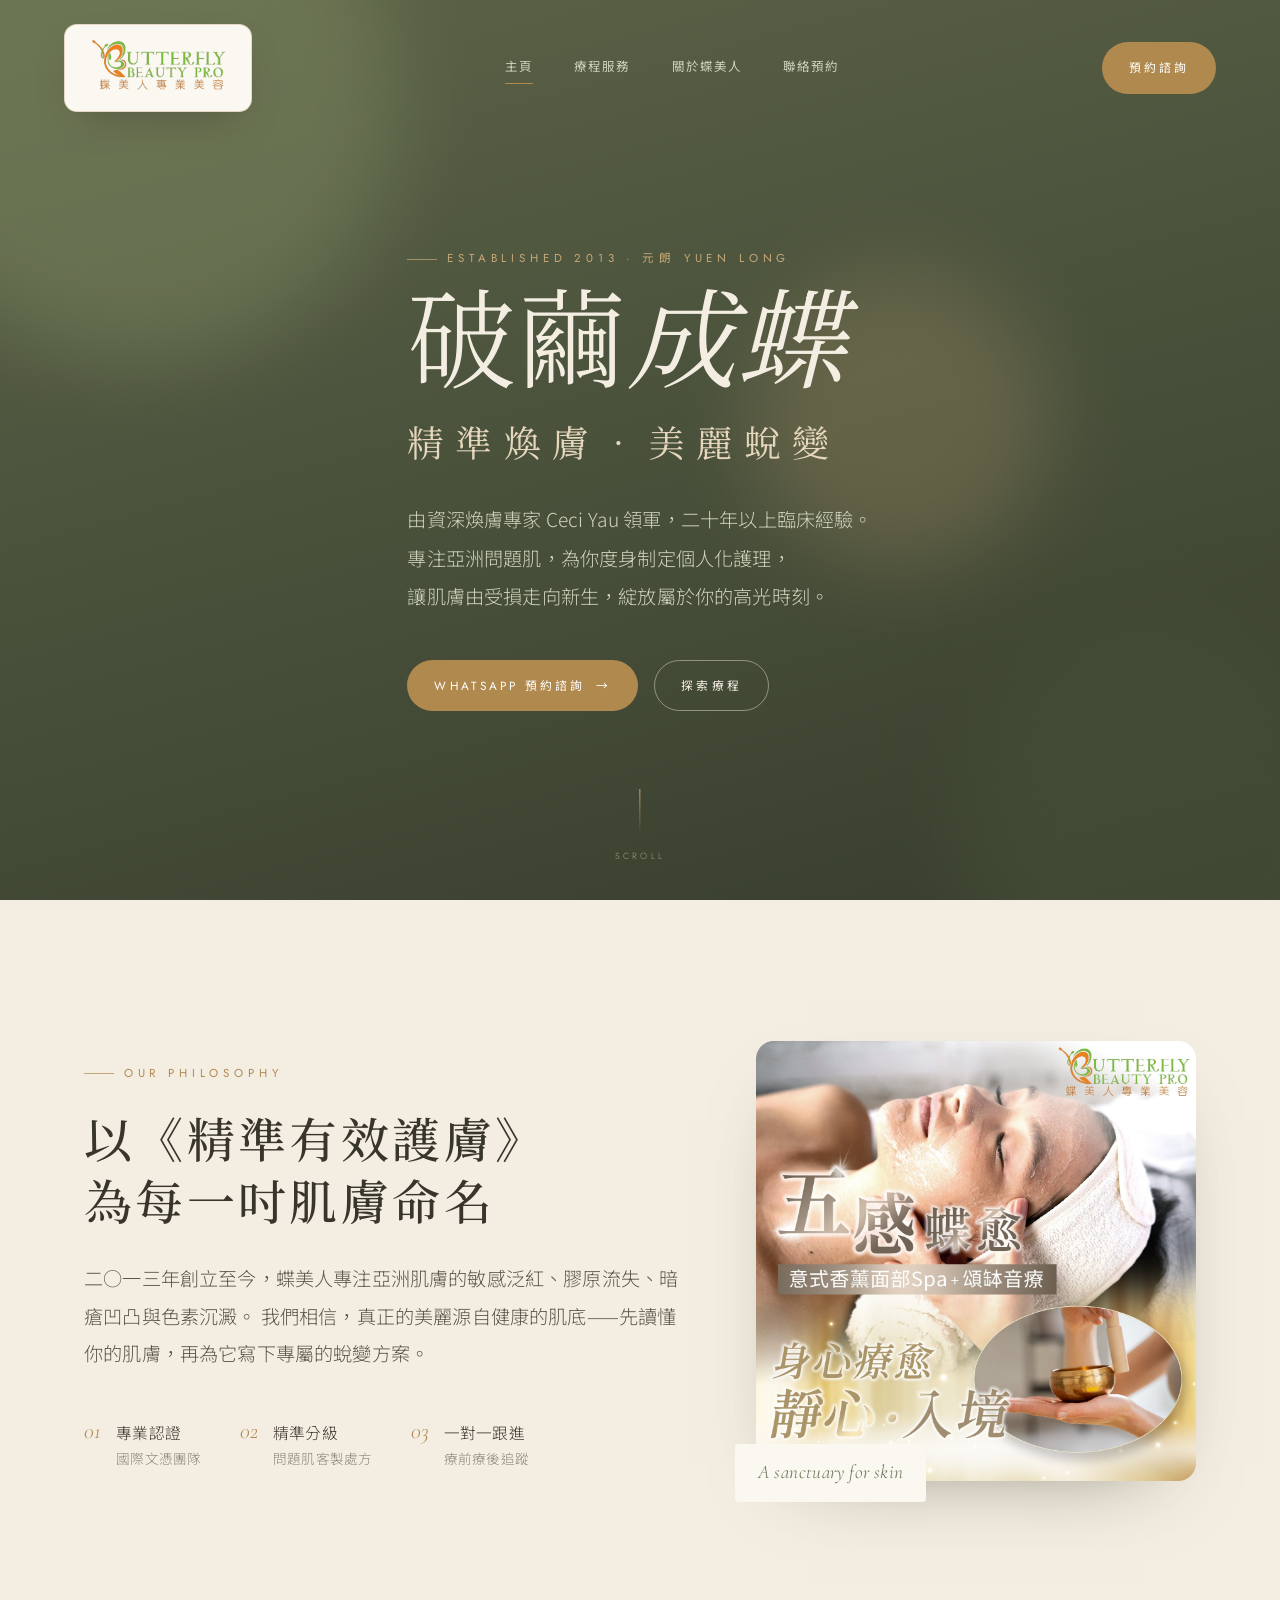
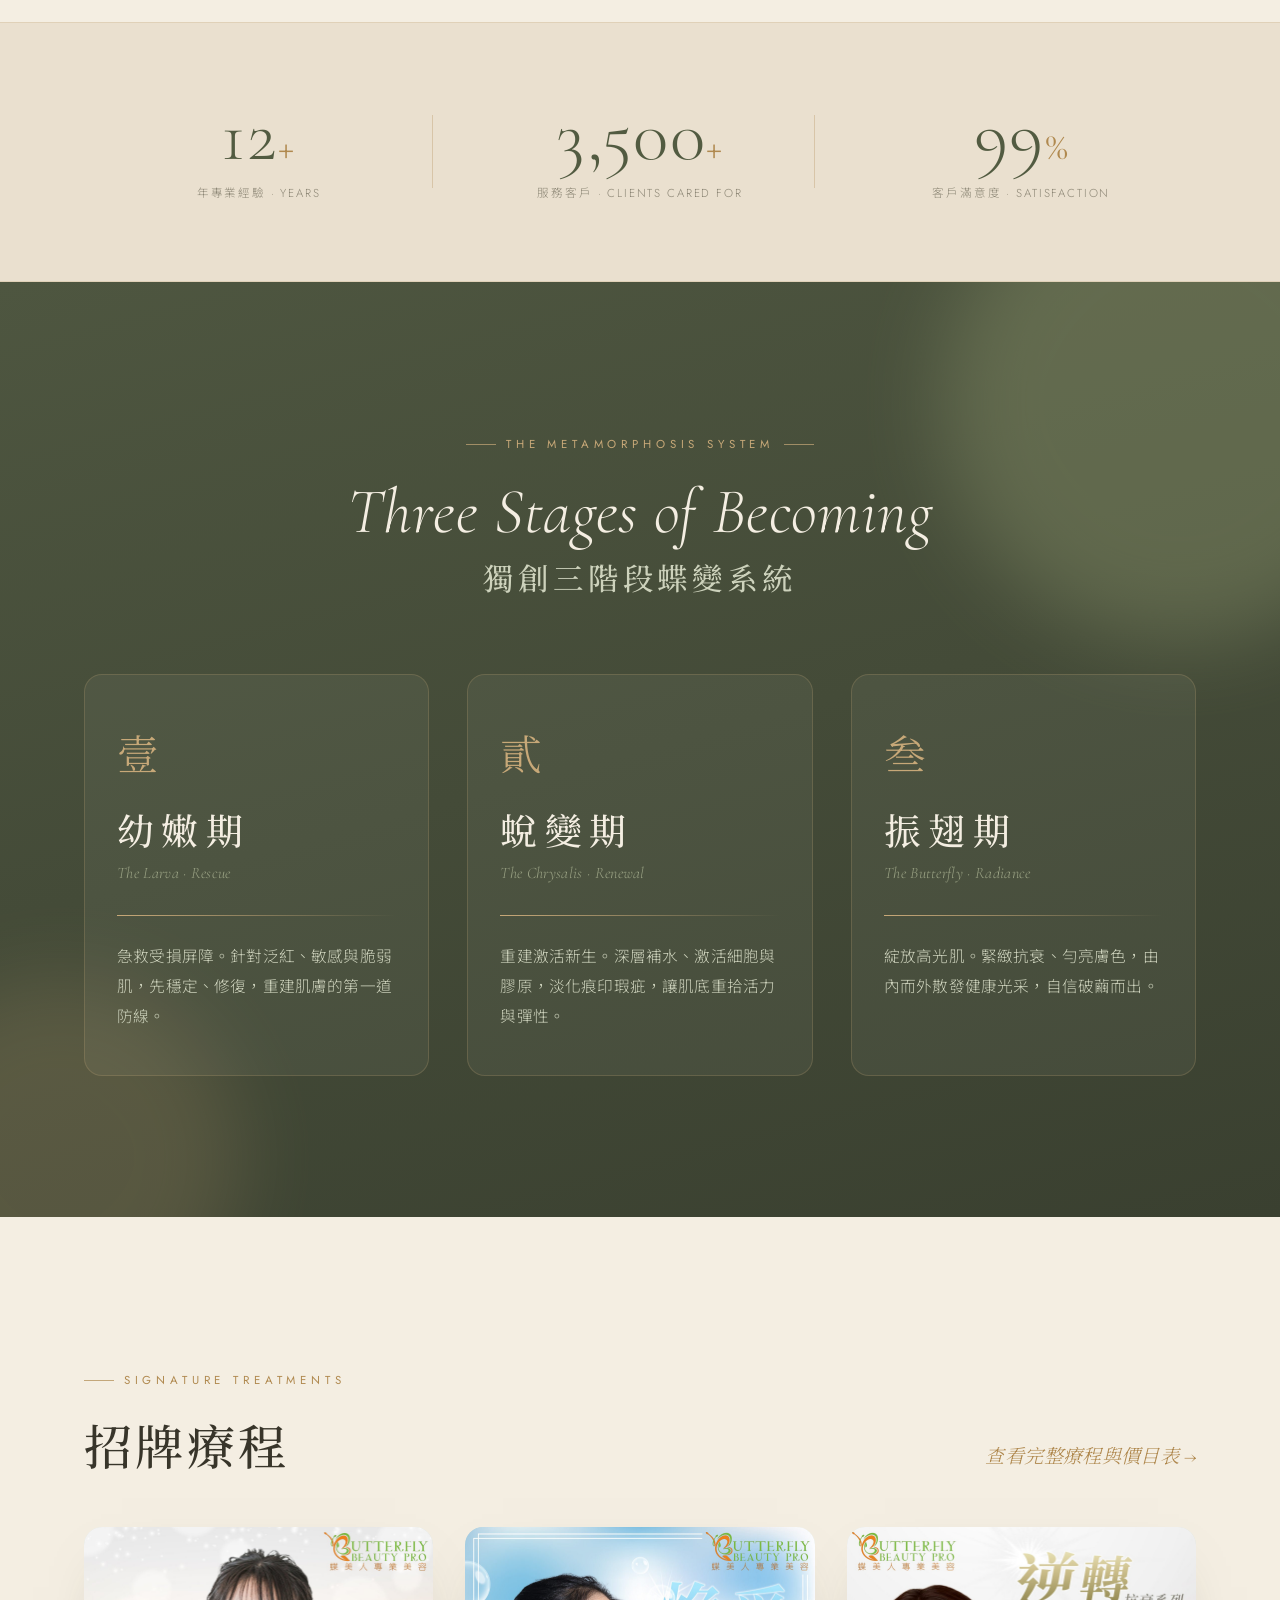
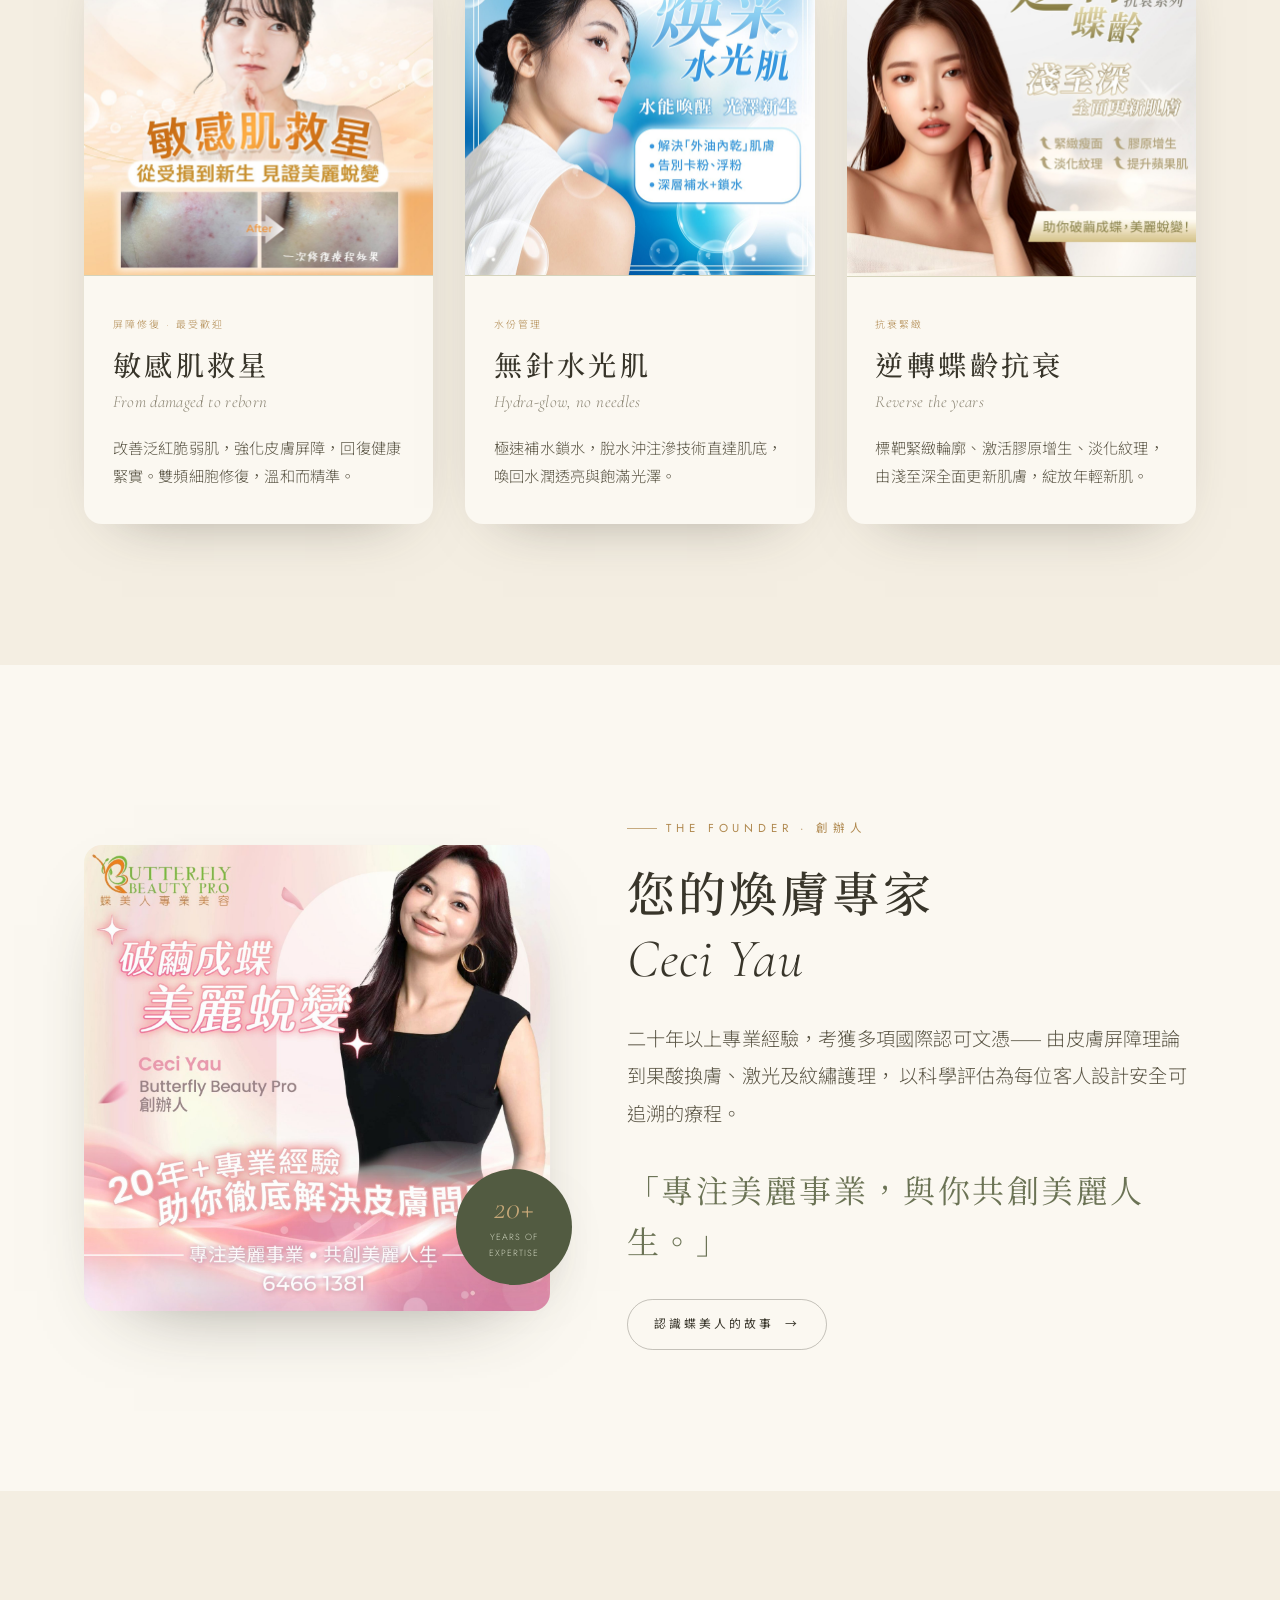
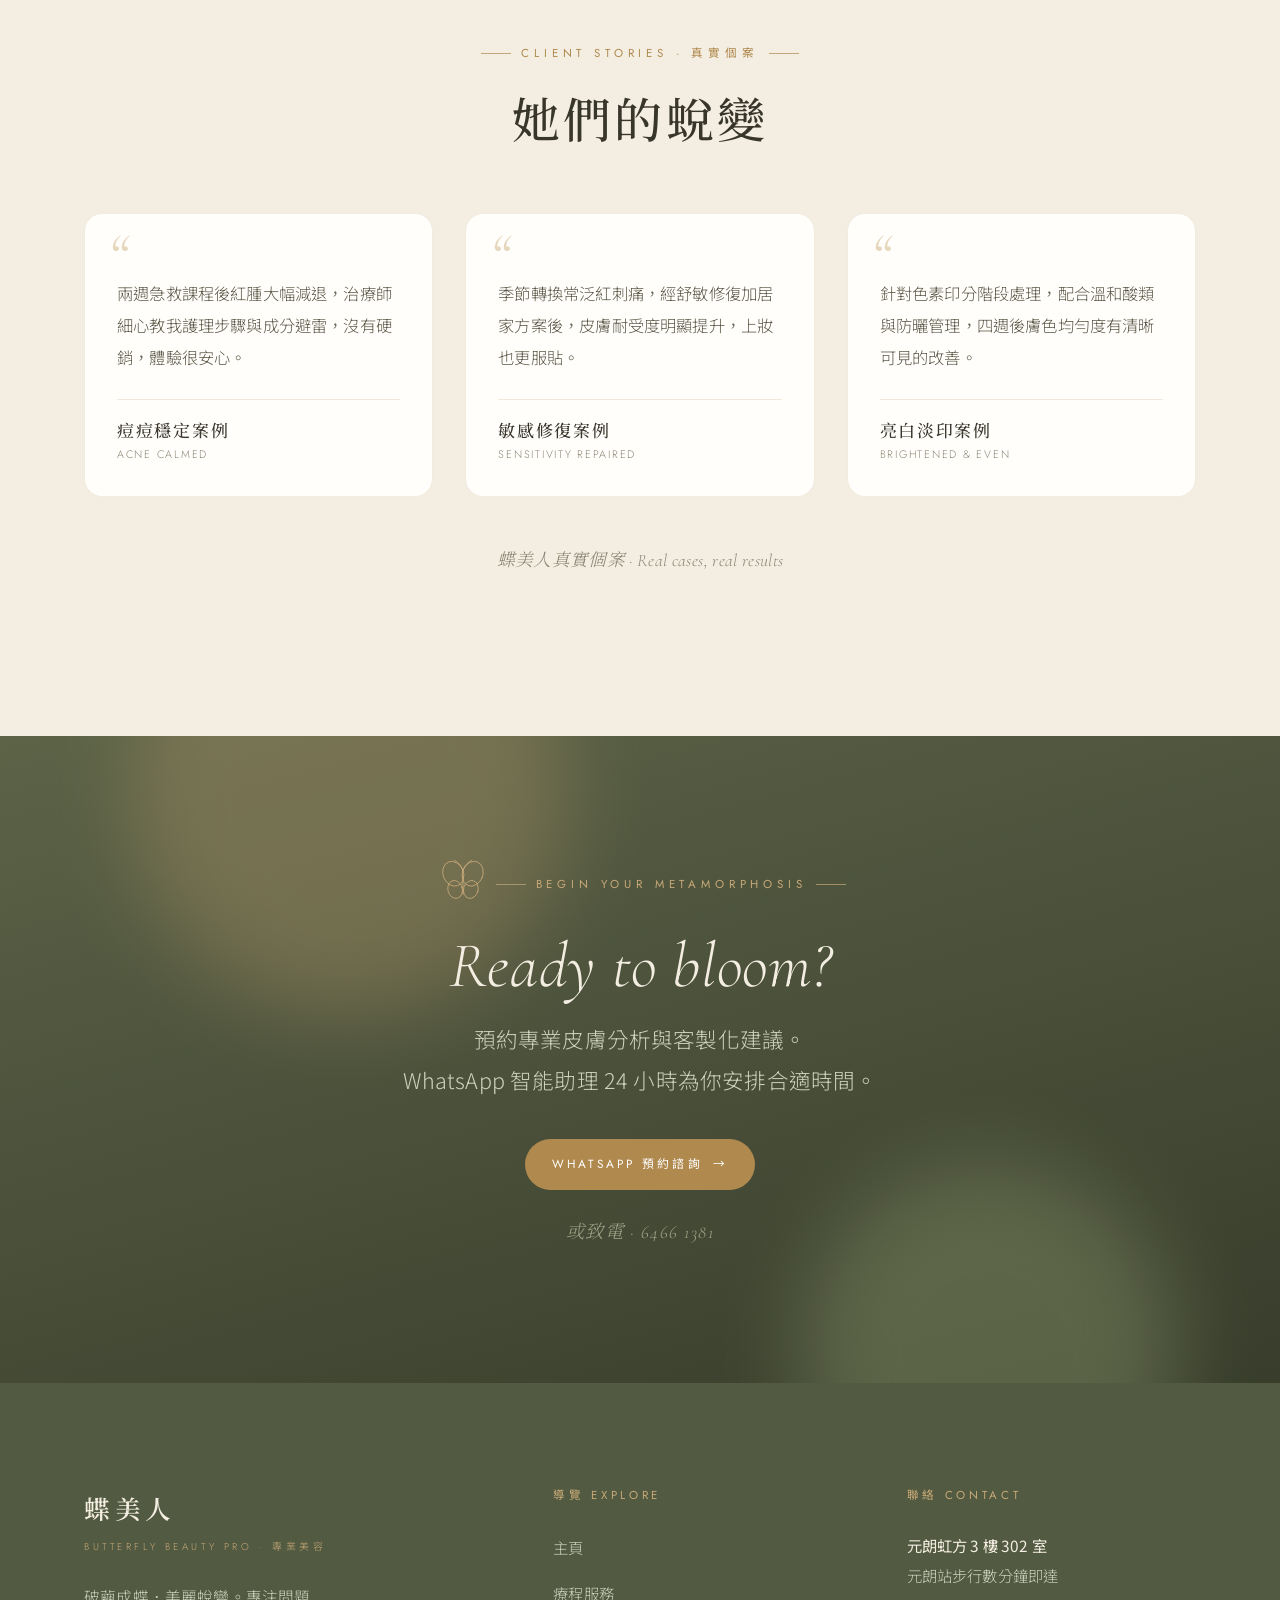
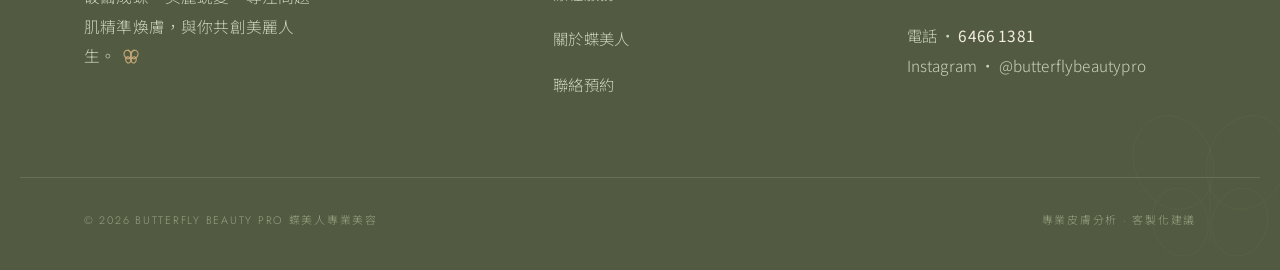
<file: index.html>
<!DOCTYPE html>
<html lang="zh-HK">
<head>
<meta charset="UTF-8" />
<meta name="viewport" content="width=device-width, initial-scale=1.0" />
<title>蝶美人專業美容 Butterfly Beauty Pro — 破繭成蝶．美麗蛻變</title>
<meta name="description" content="蝶美人專業美容（創立 2013），由 Ceci Yau 領軍，專注問題肌精準煥膚。獨創三階段蝶變系統，助你破繭成蝶，綻放高光肌。元朗門店．查詢預約 6466 1381。" />
<meta name="author" content="Butterfly Beauty Pro 蝶美人專業美容" />
<link rel="canonical" href="https://acgitprojects.github.io/butterflybeautypro/" />
<meta name="robots" content="index, follow, max-image-preview:large" />

<!-- Favicon / icons -->
<link rel="icon" href="favicon.ico" sizes="any" />
<link rel="icon" type="image/png" sizes="32x32" href="assets/favicon-32x32.png" />
<link rel="icon" type="image/png" sizes="16x16" href="assets/favicon-16x16.png" />
<link rel="icon" type="image/png" sizes="96x96" href="assets/favicon-96x96.png" />
<link rel="apple-touch-icon" sizes="180x180" href="assets/apple-touch-icon.png" />
<link rel="manifest" href="site.webmanifest" />
<meta name="theme-color" content="#525B41" />

<!-- Open Graph / social -->
<meta property="og:type" content="website" />
<meta property="og:site_name" content="Butterfly Beauty Pro 蝶美人專業美容" />
<meta property="og:locale" content="zh_HK" />
<meta property="og:title" content="蝶美人專業美容 Butterfly Beauty Pro — 破繭成蝶．美麗蛻變" />
<meta property="og:description" content="元朗專業美容（創立 2013），由 Ceci Yau 領軍，專注問題肌精準煥膚。獨創三階段蝶變系統，助你破繭成蝶。" />
<meta property="og:url" content="https://acgitprojects.github.io/butterflybeautypro/" />
<meta property="og:image" content="https://acgitprojects.github.io/butterflybeautypro/assets/og-image.jpg" />
<meta property="og:image:width" content="1200" />
<meta property="og:image:height" content="630" />
<meta property="og:image:alt" content="Butterfly Beauty Pro 蝶美人專業美容" />
<meta name="twitter:card" content="summary_large_image" />
<meta name="twitter:title" content="蝶美人專業美容 Butterfly Beauty Pro — 破繭成蝶．美麗蛻變" />
<meta name="twitter:description" content="元朗專業美容，專注問題肌精準煥膚。獨創三階段蝶變系統，助你破繭成蝶。" />
<meta name="twitter:image" content="https://acgitprojects.github.io/butterflybeautypro/assets/og-image.jpg" />

<!-- Structured data -->
<script type="application/ld+json">
{
  "@context": "https://schema.org",
  "@type": "BeautySalon",
  "@id": "https://acgitprojects.github.io/butterflybeautypro/#business",
  "name": "蝶美人專業美容 Butterfly Beauty Pro",
  "alternateName": "Butterfly Beauty Pro",
  "description": "元朗專業美容，創立於 2013 年，由 Ceci Yau 領軍，專注亞洲問題肌精準煥膚。獨創三階段蝶變系統。",
  "url": "https://acgitprojects.github.io/butterflybeautypro/",
  "image": "https://acgitprojects.github.io/butterflybeautypro/assets/og-image.jpg",
  "logo": "https://acgitprojects.github.io/butterflybeautypro/assets/logo.png",
  "telephone": "+852-6466-1381",
  "priceRange": "$$",
  "currenciesAccepted": "HKD",
  "foundingDate": "2013",
  "founder": { "@type": "Person", "name": "Ceci Yau" },
  "address": {
    "@type": "PostalAddress",
    "streetAddress": "虹方 3 樓 302 室",
    "addressLocality": "元朗 Yuen Long",
    "addressRegion": "新界 New Territories",
    "addressCountry": "HK"
  },
  "areaServed": "Yuen Long, Hong Kong",
  "sameAs": ["https://www.instagram.com/butterflybeautypro/"]
}
</script>
<link rel="preconnect" href="https://fonts.googleapis.com" />
<link rel="preconnect" href="https://fonts.gstatic.com" crossorigin />
<link href="https://fonts.googleapis.com/css2?family=Cormorant+Garamond:ital,wght@0,300;0,400;0,500;0,600;1,400;1,500&family=Jost:wght@400;500&family=Noto+Sans+TC:wght@300;400;500&family=Noto+Serif+TC:wght@300;400;500;600;700&display=swap" rel="stylesheet" />
<link rel="stylesheet" href="assets/styles.css" />
</head>
<body>

<!-- ===================== NAV ===================== -->
<nav class="nav on-hero">
  <div class="nav-logo">
    <a class="lk" href="index.html" aria-label="Butterfly Beauty Pro 主頁">
      <img src="assets/logo.png" alt="Butterfly Beauty Pro 蝶美人專業美容" class="logo-img" />
    </a>
  </div>
  <div class="nav-links">
    <a href="index.html" class="active">主頁</a>
    <a href="services.html">療程服務</a>
    <a href="about.html">關於蝶美人</a>
    <a href="contact.html">聯絡預約</a>
  </div>
  <a class="btn btn-gold nav-cta" data-wa>預約諮詢</a>
  <button class="nav-toggle" aria-label="選單">
    <span></span><span></span><span></span>
  </button>
</nav>

<div class="mobile-menu">
  <a href="index.html">主頁<span class="en">Home</span></a>
  <a href="services.html">療程服務<span class="en">Services</span></a>
  <a href="about.html">關於蝶美人<span class="en">About</span></a>
  <a href="contact.html">聯絡預約<span class="en">Contact</span></a>
  <a class="btn btn-gold" data-wa>預約諮詢</a>
</div>

<!-- ===================== HERO ===================== -->
<header class="hero" data-hero data-screen-label="Home Hero">
  <div class="dapple">
    <span style="width:520px;height:520px;background:#7c8760;top:-160px;left:-120px;"></span>
    <span style="width:420px;height:420px;background:#46503a;bottom:-140px;right:-100px;opacity:0.6;"></span>
    <span style="width:300px;height:300px;background:#c7a878;top:30%;right:18%;opacity:0.22;"></span>
  </div>
  <div class="hero-inner wrap">
    <p class="eyebrow on-dark reveal">Established 2013 · 元朗 Yuen Long</p>
    <h1 class="display hero-title reveal d1">破繭<span class="it">成蝶</span></h1>
    <p class="hero-sub-tc h-tc reveal d2">精準煥膚．美麗蛻變</p>
    <p class="hero-lede reveal d3">
      由資深煥膚專家 Ceci Yau 領軍，二十年以上臨床經驗。<br />
      專注亞洲問題肌，為你度身制定個人化護理，<br />
      讓肌膚由受損走向新生，綻放屬於你的高光時刻。
    </p>
    <div class="hero-cta reveal d4">
      <a class="btn btn-gold" data-wa>WhatsApp 預約諮詢<span class="arrow">→</span></a>
      <a class="btn btn-ghost on-dark" href="services.html">探索療程</a>
    </div>
  </div>
  <div class="hero-scroll">
    <span></span>
    <small>SCROLL</small>
  </div>
</header>

<!-- ===================== PHILOSOPHY ===================== -->
<section class="section">
  <div class="wrap philosophy">
    <div class="phil-text">
      <p class="eyebrow reveal">Our Philosophy</p>
      <h2 class="sec-title reveal d1">以《精準有效護膚》<br />為每一吋肌膚命名</h2>
      <p class="lede reveal d2" style="margin-top:1.8rem;">
        二○一三年創立至今，蝶美人專注亞洲肌膚的敏感泛紅、膠原流失、暗瘡凹凸與色素沉澱。
        我們相信，真正的美麗源自健康的肌底——先讀懂你的肌膚，再為它寫下專屬的蛻變方案。
      </p>
      <div class="phil-marks reveal d3">
        <div class="phil-mark">
          <span class="h-en">01</span>
          <p>專業認證<br /><em class="muted">國際文憑團隊</em></p>
        </div>
        <div class="phil-mark">
          <span class="h-en">02</span>
          <p>精準分級<br /><em class="muted">問題肌客製處方</em></p>
        </div>
        <div class="phil-mark">
          <span class="h-en">03</span>
          <p>一對一跟進<br /><em class="muted">療前療後追蹤</em></p>
        </div>
      </div>
    </div>
    <div class="phil-img reveal d2">
      <img src="assets/img/svc-spa.jpg" alt="意式香薰面部 Spa 護理空間" class="poster" loading="lazy" />
      <span class="phil-img-cap h-en">A sanctuary for skin</span>
    </div>
  </div>
</section>

<!-- ===================== STATS ===================== -->
<section class="stats-band">
  <div class="wrap stats-grid">
    <div class="stat reveal">
      <span class="stat-num h-en">12<i>+</i></span>
      <span class="stat-label">年專業經驗 · Years</span>
    </div>
    <div class="stat reveal d1">
      <span class="stat-num h-en">3,500<i>+</i></span>
      <span class="stat-label">服務客戶 · Clients cared for</span>
    </div>
    <div class="stat reveal d2">
      <span class="stat-num h-en">99<i>%</i></span>
      <span class="stat-label">客戶滿意度 · Satisfaction</span>
    </div>
  </div>
</section>

<!-- ===================== 3-STAGE SYSTEM ===================== -->
<section class="section system" data-screen-label="Three-stage system">
  <div class="dapple">
    <span style="width:480px;height:480px;background:#8a936b;top:-120px;right:-140px;opacity:0.4;"></span>
    <span style="width:360px;height:360px;background:#c7a878;bottom:-120px;left:-120px;opacity:0.18;"></span>
  </div>
  <div class="wrap" style="position:relative;z-index:2;">
    <div class="center" style="margin-bottom:clamp(3rem,6vw,5rem);">
      <p class="eyebrow is-centered on-dark reveal">The Metamorphosis System</p>
      <h2 class="sec-title-en reveal d1" style="color:var(--on-dark);">Three Stages of Becoming</h2>
      <p class="h-tc reveal d2" style="color:var(--on-dark-soft);font-size:clamp(1.3rem,2.6vw,1.9rem);margin-top:0.8rem;letter-spacing:0.16em;">獨創三階段蝶變系統</p>
    </div>
    <div class="stages">
      <article class="stage reveal d1">
        <span class="stage-no h-en">壹</span>
        <h3 class="stage-tc h-tc">幼嫩期</h3>
        <p class="stage-en h-en">The Larva · Rescue</p>
        <div class="stage-line"></div>
        <p class="stage-desc">急救受損屏障。針對泛紅、敏感與脆弱肌，先穩定、修復，重建肌膚的第一道防線。</p>
      </article>
      <article class="stage reveal d2">
        <span class="stage-no h-en">貳</span>
        <h3 class="stage-tc h-tc">蛻變期</h3>
        <p class="stage-en h-en">The Chrysalis · Renewal</p>
        <div class="stage-line"></div>
        <p class="stage-desc">重建激活新生。深層補水、激活細胞與膠原，淡化痕印瑕疵，讓肌底重拾活力與彈性。</p>
      </article>
      <article class="stage reveal d3">
        <span class="stage-no h-en">叁</span>
        <h3 class="stage-tc h-tc">振翅期</h3>
        <p class="stage-en h-en">The Butterfly · Radiance</p>
        <div class="stage-line"></div>
        <p class="stage-desc">綻放高光肌。緊緻抗衰、勻亮膚色，由內而外散發健康光采，自信破繭而出。</p>
      </article>
    </div>
  </div>
</section>

<!-- ===================== SERVICES PREVIEW ===================== -->
<section class="section">
  <div class="wrap">
    <div class="svc-head">
      <div>
        <p class="eyebrow reveal">Signature Treatments</p>
        <h2 class="sec-title reveal d1">招牌療程</h2>
      </div>
      <a class="svc-head-link h-en reveal d2" href="services.html">查看完整療程與價目表 <span class="arrow">→</span></a>
    </div>
    <div class="svc-grid">
      <a class="svc-card reveal d1" href="services.html">
        <img src="assets/img/svc-sensitive.jpg" alt="敏感肌救星" class="card-photo" loading="lazy" />
        <div class="svc-body">
          <span class="svc-tag">屏障修復 · 最受歡迎</span>
          <h3 class="h-tc">敏感肌救星</h3>
          <p class="h-en svc-card-en">From damaged to reborn</p>
          <p class="svc-card-desc">改善泛紅脆弱肌，強化皮膚屏障，回復健康緊實。雙頻細胞修復，溫和而精準。</p>
        </div>
      </a>
      <a class="svc-card reveal d2" href="services.html">
        <img src="assets/img/svc-hydra.jpg" alt="無針水光肌" class="card-photo" loading="lazy" />
        <div class="svc-body">
          <span class="svc-tag">水份管理</span>
          <h3 class="h-tc">無針水光肌</h3>
          <p class="h-en svc-card-en">Hydra-glow, no needles</p>
          <p class="svc-card-desc">極速補水鎖水，脫水沖注滲技術直達肌底，喚回水潤透亮與飽滿光澤。</p>
        </div>
      </a>
      <a class="svc-card reveal d3" href="services.html">
        <img src="assets/img/svc-antiage.jpg" alt="逆轉蝶齡抗衰系列" class="card-photo" loading="lazy" />
        <div class="svc-body">
          <span class="svc-tag">抗衰緊緻</span>
          <h3 class="h-tc">逆轉蝶齡抗衰</h3>
          <p class="h-en svc-card-en">Reverse the years</p>
          <p class="svc-card-desc">標靶緊緻輪廓、激活膠原增生、淡化紋理，由淺至深全面更新肌膚，綻放年輕新肌。</p>
        </div>
      </a>
    </div>
  </div>
</section>

<!-- ===================== FOUNDER TEASER ===================== -->
<section class="section founder-teaser" data-screen-label="Founder teaser">
  <div class="wrap founder-grid">
    <div class="founder-img reveal">
      <img src="assets/img/founder.jpg" alt="Ceci Yau 創辦人" class="poster" loading="lazy" />
      <div class="founder-badge">
        <span class="h-en">20+</span>
        <small>Years of<br />expertise</small>
      </div>
    </div>
    <div class="founder-text">
      <p class="eyebrow reveal">The Founder · 創辦人</p>
      <h2 class="sec-title reveal d1">您的煥膚專家<br /><span class="h-en" style="font-style:italic;font-size:clamp(2.2rem,4.5vw,3.4rem);font-weight:300;">Ceci Yau</span></h2>
      <p class="lede reveal d2" style="margin-top:1.6rem;">
        二十年以上專業經驗，考獲多項國際認可文憑——
        由皮膚屏障理論到果酸換膚、激光及紋繡護理，
        以科學評估為每位客人設計安全可追溯的療程。
      </p>
      <p class="founder-quote h-tc reveal d3">「專注美麗事業，與你共創美麗人生。」</p>
      <a class="btn btn-ghost reveal d3" href="about.html">認識蝶美人的故事 <span class="arrow">→</span></a>
    </div>
  </div>
</section>

<!-- ===================== TESTIMONIALS ===================== -->
<section class="section testimonials">
  <div class="wrap">
    <div class="center" style="margin-bottom:clamp(2.6rem,5vw,4rem);">
      <p class="eyebrow is-centered reveal">Client Stories · 真實個案</p>
      <h2 class="sec-title reveal d1">她們的蛻變</h2>
    </div>
    <div class="tst-grid">
      <figure class="tst reveal d1">
        <span class="tst-mark h-en">“</span>
        <blockquote>兩週急救課程後紅腫大幅減退，治療師細心教我護理步驟與成分避雷，沒有硬銷，體驗很安心。</blockquote>
        <figcaption><strong class="h-tc">痘痘穩定案例</strong><span class="muted">Acne calmed</span></figcaption>
      </figure>
      <figure class="tst reveal d2">
        <span class="tst-mark h-en">“</span>
        <blockquote>季節轉換常泛紅刺痛，經舒敏修復加居家方案後，皮膚耐受度明顯提升，上妝也更服貼。</blockquote>
        <figcaption><strong class="h-tc">敏感修復案例</strong><span class="muted">Sensitivity repaired</span></figcaption>
      </figure>
      <figure class="tst reveal d3">
        <span class="tst-mark h-en">“</span>
        <blockquote>針對色素印分階段處理，配合溫和酸類與防曬管理，四週後膚色均勻度有清晰可見的改善。</blockquote>
        <figcaption><strong class="h-tc">亮白淡印案例</strong><span class="muted">Brightened &amp; even</span></figcaption>
      </figure>
    </div>
    <p class="tst-foot center h-en reveal">蝶美人真實個案 · Real cases, real results</p>
  </div>
</section>

<!-- ===================== CONTACT CTA ===================== -->
<section class="cta-band" data-screen-label="Contact CTA">
  <div class="dapple">
    <span style="width:440px;height:440px;background:#c7a878;top:-160px;left:10%;opacity:0.28;"></span>
    <span style="width:380px;height:380px;background:#7c8760;bottom:-160px;right:8%;opacity:0.5;"></span>
  </div>
  <div class="wrap center" style="position:relative;z-index:2;">
    <span class="cta-bfly">
      <svg class="bfly" width="58" height="58" viewBox="0 0 48 48" fill="none" stroke="currentColor" stroke-width="0.9" stroke-linecap="round" aria-hidden="true">
        <ellipse cx="16" cy="18" rx="8.5" ry="10.5" transform="rotate(-22 16 18)"/>
        <ellipse cx="32" cy="18" rx="8.5" ry="10.5" transform="rotate(22 32 18)"/>
        <ellipse cx="17.5" cy="31" rx="6" ry="7.5" transform="rotate(-15 17.5 31)"/>
        <ellipse cx="30.5" cy="31" rx="6" ry="7.5" transform="rotate(15 30.5 31)"/>
        <line x1="24" y1="15" x2="24" y2="35"/>
        <path d="M24 15 C 22 10, 19 8, 17 7"/>
        <path d="M24 15 C 26 10, 29 8, 31 7"/>
      </svg>
    </span>
    <p class="eyebrow is-centered on-dark reveal">Begin Your Metamorphosis</p>
    <h2 class="sec-title-en reveal d1" style="color:var(--on-dark);">Ready to bloom?</h2>
    <p class="reveal d2" style="color:var(--on-dark-soft);font-size:clamp(1.1rem,1.8vw,1.35rem);max-width:42ch;margin:1.2rem auto 2.4rem;line-height:1.9;">
      預約專業皮膚分析與客製化建議。<br />WhatsApp 智能助理 24 小時為你安排合適時間。
    </p>
    <a class="btn btn-gold reveal d3" data-wa>WhatsApp 預約諮詢<span class="arrow">→</span></a>
    <p class="cta-phone h-en reveal d3">或致電 · 6466 1381</p>
  </div>
</section>

<!-- ===================== FOOTER ===================== -->
<footer class="footer">
  <div class="wrap footer-grid">
    <div>
      <div class="f-logo"><div class="tc">蝶美人</div><div class="en">Butterfly Beauty Pro · 專業美容</div></div>
      <p class="f-tag">破繭成蝶．美麗蛻變。專注問題肌精準煥膚，與你共創美麗人生。<svg class="bfly" width="20" height="20" viewBox="0 0 48 48" fill="none" stroke="currentColor" stroke-width="1.1" stroke-linecap="round" aria-hidden="true" style="vertical-align:-0.28em;margin-left:0.3em;color:var(--gold-soft);"><ellipse cx="16" cy="18" rx="8.5" ry="10.5" transform="rotate(-22 16 18)"/><ellipse cx="32" cy="18" rx="8.5" ry="10.5" transform="rotate(22 32 18)"/><ellipse cx="17.5" cy="31" rx="6" ry="7.5" transform="rotate(-15 17.5 31)"/><ellipse cx="30.5" cy="31" rx="6" ry="7.5" transform="rotate(15 30.5 31)"/><line x1="24" y1="15" x2="24" y2="35"/><path d="M24 15 C 22 10, 19 8, 17 7"/><path d="M24 15 C 26 10, 29 8, 31 7"/></svg></p>
    </div>
    <div>
      <h4>導覽 Explore</h4>
      <ul>
        <li><a href="index.html">主頁</a></li>
        <li><a href="services.html">療程服務</a></li>
        <li><a href="about.html">關於蝶美人</a></li>
        <li><a href="contact.html">聯絡預約</a></li>
      </ul>
    </div>
    <div>
      <h4>聯絡 Contact</h4>
      <p class="f-info">
        <strong>元朗虹方 3 樓 302 室</strong><br />
        元朗站步行數分鐘即達<br /><br />
        電話 · <strong>6466 1381</strong><br />
        <a href="https://www.instagram.com/butterflybeautypro/" target="_blank" rel="noopener">Instagram · @butterflybeautypro</a>
      </p>
    </div>
  </div>
  <div class="wrap footer-bottom">
    <span>© 2026 Butterfly Beauty Pro 蝶美人專業美容</span>
    <span>專業皮膚分析 · 客製化建議</span>
  </div>
  <div class="footer-bfly">
    <svg class="bfly" width="220" height="220" viewBox="0 0 48 48" fill="none" stroke="currentColor" stroke-width="0.5" aria-hidden="true">
      <ellipse cx="16" cy="18" rx="8.5" ry="10.5" transform="rotate(-22 16 18)"/>
      <ellipse cx="32" cy="18" rx="8.5" ry="10.5" transform="rotate(22 32 18)"/>
      <ellipse cx="17.5" cy="31" rx="6" ry="7.5" transform="rotate(-15 17.5 31)"/>
      <ellipse cx="30.5" cy="31" rx="6" ry="7.5" transform="rotate(15 30.5 31)"/>
      <line x1="24" y1="15" x2="24" y2="35"/>
    </svg>
  </div>
</footer>

<style>
/* ===== Home-specific ===== */
.hero {
  min-height: 100svh;
  background: linear-gradient(165deg, #5c6347 0%, #474f3a 55%, #383d2c 100%);
  display: flex; flex-direction: column; justify-content: center;
  position: relative; overflow: hidden;
  padding-block: 8rem 5rem;
}
.hero-inner { position: relative; z-index: 2; }
.hero-title { color: var(--on-dark); margin: 0; }
.hero-sub-tc { color: var(--gold-pale); font-size: clamp(1.4rem, 3vw, 2.3rem); letter-spacing: 0.3em; margin: 1.2rem 0 0; font-weight: 400; }
.hero-lede { color: var(--on-dark-soft); font-size: clamp(1rem, 1.5vw, 1.2rem); line-height: 2; margin: 2.2rem 0 2.8rem; font-weight: 300; }
.hero-cta { display: flex; gap: 1rem; flex-wrap: wrap; }
.hero-scroll { position: absolute; bottom: 2.2rem; left: 50%; transform: translateX(-50%); display: flex; flex-direction: column; align-items: center; gap: 0.8rem; z-index: 2; }
.hero-scroll span { width: 1px; height: 46px; background: linear-gradient(var(--gold-soft), transparent); animation: scrollPulse 2.4s ease-in-out infinite; }
.hero-scroll small { font-family: var(--label); font-size: 0.56rem; letter-spacing: 0.34em; color: var(--on-dark-faint); }
@keyframes scrollPulse { 0%,100% { opacity: 0.3; transform: scaleY(0.7); } 50% { opacity: 1; transform: scaleY(1); } }

.philosophy { display: grid; grid-template-columns: 1.15fr 0.85fr; gap: clamp(3rem, 6vw, 6rem); align-items: center; }
.phil-marks { display: flex; gap: clamp(1.5rem,3vw,3rem); margin-top: 3rem; flex-wrap: wrap; }
.phil-mark { display: flex; gap: 0.9rem; align-items: flex-start; }
.phil-mark .h-en { font-size: 1.4rem; color: var(--gold); font-style: italic; line-height: 1; }
.phil-mark p { margin: 0; font-size: 0.98rem; line-height: 1.6; }
.phil-mark em { font-style: normal; font-size: 0.85rem; }
.phil-img { position: relative; }
.phil-img .ph { box-shadow: var(--shadow-card); }
.phil-img-cap { position: absolute; bottom: -1.3rem; left: -1.3rem; background: var(--paper); padding: 0.7rem 1.4rem; font-style: italic; font-size: 1.2rem; color: var(--sage); box-shadow: var(--shadow-soft); border-radius: 4px; }

.stats-band { background: var(--cream-deep); padding-block: clamp(3rem, 6vw, 5rem); border-block: 1px solid rgba(176,137,79,0.18); }
.stats-grid { display: grid; grid-template-columns: repeat(3, 1fr); gap: 2rem; text-align: center; }
.stat { display: flex; flex-direction: column; gap: 0.6rem; position: relative; }
.stat:not(:last-child)::after { content: ""; position: absolute; right: 0; top: 15%; bottom: 15%; width: 1px; background: rgba(176,137,79,0.3); }
.stat-num { font-size: clamp(2.8rem, 6vw, 4.6rem); color: var(--sage-deep); font-weight: 300; line-height: 1; }
.stat-num i { font-style: normal; color: var(--gold); font-size: 0.55em; }
.stat-label { font-family: var(--label); font-size: 0.72rem; letter-spacing: 0.16em; text-transform: uppercase; color: var(--ink-faint); }

.system { background: linear-gradient(165deg, #4e5640, #3a4030); overflow: hidden; }
.stages { display: grid; grid-template-columns: repeat(3, 1fr); gap: clamp(1.4rem, 3vw, 2.6rem); }
.stage { background: rgba(244,238,226,0.05); border: 1px solid rgba(199,168,120,0.22); border-radius: var(--radius-lg); padding: clamp(2rem,3.5vw,3rem) clamp(1.6rem,2.5vw,2.4rem); transition: transform 0.5s cubic-bezier(0.22,1,0.36,1), background 0.5s, border-color 0.5s; }
.stage:hover { transform: translateY(-8px); background: rgba(244,238,226,0.09); border-color: var(--gold-soft); }
.stage-no { display: block; font-size: 2.6rem; color: var(--gold-soft); font-weight: 300; }
.stage-tc { color: var(--on-dark); font-size: clamp(1.7rem, 3vw, 2.3rem); margin-top: 0.6rem; letter-spacing: 0.2em; }
.stage-en { font-style: italic; color: var(--on-dark-faint); font-size: 1rem; margin: 0.4rem 0 0; }
.stage-line { height: 1px; background: linear-gradient(90deg, var(--gold-soft), transparent); margin: 1.6rem 0; }
.stage-desc { color: var(--on-dark-soft); font-size: 0.98rem; line-height: 1.9; margin: 0; }

.svc-head { display: flex; justify-content: space-between; align-items: flex-end; gap: 1.5rem; margin-bottom: clamp(2.4rem,4vw,3.6rem); flex-wrap: wrap; }
.svc-head-link { font-style: italic; font-size: 1.2rem; color: var(--gold); white-space: nowrap; }
.svc-head-link:hover { color: var(--sage); }
.svc-grid { display: grid; grid-template-columns: repeat(3, 1fr); gap: clamp(1.4rem, 2.5vw, 2.2rem); }
.svc-card { background: var(--paper); border-radius: var(--radius-lg); overflow: hidden; box-shadow: var(--shadow-soft); transition: transform 0.5s cubic-bezier(0.22,1,0.36,1), box-shadow 0.5s; display: block; }
.svc-card:hover { transform: translateY(-8px); box-shadow: var(--shadow-card); }
.svc-card .ph { border: 0; border-bottom: 1px solid rgba(176,137,79,0.15); }
.svc-body { padding: 1.8rem 1.8rem 2.2rem; }
.svc-tag { font-family: var(--label); font-size: 0.62rem; letter-spacing: 0.2em; text-transform: uppercase; color: var(--gold); }
.svc-body h3 { font-size: clamp(1.4rem,2.2vw,1.8rem); margin: 0.6rem 0 0; letter-spacing: 0.12em; }
.svc-card-en { font-style: italic; color: var(--ink-faint); margin: 0.2rem 0 0; font-size: 1.05rem; }
.svc-card-desc { font-size: 0.95rem; line-height: 1.85; color: var(--ink-soft); margin: 1rem 0 0; }

.founder-teaser { background: var(--paper); }
.founder-grid { display: grid; grid-template-columns: 0.9fr 1.1fr; gap: clamp(3rem,6vw,6rem); align-items: center; }
.founder-img { position: relative; }
.founder-img .ph { box-shadow: var(--shadow-card); }
.founder-badge { position: absolute; bottom: 1.6rem; right: -1.4rem; background: var(--sage-deep); color: var(--on-dark); border-radius: 50%; width: 116px; height: 116px; display: flex; flex-direction: column; align-items: center; justify-content: center; box-shadow: var(--shadow-soft); }
.founder-badge .h-en { font-size: 2rem; color: var(--gold-soft); font-style: italic; line-height: 1; }
.founder-badge small { font-family: var(--label); font-size: 0.56rem; letter-spacing: 0.12em; text-transform: uppercase; text-align: center; margin-top: 0.3rem; color: var(--on-dark-soft); }
.founder-quote { font-size: clamp(1.4rem,2.6vw,2rem); color: var(--sage); font-weight: 400; line-height: 1.6; margin: 2rem 0; letter-spacing: 0.08em; }

.testimonials { background: var(--cream); }
.tst-grid { display: grid; grid-template-columns: repeat(3, 1fr); gap: clamp(1.4rem,2.5vw,2.2rem); }
.tst { background: var(--paper-pure); border: 1px solid rgba(176,137,79,0.16); border-radius: var(--radius-lg); padding: 2.4rem 2rem 2rem; margin: 0; position: relative; }
.tst-mark { position: absolute; top: 0.6rem; left: 1.4rem; font-size: 4rem; color: var(--gold-pale); font-style: italic; line-height: 1; }
.tst blockquote { margin: 1.6rem 0 1.6rem; font-size: 1.02rem; line-height: 1.95; color: var(--ink-soft); }
.tst figcaption { display: flex; flex-direction: column; gap: 0.2rem; padding-top: 1.2rem; border-top: 1px solid rgba(176,137,79,0.18); }
.tst figcaption strong { font-weight: 500; letter-spacing: 0.1em; }
.tst figcaption .muted { font-family: var(--label); font-size: 0.68rem; letter-spacing: 0.16em; text-transform: uppercase; }
.tst-foot { margin-top: 3rem; font-style: italic; color: var(--ink-faint); font-size: 1.1rem; }

.cta-band { background: linear-gradient(165deg, #5c6347, #383d2c); padding-block: clamp(4.5rem,9vw,8rem); position: relative; overflow: hidden; }
.cta-bfly { color: var(--gold-soft); display: inline-block; margin-bottom: 1.4rem; }
.cta-phone { margin-top: 1.6rem; font-style: italic; font-size: 1.15rem; color: var(--on-dark-faint); letter-spacing: 0.08em; }

@media (max-width: 880px) {
  .philosophy, .founder-grid { grid-template-columns: 1fr; }
  .founder-img { max-width: 420px; margin: 0 auto; }
  .stages, .svc-grid, .tst-grid { grid-template-columns: 1fr; }
  .stats-grid { grid-template-columns: 1fr; gap: 2.4rem; }
  .stat:not(:last-child)::after { display: none; }
  .stat:not(:last-child) { padding-bottom: 2.4rem; border-bottom: 1px solid rgba(176,137,79,0.22); }
  .svc-head { flex-direction: column; align-items: flex-start; }
}
</style>
<script src="assets/site.js?v=3"></script>
</body>
</html>
</file>
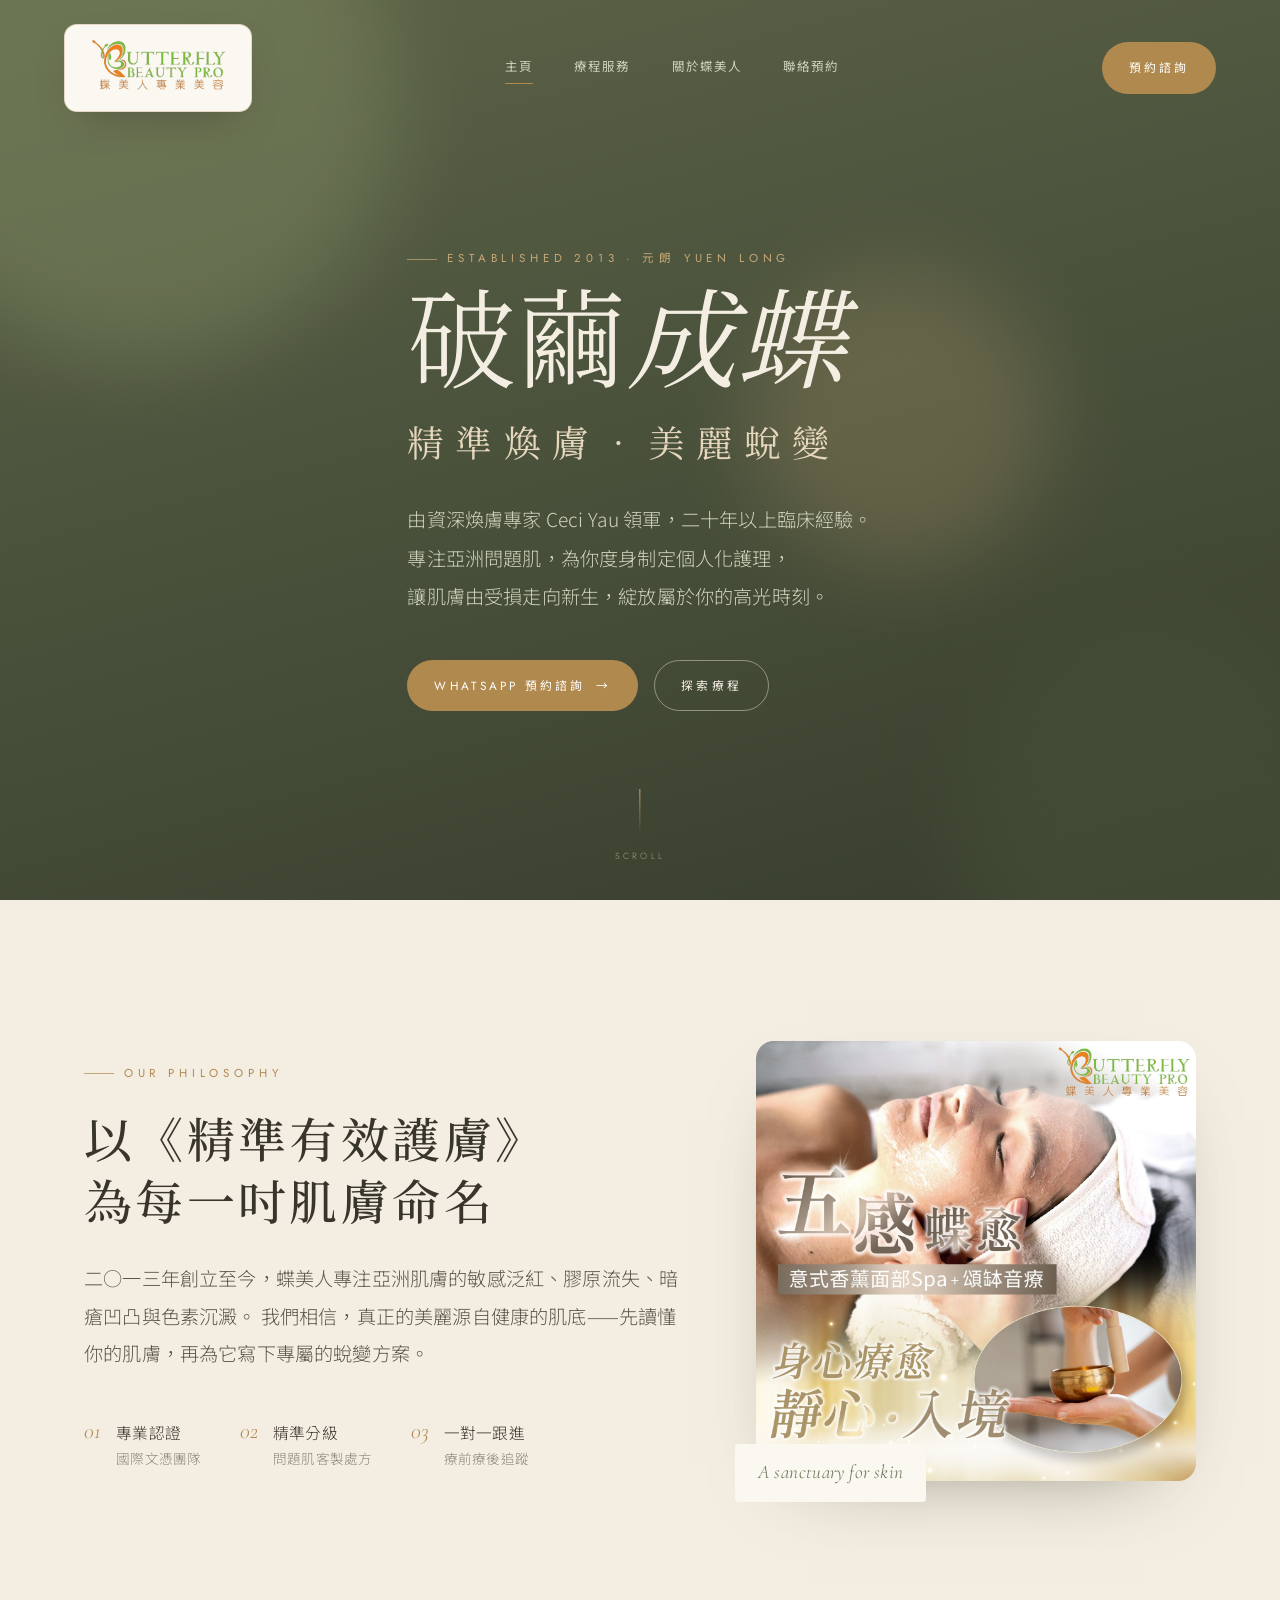
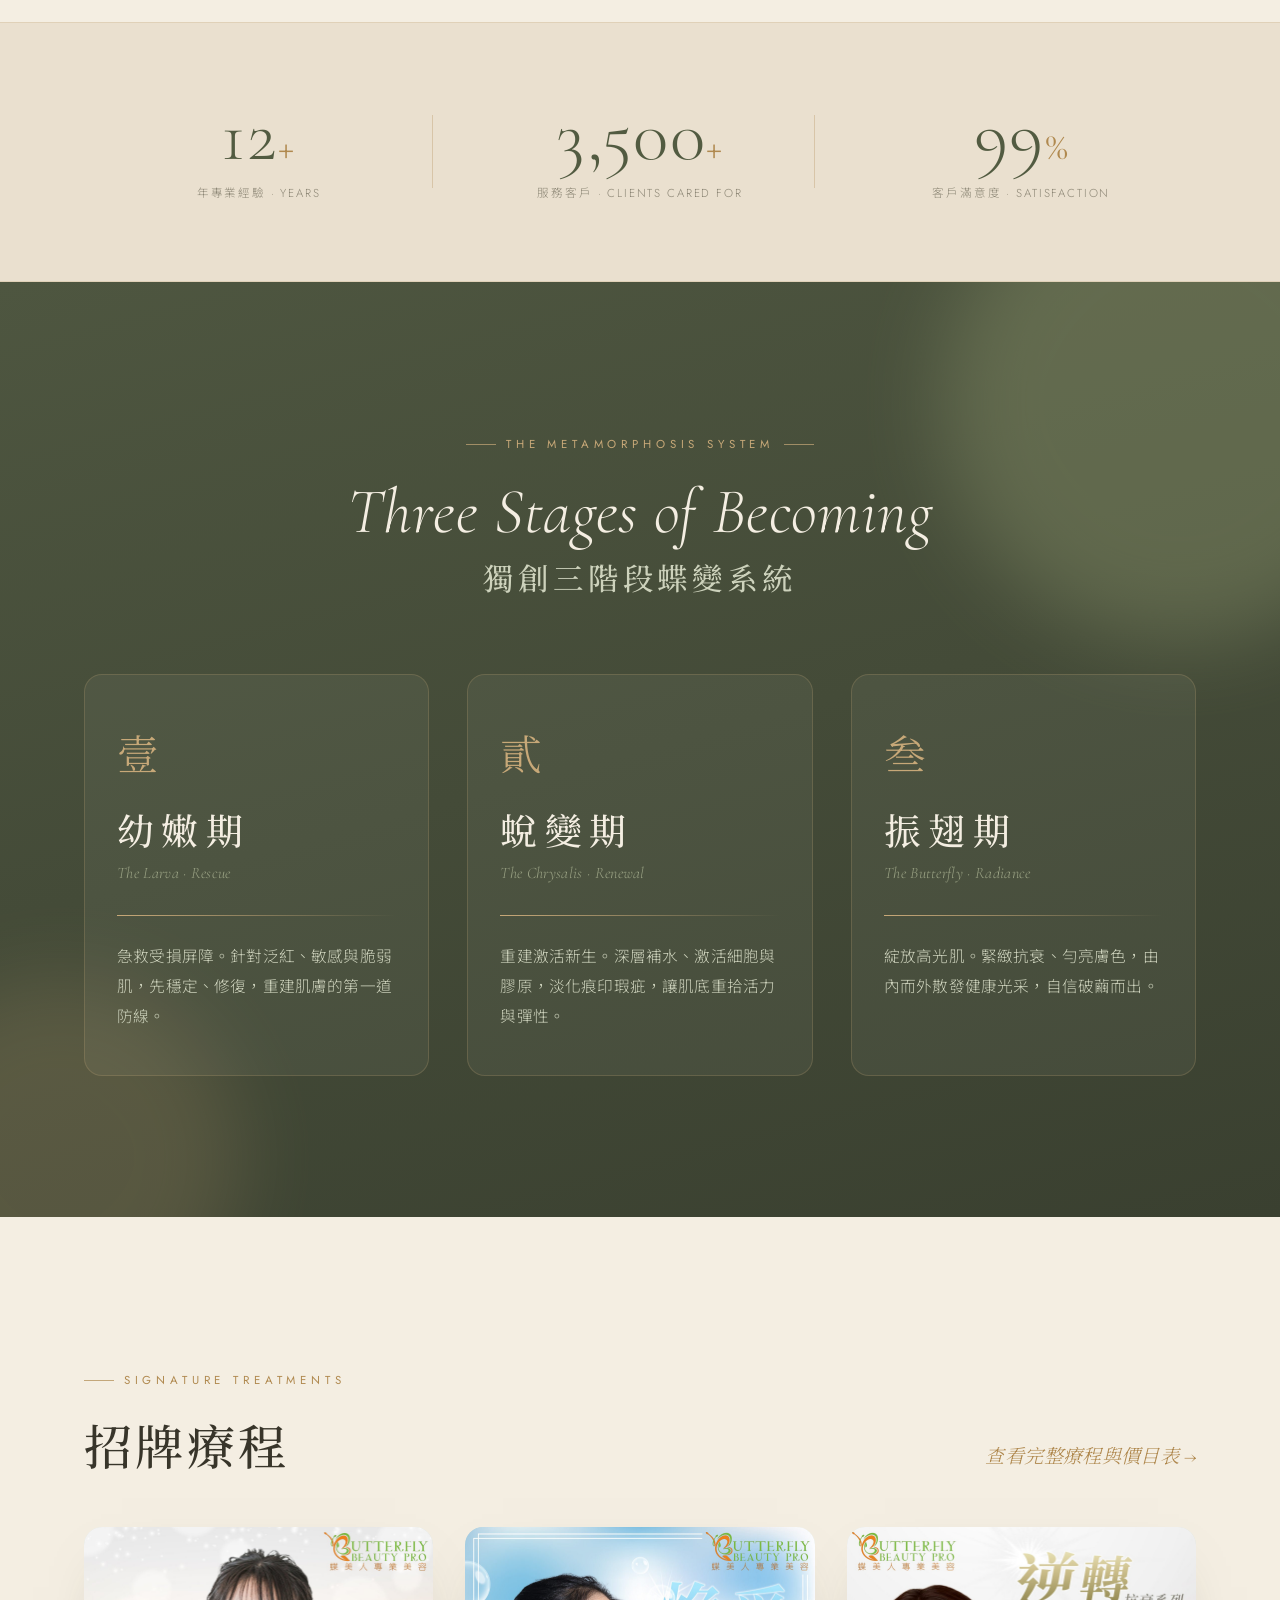
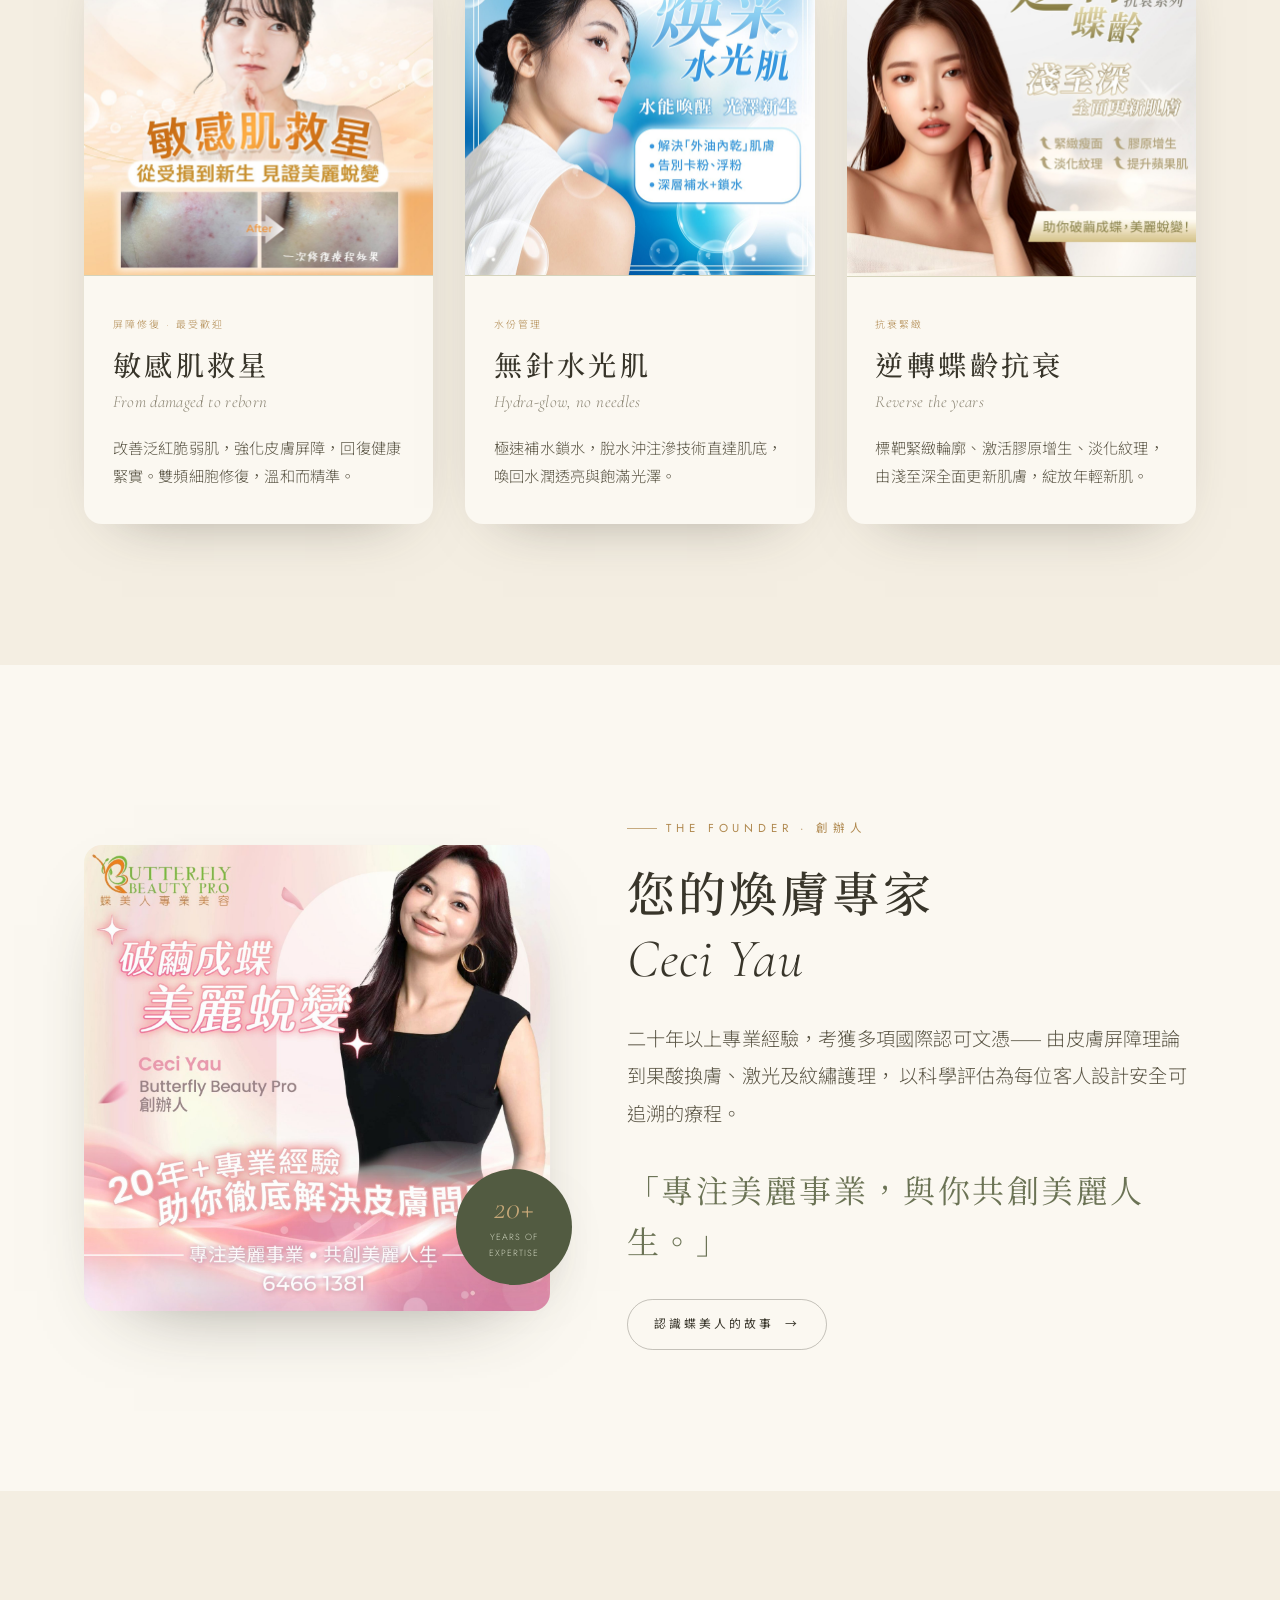
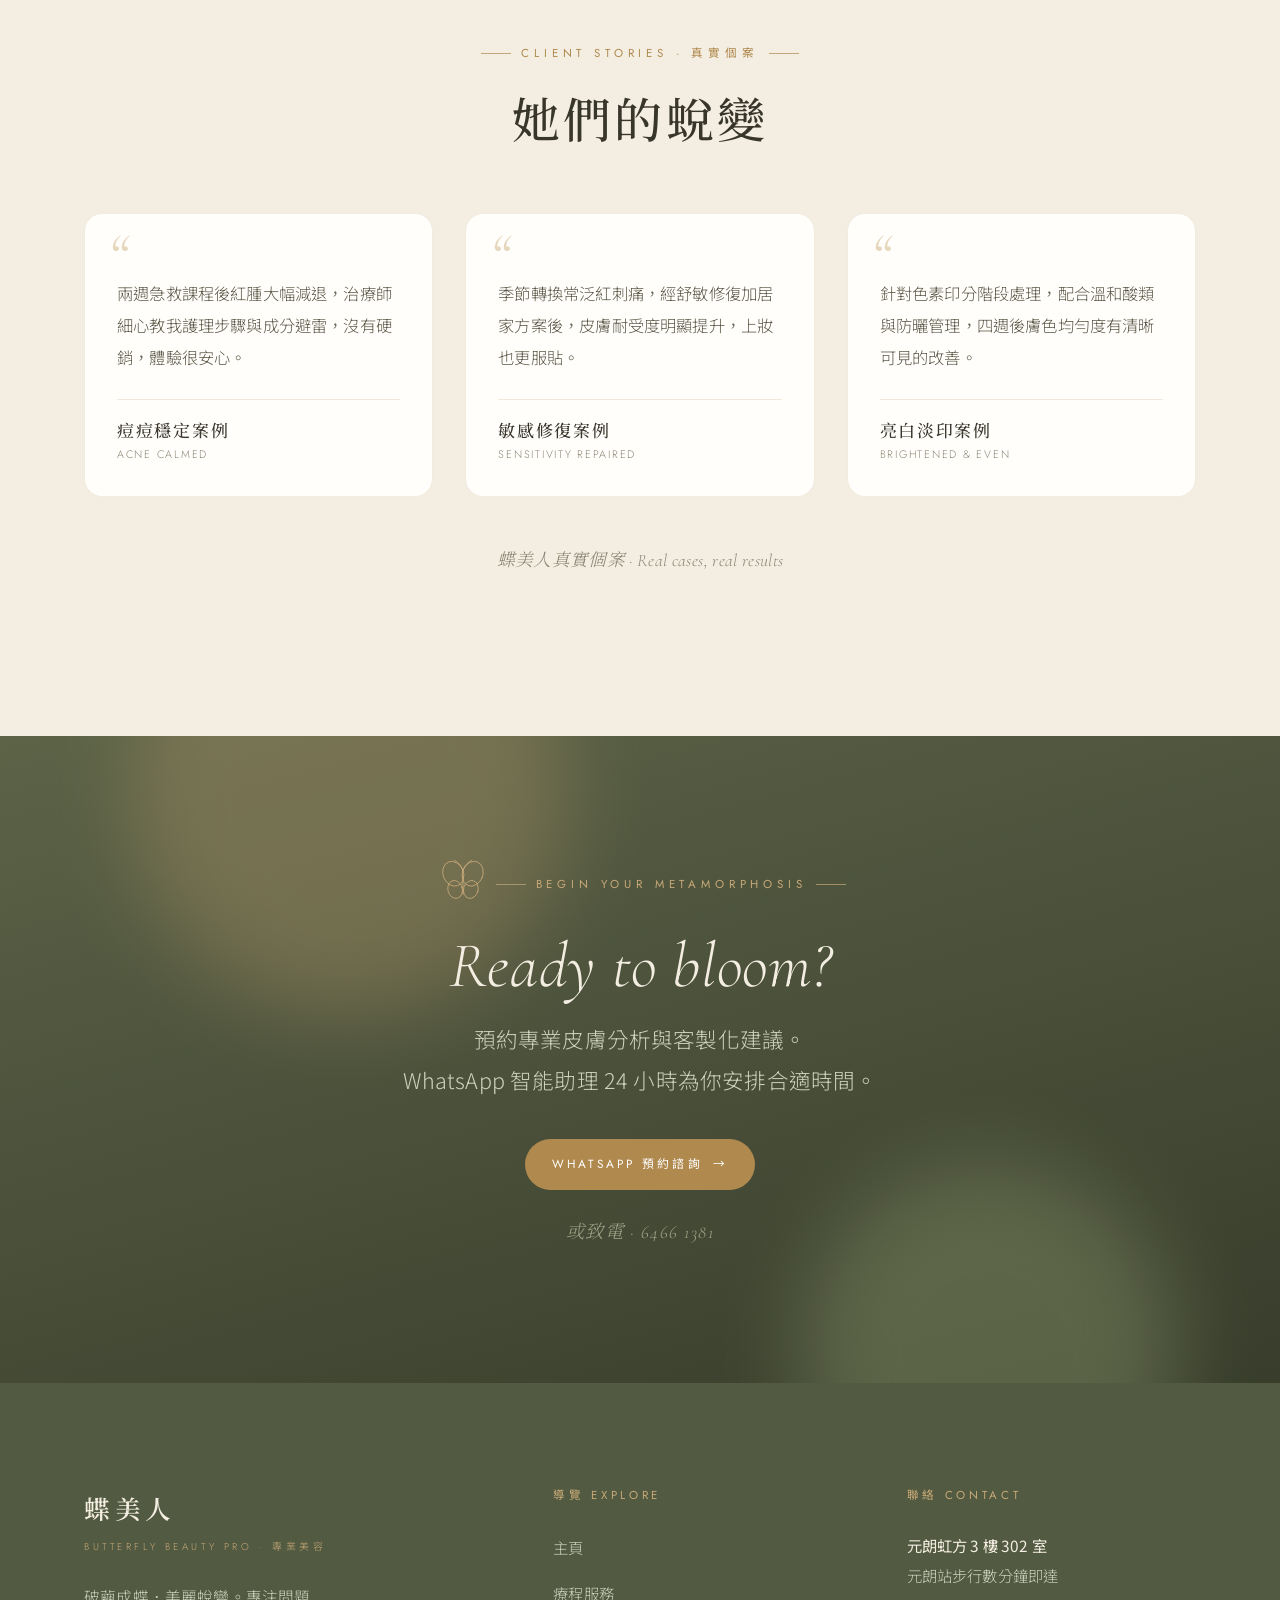
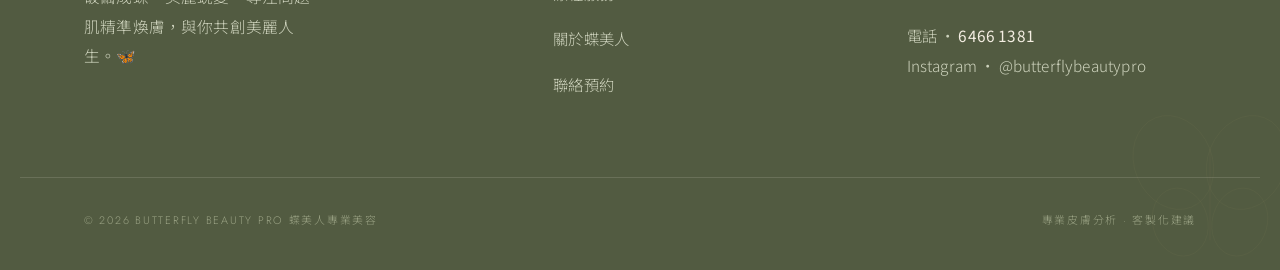
<file: project/index.html>
<!DOCTYPE html>
<html lang="zh-HK">
<head>
<meta charset="UTF-8" />
<meta name="viewport" content="width=device-width, initial-scale=1.0" />
<title>蝶美人專業美容 Butterfly Beauty Pro — 破繭成蝶．美麗蛻變</title>
<meta name="description" content="蝶美人專業美容（創立 2013），由 Ceci Yau 領軍，專注問題肌精準煥膚。獨創三階段蝶變系統，助你破繭成蝶，綻放高光肌。元朗門店．查詢預約 6466 1381。" />
<link rel="preconnect" href="https://fonts.googleapis.com" />
<link rel="preconnect" href="https://fonts.gstatic.com" crossorigin />
<link href="https://fonts.googleapis.com/css2?family=Cormorant+Garamond:ital,wght@0,300;0,400;0,500;0,600;1,400;1,500&family=Jost:wght@400;500&family=Noto+Sans+TC:wght@300;400;500&family=Noto+Serif+TC:wght@300;400;500;600;700&display=swap" rel="stylesheet" />
<link rel="stylesheet" href="assets/styles.css" />
</head>
<body>

<!-- ===================== NAV ===================== -->
<nav class="nav on-hero">
  <div class="nav-logo">
    <a class="lk" href="index.html" aria-label="Butterfly Beauty Pro 主頁">
      <img src="assets/logo.png" alt="Butterfly Beauty Pro 蝶美人專業美容" class="logo-img" />
    </a>
  </div>
  <div class="nav-links">
    <a href="index.html" class="active">主頁</a>
    <a href="services.html">療程服務</a>
    <a href="about.html">關於蝶美人</a>
    <a href="contact.html">聯絡預約</a>
  </div>
  <a class="btn btn-gold nav-cta" data-wa>預約諮詢</a>
  <button class="nav-toggle" aria-label="選單">
    <span></span><span></span><span></span>
  </button>
</nav>

<div class="mobile-menu">
  <a href="index.html">主頁<span class="en">Home</span></a>
  <a href="services.html">療程服務<span class="en">Services</span></a>
  <a href="about.html">關於蝶美人<span class="en">About</span></a>
  <a href="contact.html">聯絡預約<span class="en">Contact</span></a>
  <a class="btn btn-gold" data-wa>預約諮詢</a>
</div>

<!-- ===================== HERO ===================== -->
<header class="hero" data-hero data-screen-label="Home Hero">
  <div class="dapple">
    <span style="width:520px;height:520px;background:#7c8760;top:-160px;left:-120px;"></span>
    <span style="width:420px;height:420px;background:#46503a;bottom:-140px;right:-100px;opacity:0.6;"></span>
    <span style="width:300px;height:300px;background:#c7a878;top:30%;right:18%;opacity:0.22;"></span>
  </div>
  <div class="hero-inner wrap">
    <p class="eyebrow on-dark reveal">Established 2013 · 元朗 Yuen Long</p>
    <h1 class="display hero-title reveal d1">破繭<span class="it">成蝶</span></h1>
    <p class="hero-sub-tc h-tc reveal d2">精準煥膚．美麗蛻變</p>
    <p class="hero-lede reveal d3">
      由資深煥膚專家 Ceci Yau 領軍，二十年以上臨床經驗。<br />
      專注亞洲問題肌，為你度身制定個人化護理，<br />
      讓肌膚由受損走向新生，綻放屬於你的高光時刻。
    </p>
    <div class="hero-cta reveal d4">
      <a class="btn btn-gold" data-wa>WhatsApp 預約諮詢<span class="arrow">→</span></a>
      <a class="btn btn-ghost on-dark" href="services.html">探索療程</a>
    </div>
  </div>
  <div class="hero-scroll">
    <span></span>
    <small>SCROLL</small>
  </div>
</header>

<!-- ===================== PHILOSOPHY ===================== -->
<section class="section">
  <div class="wrap philosophy">
    <div class="phil-text">
      <p class="eyebrow reveal">Our Philosophy</p>
      <h2 class="sec-title reveal d1">以《精準有效護膚》<br />為每一吋肌膚命名</h2>
      <p class="lede reveal d2" style="margin-top:1.8rem;">
        二○一三年創立至今，蝶美人專注亞洲肌膚的敏感泛紅、膠原流失、暗瘡凹凸與色素沉澱。
        我們相信，真正的美麗源自健康的肌底——先讀懂你的肌膚，再為它寫下專屬的蛻變方案。
      </p>
      <div class="phil-marks reveal d3">
        <div class="phil-mark">
          <span class="h-en">01</span>
          <p>專業認證<br /><em class="muted">國際文憑團隊</em></p>
        </div>
        <div class="phil-mark">
          <span class="h-en">02</span>
          <p>精準分級<br /><em class="muted">問題肌客製處方</em></p>
        </div>
        <div class="phil-mark">
          <span class="h-en">03</span>
          <p>一對一跟進<br /><em class="muted">療前療後追蹤</em></p>
        </div>
      </div>
    </div>
    <div class="phil-img reveal d2">
      <img src="assets/img/svc-spa.jpg" alt="意式香薰面部 Spa 護理空間" class="poster" loading="lazy" />
      <span class="phil-img-cap h-en">A sanctuary for skin</span>
    </div>
  </div>
</section>

<!-- ===================== STATS ===================== -->
<section class="stats-band">
  <div class="wrap stats-grid">
    <div class="stat reveal">
      <span class="stat-num h-en">12<i>+</i></span>
      <span class="stat-label">年專業經驗 · Years</span>
    </div>
    <div class="stat reveal d1">
      <span class="stat-num h-en">3,500<i>+</i></span>
      <span class="stat-label">服務客戶 · Clients cared for</span>
    </div>
    <div class="stat reveal d2">
      <span class="stat-num h-en">99<i>%</i></span>
      <span class="stat-label">客戶滿意度 · Satisfaction</span>
    </div>
  </div>
</section>

<!-- ===================== 3-STAGE SYSTEM ===================== -->
<section class="section system" data-screen-label="Three-stage system">
  <div class="dapple">
    <span style="width:480px;height:480px;background:#8a936b;top:-120px;right:-140px;opacity:0.4;"></span>
    <span style="width:360px;height:360px;background:#c7a878;bottom:-120px;left:-120px;opacity:0.18;"></span>
  </div>
  <div class="wrap" style="position:relative;z-index:2;">
    <div class="center" style="margin-bottom:clamp(3rem,6vw,5rem);">
      <p class="eyebrow is-centered on-dark reveal">The Metamorphosis System</p>
      <h2 class="sec-title-en reveal d1" style="color:var(--on-dark);">Three Stages of Becoming</h2>
      <p class="h-tc reveal d2" style="color:var(--on-dark-soft);font-size:clamp(1.3rem,2.6vw,1.9rem);margin-top:0.8rem;letter-spacing:0.16em;">獨創三階段蝶變系統</p>
    </div>
    <div class="stages">
      <article class="stage reveal d1">
        <span class="stage-no h-en">壹</span>
        <h3 class="stage-tc h-tc">幼嫩期</h3>
        <p class="stage-en h-en">The Larva · Rescue</p>
        <div class="stage-line"></div>
        <p class="stage-desc">急救受損屏障。針對泛紅、敏感與脆弱肌，先穩定、修復，重建肌膚的第一道防線。</p>
      </article>
      <article class="stage reveal d2">
        <span class="stage-no h-en">貳</span>
        <h3 class="stage-tc h-tc">蛻變期</h3>
        <p class="stage-en h-en">The Chrysalis · Renewal</p>
        <div class="stage-line"></div>
        <p class="stage-desc">重建激活新生。深層補水、激活細胞與膠原，淡化痕印瑕疵，讓肌底重拾活力與彈性。</p>
      </article>
      <article class="stage reveal d3">
        <span class="stage-no h-en">叁</span>
        <h3 class="stage-tc h-tc">振翅期</h3>
        <p class="stage-en h-en">The Butterfly · Radiance</p>
        <div class="stage-line"></div>
        <p class="stage-desc">綻放高光肌。緊緻抗衰、勻亮膚色，由內而外散發健康光采，自信破繭而出。</p>
      </article>
    </div>
  </div>
</section>

<!-- ===================== SERVICES PREVIEW ===================== -->
<section class="section">
  <div class="wrap">
    <div class="svc-head">
      <div>
        <p class="eyebrow reveal">Signature Treatments</p>
        <h2 class="sec-title reveal d1">招牌療程</h2>
      </div>
      <a class="svc-head-link h-en reveal d2" href="services.html">查看完整療程與價目表 <span class="arrow">→</span></a>
    </div>
    <div class="svc-grid">
      <a class="svc-card reveal d1" href="services.html">
        <img src="assets/img/svc-sensitive.jpg" alt="敏感肌救星" class="card-photo" loading="lazy" />
        <div class="svc-body">
          <span class="svc-tag">屏障修復 · 最受歡迎</span>
          <h3 class="h-tc">敏感肌救星</h3>
          <p class="h-en svc-card-en">From damaged to reborn</p>
          <p class="svc-card-desc">改善泛紅脆弱肌，強化皮膚屏障，回復健康緊實。雙頻細胞修復，溫和而精準。</p>
        </div>
      </a>
      <a class="svc-card reveal d2" href="services.html">
        <img src="assets/img/svc-hydra.jpg" alt="無針水光肌" class="card-photo" loading="lazy" />
        <div class="svc-body">
          <span class="svc-tag">水份管理</span>
          <h3 class="h-tc">無針水光肌</h3>
          <p class="h-en svc-card-en">Hydra-glow, no needles</p>
          <p class="svc-card-desc">極速補水鎖水，脫水沖注滲技術直達肌底，喚回水潤透亮與飽滿光澤。</p>
        </div>
      </a>
      <a class="svc-card reveal d3" href="services.html">
        <img src="assets/img/svc-antiage.jpg" alt="逆轉蝶齡抗衰系列" class="card-photo" loading="lazy" />
        <div class="svc-body">
          <span class="svc-tag">抗衰緊緻</span>
          <h3 class="h-tc">逆轉蝶齡抗衰</h3>
          <p class="h-en svc-card-en">Reverse the years</p>
          <p class="svc-card-desc">標靶緊緻輪廓、激活膠原增生、淡化紋理，由淺至深全面更新肌膚，綻放年輕新肌。</p>
        </div>
      </a>
    </div>
  </div>
</section>

<!-- ===================== FOUNDER TEASER ===================== -->
<section class="section founder-teaser" data-screen-label="Founder teaser">
  <div class="wrap founder-grid">
    <div class="founder-img reveal">
      <img src="assets/img/founder.jpg" alt="Ceci Yau 創辦人" class="poster" loading="lazy" />
      <div class="founder-badge">
        <span class="h-en">20+</span>
        <small>Years of<br />expertise</small>
      </div>
    </div>
    <div class="founder-text">
      <p class="eyebrow reveal">The Founder · 創辦人</p>
      <h2 class="sec-title reveal d1">您的煥膚專家<br /><span class="h-en" style="font-style:italic;font-size:clamp(2.2rem,4.5vw,3.4rem);font-weight:300;">Ceci Yau</span></h2>
      <p class="lede reveal d2" style="margin-top:1.6rem;">
        二十年以上專業經驗，考獲多項國際認可文憑——
        由皮膚屏障理論到果酸換膚、激光及紋繡護理，
        以科學評估為每位客人設計安全可追溯的療程。
      </p>
      <p class="founder-quote h-tc reveal d3">「專注美麗事業，與你共創美麗人生。」</p>
      <a class="btn btn-ghost reveal d3" href="about.html">認識蝶美人的故事 <span class="arrow">→</span></a>
    </div>
  </div>
</section>

<!-- ===================== TESTIMONIALS ===================== -->
<section class="section testimonials">
  <div class="wrap">
    <div class="center" style="margin-bottom:clamp(2.6rem,5vw,4rem);">
      <p class="eyebrow is-centered reveal">Client Stories · 真實個案</p>
      <h2 class="sec-title reveal d1">她們的蛻變</h2>
    </div>
    <div class="tst-grid">
      <figure class="tst reveal d1">
        <span class="tst-mark h-en">“</span>
        <blockquote>兩週急救課程後紅腫大幅減退，治療師細心教我護理步驟與成分避雷，沒有硬銷，體驗很安心。</blockquote>
        <figcaption><strong class="h-tc">痘痘穩定案例</strong><span class="muted">Acne calmed</span></figcaption>
      </figure>
      <figure class="tst reveal d2">
        <span class="tst-mark h-en">“</span>
        <blockquote>季節轉換常泛紅刺痛，經舒敏修復加居家方案後，皮膚耐受度明顯提升，上妝也更服貼。</blockquote>
        <figcaption><strong class="h-tc">敏感修復案例</strong><span class="muted">Sensitivity repaired</span></figcaption>
      </figure>
      <figure class="tst reveal d3">
        <span class="tst-mark h-en">“</span>
        <blockquote>針對色素印分階段處理，配合溫和酸類與防曬管理，四週後膚色均勻度有清晰可見的改善。</blockquote>
        <figcaption><strong class="h-tc">亮白淡印案例</strong><span class="muted">Brightened &amp; even</span></figcaption>
      </figure>
    </div>
    <p class="tst-foot center h-en reveal">蝶美人真實個案 · Real cases, real results</p>
  </div>
</section>

<!-- ===================== CONTACT CTA ===================== -->
<section class="cta-band" data-screen-label="Contact CTA">
  <div class="dapple">
    <span style="width:440px;height:440px;background:#c7a878;top:-160px;left:10%;opacity:0.28;"></span>
    <span style="width:380px;height:380px;background:#7c8760;bottom:-160px;right:8%;opacity:0.5;"></span>
  </div>
  <div class="wrap center" style="position:relative;z-index:2;">
    <span class="cta-bfly">
      <svg class="bfly" width="58" height="58" viewBox="0 0 48 48" fill="none" stroke="currentColor" stroke-width="0.9" stroke-linecap="round" aria-hidden="true">
        <ellipse cx="16" cy="18" rx="8.5" ry="10.5" transform="rotate(-22 16 18)"/>
        <ellipse cx="32" cy="18" rx="8.5" ry="10.5" transform="rotate(22 32 18)"/>
        <ellipse cx="17.5" cy="31" rx="6" ry="7.5" transform="rotate(-15 17.5 31)"/>
        <ellipse cx="30.5" cy="31" rx="6" ry="7.5" transform="rotate(15 30.5 31)"/>
        <line x1="24" y1="15" x2="24" y2="35"/>
        <path d="M24 15 C 22 10, 19 8, 17 7"/>
        <path d="M24 15 C 26 10, 29 8, 31 7"/>
      </svg>
    </span>
    <p class="eyebrow is-centered on-dark reveal">Begin Your Metamorphosis</p>
    <h2 class="sec-title-en reveal d1" style="color:var(--on-dark);">Ready to bloom?</h2>
    <p class="reveal d2" style="color:var(--on-dark-soft);font-size:clamp(1.1rem,1.8vw,1.35rem);max-width:42ch;margin:1.2rem auto 2.4rem;line-height:1.9;">
      預約專業皮膚分析與客製化建議。<br />WhatsApp 智能助理 24 小時為你安排合適時間。
    </p>
    <a class="btn btn-gold reveal d3" data-wa>WhatsApp 預約諮詢<span class="arrow">→</span></a>
    <p class="cta-phone h-en reveal d3">或致電 · 6466 1381</p>
  </div>
</section>

<!-- ===================== FOOTER ===================== -->
<footer class="footer">
  <div class="wrap footer-grid">
    <div>
      <div class="f-logo"><div class="tc">蝶美人</div><div class="en">Butterfly Beauty Pro · 專業美容</div></div>
      <p class="f-tag">破繭成蝶．美麗蛻變。專注問題肌精準煥膚，與你共創美麗人生。🦋</p>
    </div>
    <div>
      <h4>導覽 Explore</h4>
      <ul>
        <li><a href="index.html">主頁</a></li>
        <li><a href="services.html">療程服務</a></li>
        <li><a href="about.html">關於蝶美人</a></li>
        <li><a href="contact.html">聯絡預約</a></li>
      </ul>
    </div>
    <div>
      <h4>聯絡 Contact</h4>
      <p class="f-info">
        <strong>元朗虹方 3 樓 302 室</strong><br />
        元朗站步行數分鐘即達<br /><br />
        電話 · <strong>6466 1381</strong><br />
        <a href="https://www.instagram.com/butterflybeautypro/" target="_blank" rel="noopener">Instagram · @butterflybeautypro</a>
      </p>
    </div>
  </div>
  <div class="wrap footer-bottom">
    <span>© 2026 Butterfly Beauty Pro 蝶美人專業美容</span>
    <span>專業皮膚分析 · 客製化建議</span>
  </div>
  <div class="footer-bfly">
    <svg class="bfly" width="220" height="220" viewBox="0 0 48 48" fill="none" stroke="currentColor" stroke-width="0.5" aria-hidden="true">
      <ellipse cx="16" cy="18" rx="8.5" ry="10.5" transform="rotate(-22 16 18)"/>
      <ellipse cx="32" cy="18" rx="8.5" ry="10.5" transform="rotate(22 32 18)"/>
      <ellipse cx="17.5" cy="31" rx="6" ry="7.5" transform="rotate(-15 17.5 31)"/>
      <ellipse cx="30.5" cy="31" rx="6" ry="7.5" transform="rotate(15 30.5 31)"/>
      <line x1="24" y1="15" x2="24" y2="35"/>
    </svg>
  </div>
</footer>

<style>
/* ===== Home-specific ===== */
.hero {
  min-height: 100svh;
  background: linear-gradient(165deg, #5c6347 0%, #474f3a 55%, #383d2c 100%);
  display: flex; flex-direction: column; justify-content: center;
  position: relative; overflow: hidden;
  padding-block: 8rem 5rem;
}
.hero-inner { position: relative; z-index: 2; }
.hero-title { color: var(--on-dark); margin: 0; }
.hero-sub-tc { color: var(--gold-pale); font-size: clamp(1.4rem, 3vw, 2.3rem); letter-spacing: 0.3em; margin: 1.2rem 0 0; font-weight: 400; }
.hero-lede { color: var(--on-dark-soft); font-size: clamp(1rem, 1.5vw, 1.2rem); line-height: 2; margin: 2.2rem 0 2.8rem; font-weight: 300; }
.hero-cta { display: flex; gap: 1rem; flex-wrap: wrap; }
.hero-scroll { position: absolute; bottom: 2.2rem; left: 50%; transform: translateX(-50%); display: flex; flex-direction: column; align-items: center; gap: 0.8rem; z-index: 2; }
.hero-scroll span { width: 1px; height: 46px; background: linear-gradient(var(--gold-soft), transparent); animation: scrollPulse 2.4s ease-in-out infinite; }
.hero-scroll small { font-family: var(--label); font-size: 0.56rem; letter-spacing: 0.34em; color: var(--on-dark-faint); }
@keyframes scrollPulse { 0%,100% { opacity: 0.3; transform: scaleY(0.7); } 50% { opacity: 1; transform: scaleY(1); } }

.philosophy { display: grid; grid-template-columns: 1.15fr 0.85fr; gap: clamp(3rem, 6vw, 6rem); align-items: center; }
.phil-marks { display: flex; gap: clamp(1.5rem,3vw,3rem); margin-top: 3rem; flex-wrap: wrap; }
.phil-mark { display: flex; gap: 0.9rem; align-items: flex-start; }
.phil-mark .h-en { font-size: 1.4rem; color: var(--gold); font-style: italic; line-height: 1; }
.phil-mark p { margin: 0; font-size: 0.98rem; line-height: 1.6; }
.phil-mark em { font-style: normal; font-size: 0.85rem; }
.phil-img { position: relative; }
.phil-img .ph { box-shadow: var(--shadow-card); }
.phil-img-cap { position: absolute; bottom: -1.3rem; left: -1.3rem; background: var(--paper); padding: 0.7rem 1.4rem; font-style: italic; font-size: 1.2rem; color: var(--sage); box-shadow: var(--shadow-soft); border-radius: 4px; }

.stats-band { background: var(--cream-deep); padding-block: clamp(3rem, 6vw, 5rem); border-block: 1px solid rgba(176,137,79,0.18); }
.stats-grid { display: grid; grid-template-columns: repeat(3, 1fr); gap: 2rem; text-align: center; }
.stat { display: flex; flex-direction: column; gap: 0.6rem; position: relative; }
.stat:not(:last-child)::after { content: ""; position: absolute; right: 0; top: 15%; bottom: 15%; width: 1px; background: rgba(176,137,79,0.3); }
.stat-num { font-size: clamp(2.8rem, 6vw, 4.6rem); color: var(--sage-deep); font-weight: 300; line-height: 1; }
.stat-num i { font-style: normal; color: var(--gold); font-size: 0.55em; }
.stat-label { font-family: var(--label); font-size: 0.72rem; letter-spacing: 0.16em; text-transform: uppercase; color: var(--ink-faint); }

.system { background: linear-gradient(165deg, #4e5640, #3a4030); overflow: hidden; }
.stages { display: grid; grid-template-columns: repeat(3, 1fr); gap: clamp(1.4rem, 3vw, 2.6rem); }
.stage { background: rgba(244,238,226,0.05); border: 1px solid rgba(199,168,120,0.22); border-radius: var(--radius-lg); padding: clamp(2rem,3.5vw,3rem) clamp(1.6rem,2.5vw,2.4rem); transition: transform 0.5s cubic-bezier(0.22,1,0.36,1), background 0.5s, border-color 0.5s; }
.stage:hover { transform: translateY(-8px); background: rgba(244,238,226,0.09); border-color: var(--gold-soft); }
.stage-no { display: block; font-size: 2.6rem; color: var(--gold-soft); font-weight: 300; }
.stage-tc { color: var(--on-dark); font-size: clamp(1.7rem, 3vw, 2.3rem); margin-top: 0.6rem; letter-spacing: 0.2em; }
.stage-en { font-style: italic; color: var(--on-dark-faint); font-size: 1rem; margin: 0.4rem 0 0; }
.stage-line { height: 1px; background: linear-gradient(90deg, var(--gold-soft), transparent); margin: 1.6rem 0; }
.stage-desc { color: var(--on-dark-soft); font-size: 0.98rem; line-height: 1.9; margin: 0; }

.svc-head { display: flex; justify-content: space-between; align-items: flex-end; gap: 1.5rem; margin-bottom: clamp(2.4rem,4vw,3.6rem); flex-wrap: wrap; }
.svc-head-link { font-style: italic; font-size: 1.2rem; color: var(--gold); white-space: nowrap; }
.svc-head-link:hover { color: var(--sage); }
.svc-grid { display: grid; grid-template-columns: repeat(3, 1fr); gap: clamp(1.4rem, 2.5vw, 2.2rem); }
.svc-card { background: var(--paper); border-radius: var(--radius-lg); overflow: hidden; box-shadow: var(--shadow-soft); transition: transform 0.5s cubic-bezier(0.22,1,0.36,1), box-shadow 0.5s; display: block; }
.svc-card:hover { transform: translateY(-8px); box-shadow: var(--shadow-card); }
.svc-card .ph { border: 0; border-bottom: 1px solid rgba(176,137,79,0.15); }
.svc-body { padding: 1.8rem 1.8rem 2.2rem; }
.svc-tag { font-family: var(--label); font-size: 0.62rem; letter-spacing: 0.2em; text-transform: uppercase; color: var(--gold); }
.svc-body h3 { font-size: clamp(1.4rem,2.2vw,1.8rem); margin: 0.6rem 0 0; letter-spacing: 0.12em; }
.svc-card-en { font-style: italic; color: var(--ink-faint); margin: 0.2rem 0 0; font-size: 1.05rem; }
.svc-card-desc { font-size: 0.95rem; line-height: 1.85; color: var(--ink-soft); margin: 1rem 0 0; }

.founder-teaser { background: var(--paper); }
.founder-grid { display: grid; grid-template-columns: 0.9fr 1.1fr; gap: clamp(3rem,6vw,6rem); align-items: center; }
.founder-img { position: relative; }
.founder-img .ph { box-shadow: var(--shadow-card); }
.founder-badge { position: absolute; bottom: 1.6rem; right: -1.4rem; background: var(--sage-deep); color: var(--on-dark); border-radius: 50%; width: 116px; height: 116px; display: flex; flex-direction: column; align-items: center; justify-content: center; box-shadow: var(--shadow-soft); }
.founder-badge .h-en { font-size: 2rem; color: var(--gold-soft); font-style: italic; line-height: 1; }
.founder-badge small { font-family: var(--label); font-size: 0.56rem; letter-spacing: 0.12em; text-transform: uppercase; text-align: center; margin-top: 0.3rem; color: var(--on-dark-soft); }
.founder-quote { font-size: clamp(1.4rem,2.6vw,2rem); color: var(--sage); font-weight: 400; line-height: 1.6; margin: 2rem 0; letter-spacing: 0.08em; }

.testimonials { background: var(--cream); }
.tst-grid { display: grid; grid-template-columns: repeat(3, 1fr); gap: clamp(1.4rem,2.5vw,2.2rem); }
.tst { background: var(--paper-pure); border: 1px solid rgba(176,137,79,0.16); border-radius: var(--radius-lg); padding: 2.4rem 2rem 2rem; margin: 0; position: relative; }
.tst-mark { position: absolute; top: 0.6rem; left: 1.4rem; font-size: 4rem; color: var(--gold-pale); font-style: italic; line-height: 1; }
.tst blockquote { margin: 1.6rem 0 1.6rem; font-size: 1.02rem; line-height: 1.95; color: var(--ink-soft); }
.tst figcaption { display: flex; flex-direction: column; gap: 0.2rem; padding-top: 1.2rem; border-top: 1px solid rgba(176,137,79,0.18); }
.tst figcaption strong { font-weight: 500; letter-spacing: 0.1em; }
.tst figcaption .muted { font-family: var(--label); font-size: 0.68rem; letter-spacing: 0.16em; text-transform: uppercase; }
.tst-foot { margin-top: 3rem; font-style: italic; color: var(--ink-faint); font-size: 1.1rem; }

.cta-band { background: linear-gradient(165deg, #5c6347, #383d2c); padding-block: clamp(4.5rem,9vw,8rem); position: relative; overflow: hidden; }
.cta-bfly { color: var(--gold-soft); display: inline-block; margin-bottom: 1.4rem; }
.cta-phone { margin-top: 1.6rem; font-style: italic; font-size: 1.15rem; color: var(--on-dark-faint); letter-spacing: 0.08em; }

@media (max-width: 880px) {
  .philosophy, .founder-grid { grid-template-columns: 1fr; }
  .founder-img { max-width: 420px; margin: 0 auto; }
  .stages, .svc-grid, .tst-grid { grid-template-columns: 1fr; }
  .stats-grid { grid-template-columns: 1fr; gap: 2.4rem; }
  .stat:not(:last-child)::after { display: none; }
  .stat:not(:last-child) { padding-bottom: 2.4rem; border-bottom: 1px solid rgba(176,137,79,0.22); }
  .svc-head { flex-direction: column; align-items: flex-start; }
}
</style>
<script src="assets/site.js"></script>
</body>
</html>
</file>
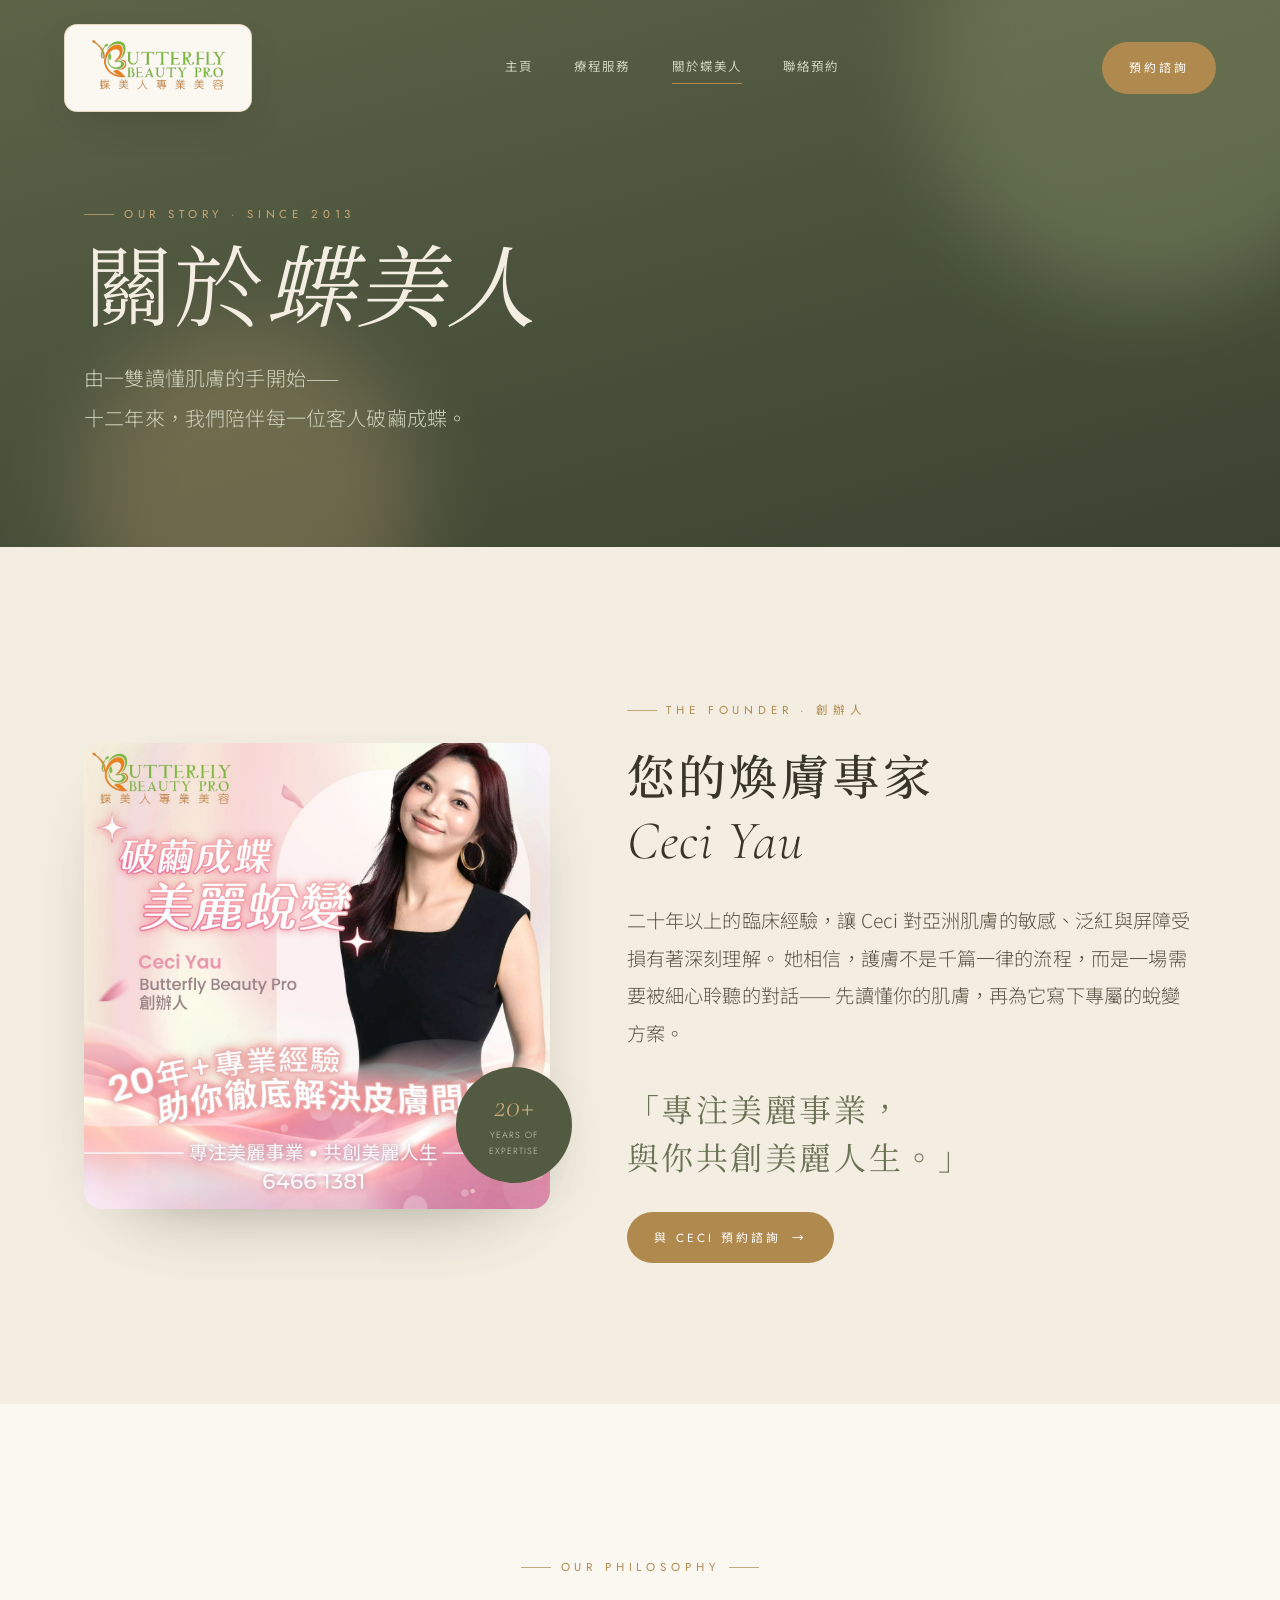
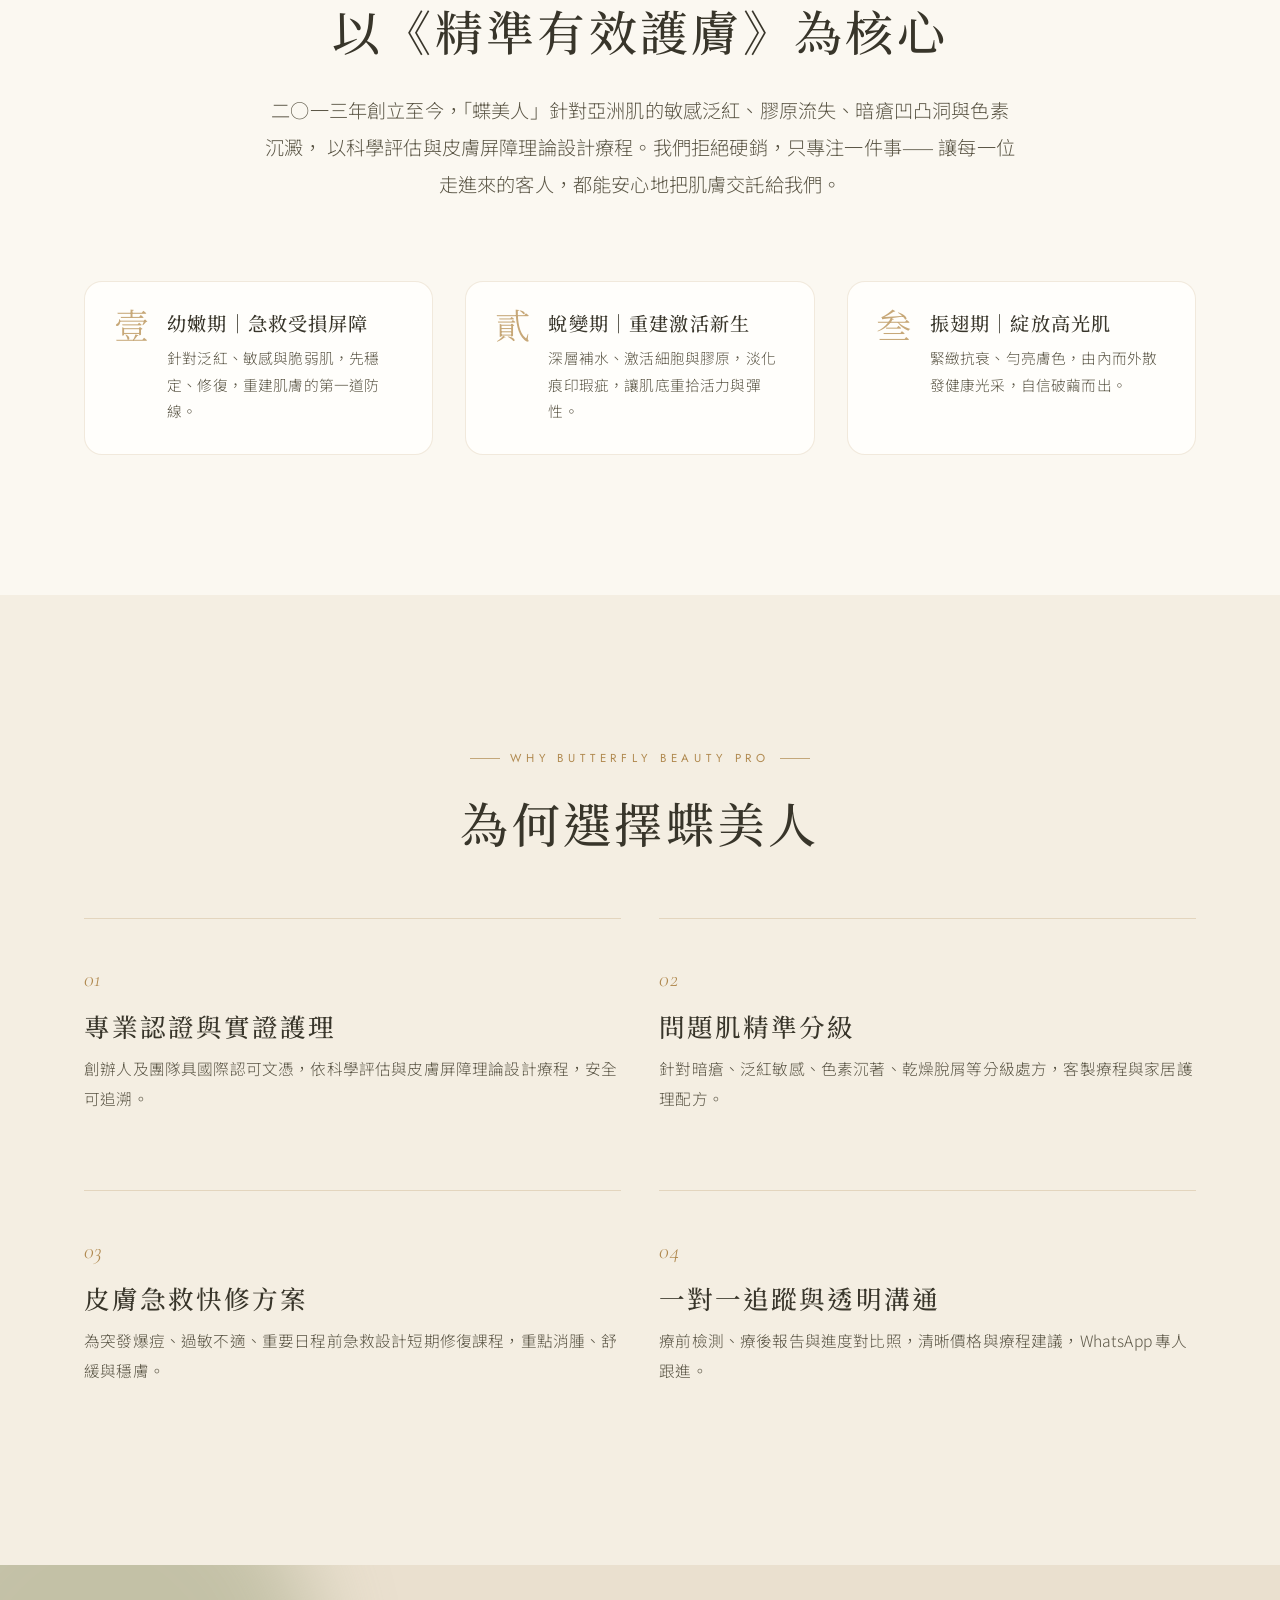
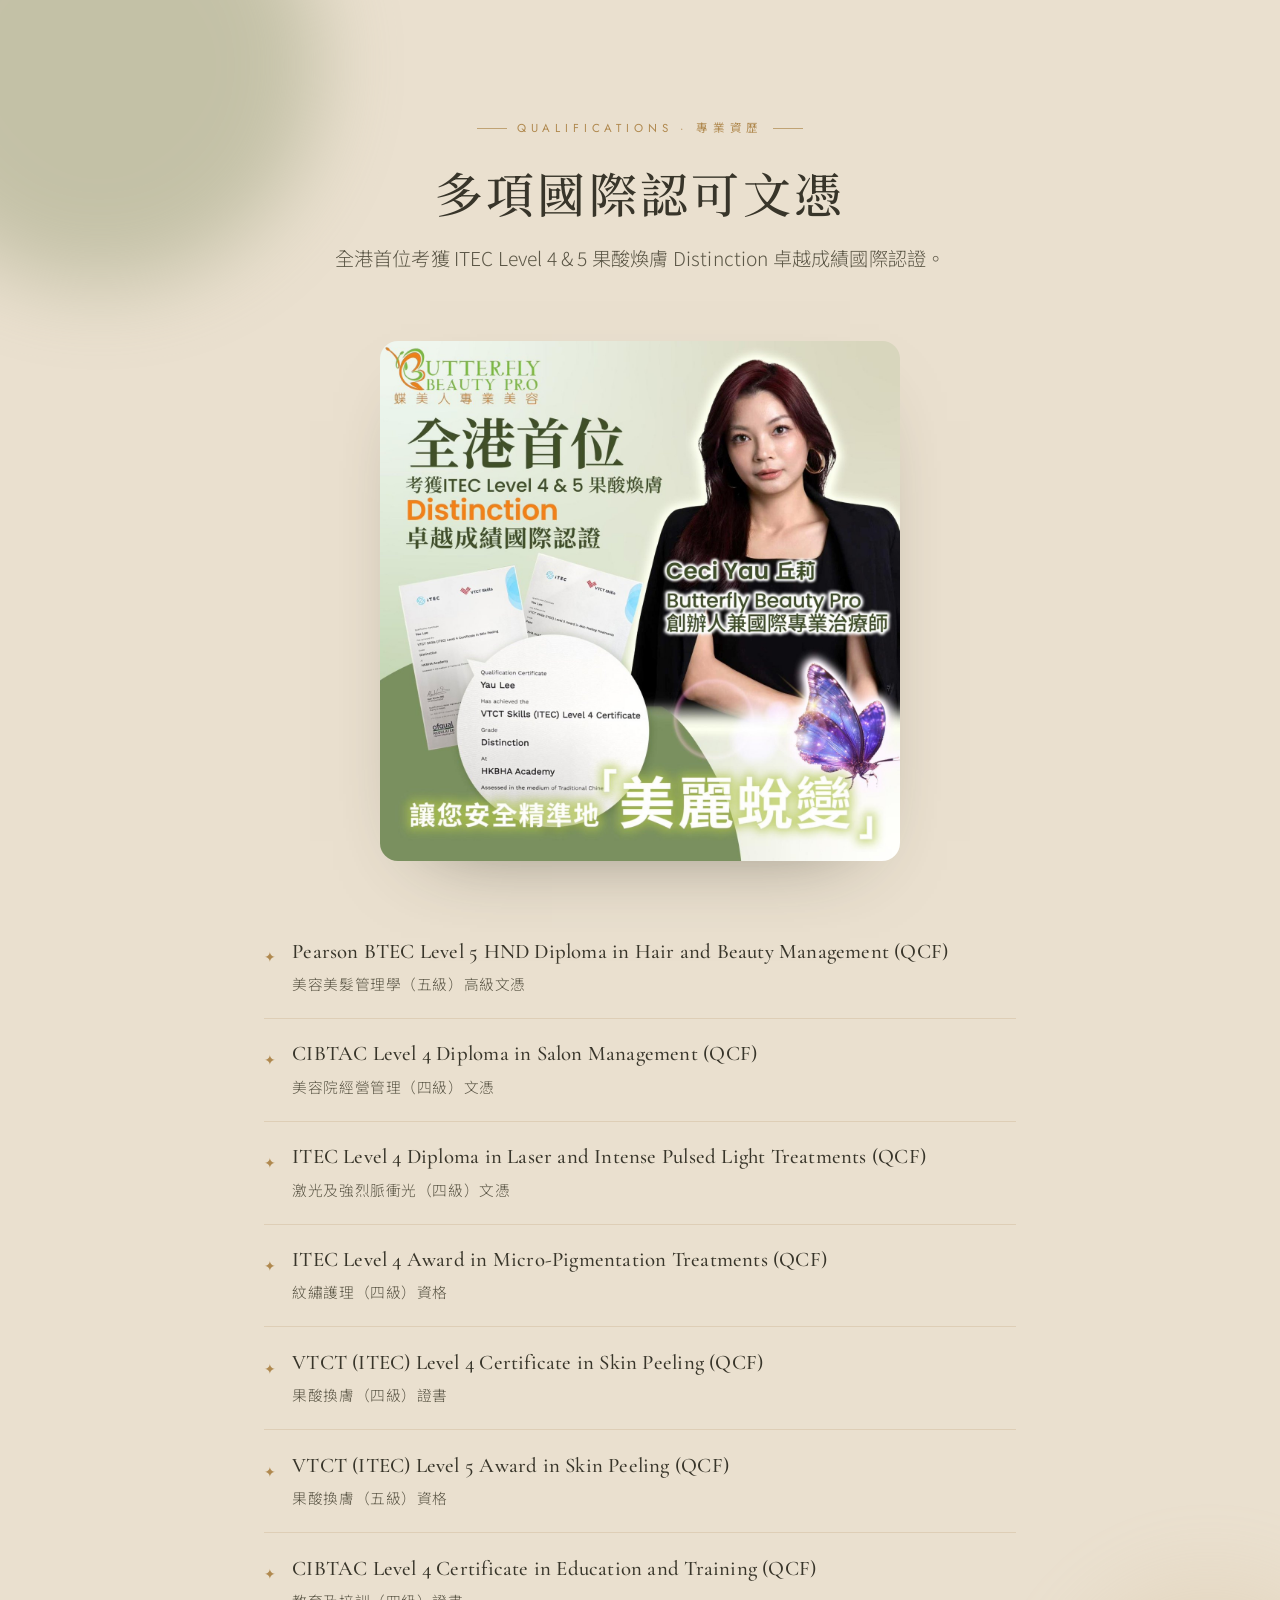
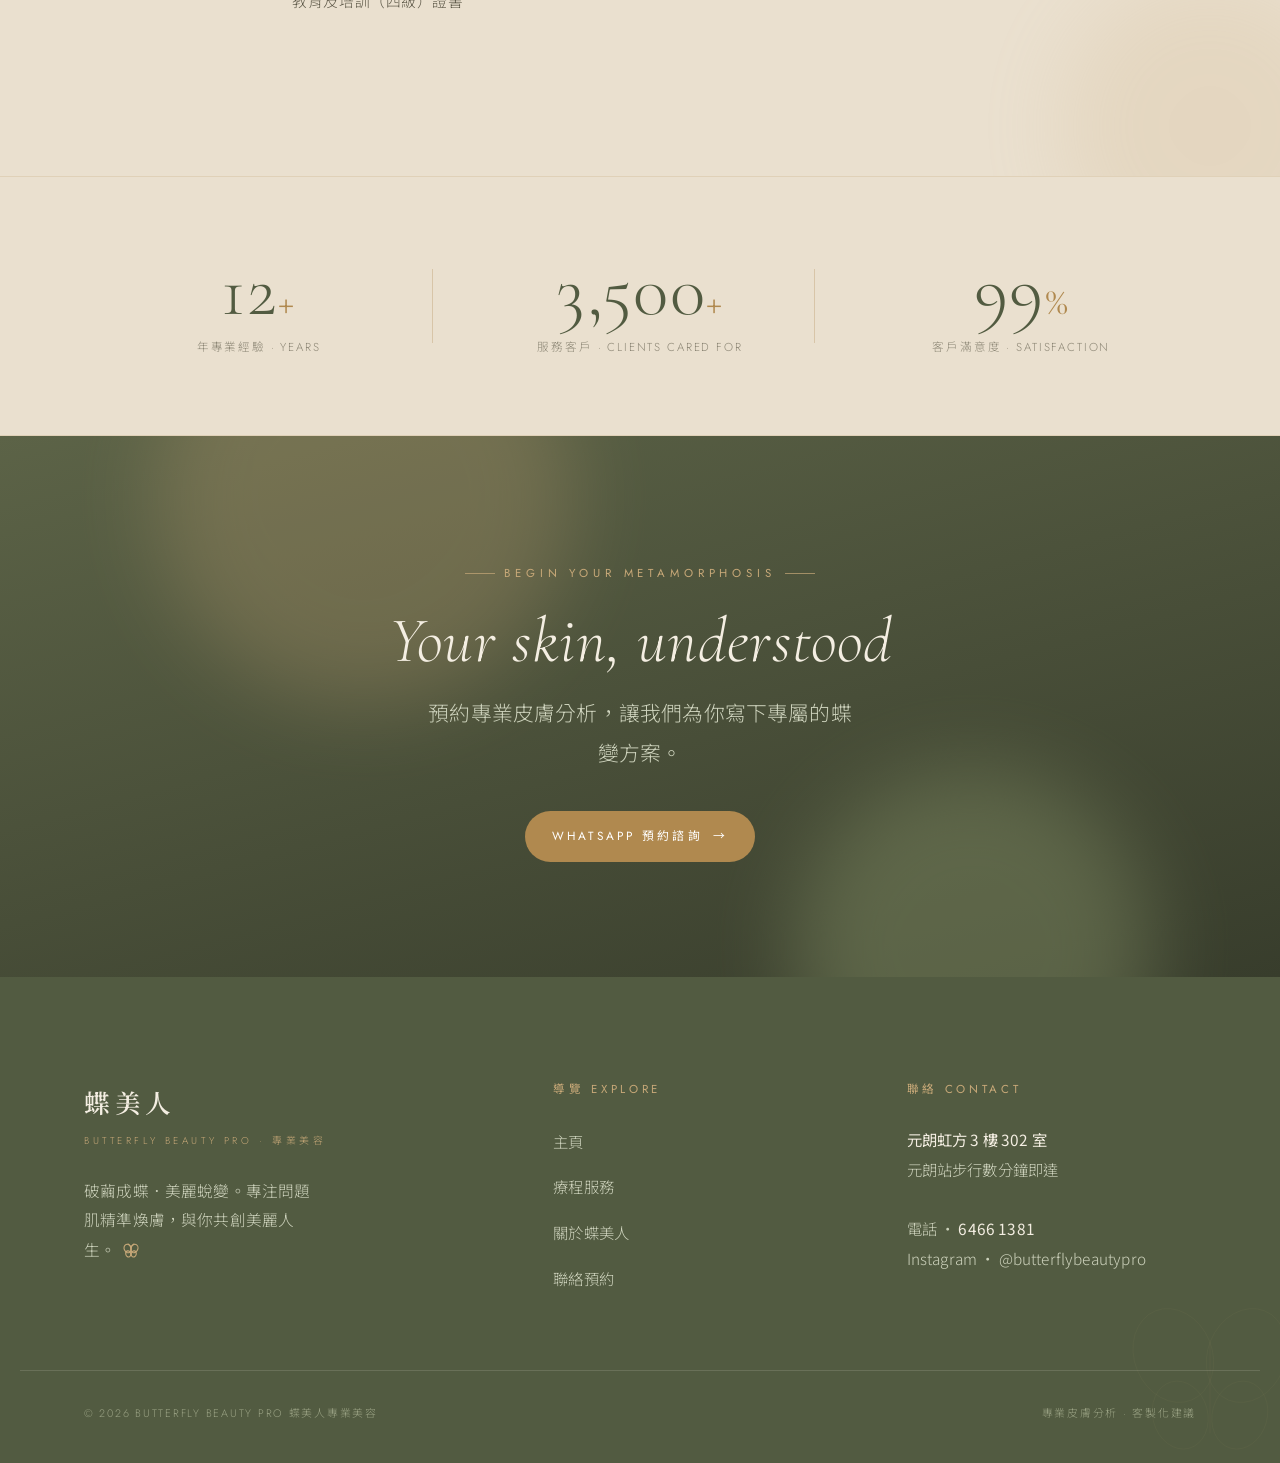
<file: about.html>
<!DOCTYPE html>
<html lang="zh-HK">
<head>
<meta charset="UTF-8" />
<meta name="viewport" content="width=device-width, initial-scale=1.0" />
<title>關於蝶美人 — 創辦人 Ceci Yau｜Butterfly Beauty Pro</title>
<meta name="description" content="蝶美人專業美容創立於 2013 年，由煥膚專家 Ceci Yau 領軍。獨創三階段蝶變系統，融合 20 年以上美容經驗與多項國際認可文憑，助你破繭成蝶。" />
<meta name="author" content="Butterfly Beauty Pro 蝶美人專業美容" />
<link rel="canonical" href="https://acgitprojects.github.io/butterflybeautypro/about.html" />
<meta name="robots" content="index, follow, max-image-preview:large" />

<!-- Favicon / icons -->
<link rel="icon" href="favicon.ico" sizes="any" />
<link rel="icon" type="image/png" sizes="32x32" href="assets/favicon-32x32.png" />
<link rel="icon" type="image/png" sizes="16x16" href="assets/favicon-16x16.png" />
<link rel="icon" type="image/png" sizes="96x96" href="assets/favicon-96x96.png" />
<link rel="apple-touch-icon" sizes="180x180" href="assets/apple-touch-icon.png" />
<link rel="manifest" href="site.webmanifest" />
<meta name="theme-color" content="#525B41" />

<!-- Open Graph / social -->
<meta property="og:type" content="website" />
<meta property="og:site_name" content="Butterfly Beauty Pro 蝶美人專業美容" />
<meta property="og:locale" content="zh_HK" />
<meta property="og:title" content="關於蝶美人 — 創辦人 Ceci Yau｜Butterfly Beauty Pro" />
<meta property="og:description" content="創立於 2013 年，由煥膚專家 Ceci Yau 領軍。20 年以上經驗、多項國際認可文憑，獨創三階段蝶變系統。" />
<meta property="og:url" content="https://acgitprojects.github.io/butterflybeautypro/about.html" />
<meta property="og:image" content="https://acgitprojects.github.io/butterflybeautypro/assets/og-image.jpg" />
<meta property="og:image:width" content="1200" />
<meta property="og:image:height" content="630" />
<meta property="og:image:alt" content="Butterfly Beauty Pro 蝶美人專業美容" />
<meta name="twitter:card" content="summary_large_image" />
<meta name="twitter:title" content="關於蝶美人 — 創辦人 Ceci Yau｜Butterfly Beauty Pro" />
<meta name="twitter:description" content="創立於 2013 年，由煥膚專家 Ceci Yau 領軍。20 年以上經驗、多項國際認可文憑。" />
<meta name="twitter:image" content="https://acgitprojects.github.io/butterflybeautypro/assets/og-image.jpg" />

<!-- Structured data -->
<script type="application/ld+json">
{
  "@context": "https://schema.org",
  "@type": "BeautySalon",
  "@id": "https://acgitprojects.github.io/butterflybeautypro/#business",
  "name": "蝶美人專業美容 Butterfly Beauty Pro",
  "alternateName": "Butterfly Beauty Pro",
  "description": "元朗專業美容，創立於 2013 年，由 Ceci Yau 領軍，專注亞洲問題肌精準煥膚。獨創三階段蝶變系統。",
  "url": "https://acgitprojects.github.io/butterflybeautypro/",
  "image": "https://acgitprojects.github.io/butterflybeautypro/assets/og-image.jpg",
  "logo": "https://acgitprojects.github.io/butterflybeautypro/assets/logo.png",
  "telephone": "+852-6466-1381",
  "priceRange": "$$",
  "currenciesAccepted": "HKD",
  "foundingDate": "2013",
  "founder": { "@type": "Person", "name": "Ceci Yau" },
  "address": {
    "@type": "PostalAddress",
    "streetAddress": "虹方 3 樓 302 室",
    "addressLocality": "元朗 Yuen Long",
    "addressRegion": "新界 New Territories",
    "addressCountry": "HK"
  },
  "areaServed": "Yuen Long, Hong Kong",
  "sameAs": ["https://www.instagram.com/butterflybeautypro/"]
}
</script>
<link rel="preconnect" href="https://fonts.googleapis.com" />
<link rel="preconnect" href="https://fonts.gstatic.com" crossorigin />
<link href="https://fonts.googleapis.com/css2?family=Cormorant+Garamond:ital,wght@0,300;0,400;0,500;0,600;1,400;1,500&family=Jost:wght@400;500&family=Noto+Sans+TC:wght@300;400;500&family=Noto+Serif+TC:wght@300;400;500;600;700&display=swap" rel="stylesheet" />
<link rel="stylesheet" href="assets/styles.css" />
</head>
<body>

<!-- ===================== NAV ===================== -->
<nav class="nav on-hero">
  <div class="nav-logo">
    <a class="lk" href="index.html" aria-label="Butterfly Beauty Pro 主頁">
      <img src="assets/logo.png" alt="Butterfly Beauty Pro 蝶美人專業美容" class="logo-img" />
    </a>
  </div>
  <div class="nav-links">
    <a href="index.html">主頁</a>
    <a href="services.html">療程服務</a>
    <a href="about.html" class="active">關於蝶美人</a>
    <a href="contact.html">聯絡預約</a>
  </div>
  <a class="btn btn-gold nav-cta" data-wa>預約諮詢</a>
  <button class="nav-toggle" aria-label="選單"><span></span><span></span><span></span></button>
</nav>
<div class="mobile-menu">
  <a href="index.html">主頁<span class="en">Home</span></a>
  <a href="services.html">療程服務<span class="en">Services</span></a>
  <a href="about.html">關於蝶美人<span class="en">About</span></a>
  <a href="contact.html">聯絡預約<span class="en">Contact</span></a>
  <a class="btn btn-gold" data-wa>預約諮詢</a>
</div>

<!-- ===================== PAGE HEADER ===================== -->
<header class="page-head" data-hero data-screen-label="About header">
  <div class="dapple">
    <span style="width:460px;height:460px;background:#7c8760;top:-160px;right:-100px;"></span>
    <span style="width:340px;height:340px;background:#c7a878;bottom:-120px;left:6%;opacity:0.3;"></span>
  </div>
  <div class="wrap page-head-inner">
    <p class="eyebrow on-dark reveal">Our Story · Since 2013</p>
    <h1 class="display reveal d1" style="color:var(--on-dark);font-size:clamp(2.8rem,7vw,5.6rem);">關於<span class="it">蝶美人</span></h1>
    <p class="reveal d2 page-head-sub">由一雙讀懂肌膚的手開始——<br />十二年來，我們陪伴每一位客人破繭成蝶。</p>
  </div>
</header>

<!-- ===================== FOUNDER ===================== -->
<section class="section">
  <div class="wrap founder-grid">
    <div class="founder-img reveal">
      <img src="assets/img/founder.jpg" alt="Ceci Yau 創辦人" class="poster" loading="lazy" />
      <div class="founder-badge">
        <span class="h-en">20+</span>
        <small>Years of<br />expertise</small>
      </div>
    </div>
    <div class="founder-text">
      <p class="eyebrow reveal">The Founder · 創辦人</p>
      <h2 class="sec-title reveal d1">您的煥膚專家<br /><span class="h-en" style="font-style:italic;font-size:clamp(2.2rem,4.5vw,3.4rem);font-weight:300;">Ceci Yau</span></h2>
      <p class="lede reveal d2" style="margin-top:1.6rem;">
        二十年以上的臨床經驗，讓 Ceci 對亞洲肌膚的敏感、泛紅與屏障受損有著深刻理解。
        她相信，護膚不是千篇一律的流程，而是一場需要被細心聆聽的對話——
        先讀懂你的肌膚，再為它寫下專屬的蛻變方案。
      </p>
      <p class="founder-quote h-tc reveal d3">「專注美麗事業，<br />與你共創美麗人生。」</p>
      <a class="btn btn-gold reveal d3" data-wa>與 Ceci 預約諮詢 <span class="arrow">→</span></a>
    </div>
  </div>
</section>

<!-- ===================== BRAND STORY ===================== -->
<section class="section story-sec" data-screen-label="Brand story">
  <div class="wrap-narrow center">
    <p class="eyebrow is-centered reveal">Our Philosophy</p>
    <h2 class="sec-title reveal d1" style="margin-bottom:1.8rem;">以《精準有效護膚》為核心</h2>
    <p class="lede reveal d2">
      二○一三年創立至今，「蝶美人」針對亞洲肌的敏感泛紅、膠原流失、暗瘡凹凸洞與色素沉澱，
      以科學評估與皮膚屏障理論設計療程。我們拒絕硬銷，只專注一件事——
      讓每一位走進來的客人，都能安心地把肌膚交託給我們。
    </p>
  </div>
  <div class="wrap" style="margin-top:clamp(3rem,6vw,5rem);">
    <div class="stages-light">
      <article class="stage-l reveal d1">
        <span class="stage-no h-en">壹</span>
        <div>
          <h3 class="h-tc">幼嫩期｜急救受損屏障</h3>
          <p>針對泛紅、敏感與脆弱肌，先穩定、修復，重建肌膚的第一道防線。</p>
        </div>
      </article>
      <article class="stage-l reveal d2">
        <span class="stage-no h-en">貳</span>
        <div>
          <h3 class="h-tc">蛻變期｜重建激活新生</h3>
          <p>深層補水、激活細胞與膠原，淡化痕印瑕疵，讓肌底重拾活力與彈性。</p>
        </div>
      </article>
      <article class="stage-l reveal d3">
        <span class="stage-no h-en">叁</span>
        <div>
          <h3 class="h-tc">振翅期｜綻放高光肌</h3>
          <p>緊緻抗衰、勻亮膚色，由內而外散發健康光采，自信破繭而出。</p>
        </div>
      </article>
    </div>
  </div>
</section>

<!-- ===================== SERVICE FEATURES ===================== -->
<section class="section">
  <div class="wrap">
    <div class="center" style="margin-bottom:clamp(2.6rem,5vw,4rem);">
      <p class="eyebrow is-centered reveal">Why Butterfly Beauty Pro</p>
      <h2 class="sec-title reveal d1">為何選擇蝶美人</h2>
    </div>
    <div class="why-grid">
      <div class="why reveal d1">
        <span class="why-no h-en">01</span>
        <h3 class="h-tc">專業認證與實證護理</h3>
        <p>創辦人及團隊具國際認可文憑，依科學評估與皮膚屏障理論設計療程，安全可追溯。</p>
      </div>
      <div class="why reveal d2">
        <span class="why-no h-en">02</span>
        <h3 class="h-tc">問題肌精準分級</h3>
        <p>針對暗瘡、泛紅敏感、色素沉著、乾燥脫屑等分級處方，客製療程與家居護理配方。</p>
      </div>
      <div class="why reveal d3">
        <span class="why-no h-en">03</span>
        <h3 class="h-tc">皮膚急救快修方案</h3>
        <p>為突發爆痘、過敏不適、重要日程前急救設計短期修復課程，重點消腫、舒緩與穩膚。</p>
      </div>
      <div class="why reveal d4">
        <span class="why-no h-en">04</span>
        <h3 class="h-tc">一對一追蹤與透明溝通</h3>
        <p>療前檢測、療後報告與進度對比照，清晰價格與療程建議，WhatsApp 專人跟進。</p>
      </div>
    </div>
  </div>
</section>

<!-- ===================== CREDENTIALS ===================== -->
<section class="section cred-sec" data-screen-label="Credentials">
  <div class="dapple">
    <span style="width:440px;height:440px;background:#8a936b;top:-120px;left:-120px;opacity:0.4;"></span>
    <span style="width:300px;height:300px;background:#c7a878;bottom:-100px;right:-80px;opacity:0.16;"></span>
  </div>
  <div class="wrap-narrow" style="position:relative;z-index:2;">
    <div class="center" style="margin-bottom:clamp(2.6rem,5vw,4rem);">
      <p class="eyebrow is-centered reveal">Qualifications · 專業資歷</p>
      <h2 class="sec-title reveal d1">多項國際認可文憑</h2>
      <p class="lede reveal d2" style="margin-top:1rem;">全港首位考獲 ITEC Level 4 &amp; 5 果酸煥膚 Distinction 卓越成績國際認證。</p>
    </div>
    <div class="cred-feature reveal d1"><img src="assets/img/founder-distinction.jpg" alt="全港首位 ITEC Level 4 &amp; 5 果酸煥膚 Distinction" class="poster" loading="lazy" /></div>
    <ul class="cred-list">
      <li class="reveal"><span class="cred-mark">✦</span><div><strong>Pearson BTEC Level 5 HND Diploma in Hair and Beauty Management (QCF)</strong><em>美容美髮管理學（五級）高級文憑</em></div></li>
      <li class="reveal"><span class="cred-mark">✦</span><div><strong>CIBTAC Level 4 Diploma in Salon Management (QCF)</strong><em>美容院經營管理（四級）文憑</em></div></li>
      <li class="reveal"><span class="cred-mark">✦</span><div><strong>ITEC Level 4 Diploma in Laser and Intense Pulsed Light Treatments (QCF)</strong><em>激光及強烈脈衝光（四級）文憑</em></div></li>
      <li class="reveal"><span class="cred-mark">✦</span><div><strong>ITEC Level 4 Award in Micro-Pigmentation Treatments (QCF)</strong><em>紋繡護理（四級）資格</em></div></li>
      <li class="reveal"><span class="cred-mark">✦</span><div><strong>VTCT (ITEC) Level 4 Certificate in Skin Peeling (QCF)</strong><em>果酸換膚（四級）證書</em></div></li>
      <li class="reveal"><span class="cred-mark">✦</span><div><strong>VTCT (ITEC) Level 5 Award in Skin Peeling (QCF)</strong><em>果酸換膚（五級）資格</em></div></li>
      <li class="reveal"><span class="cred-mark">✦</span><div><strong>CIBTAC Level 4 Certificate in Education and Training (QCF)</strong><em>教育及培訓（四級）證書</em></div></li>
    </ul>
  </div>
</section>

<!-- ===================== STATS ===================== -->
<section class="stats-band">
  <div class="wrap stats-grid">
    <div class="stat reveal"><span class="stat-num h-en">12<i>+</i></span><span class="stat-label">年專業經驗 · Years</span></div>
    <div class="stat reveal d1"><span class="stat-num h-en">3,500<i>+</i></span><span class="stat-label">服務客戶 · Clients cared for</span></div>
    <div class="stat reveal d2"><span class="stat-num h-en">99<i>%</i></span><span class="stat-label">客戶滿意度 · Satisfaction</span></div>
  </div>
</section>

<!-- ===================== CTA ===================== -->
<section class="cta-band" data-screen-label="About CTA">
  <div class="dapple">
    <span style="width:420px;height:420px;background:#c7a878;top:-150px;left:12%;opacity:0.26;"></span>
    <span style="width:360px;height:360px;background:#7c8760;bottom:-150px;right:10%;opacity:0.5;"></span>
  </div>
  <div class="wrap center" style="position:relative;z-index:2;">
    <p class="eyebrow is-centered on-dark reveal">Begin Your Metamorphosis</p>
    <h2 class="sec-title-en reveal d1" style="color:var(--on-dark);">Your skin, understood</h2>
    <p class="reveal d2" style="color:var(--on-dark-soft);font-size:clamp(1.1rem,1.8vw,1.3rem);max-width:40ch;margin:1.2rem auto 2.4rem;line-height:1.9;">
      預約專業皮膚分析，讓我們為你寫下專屬的蝶變方案。
    </p>
    <a class="btn btn-gold reveal d3" data-wa>WhatsApp 預約諮詢<span class="arrow">→</span></a>
  </div>
</section>

<!-- ===================== FOOTER ===================== -->
<footer class="footer">
  <div class="wrap footer-grid">
    <div>
      <div class="f-logo"><div class="tc">蝶美人</div><div class="en">Butterfly Beauty Pro · 專業美容</div></div>
      <p class="f-tag">破繭成蝶．美麗蛻變。專注問題肌精準煥膚，與你共創美麗人生。<svg class="bfly" width="20" height="20" viewBox="0 0 48 48" fill="none" stroke="currentColor" stroke-width="1.1" stroke-linecap="round" aria-hidden="true" style="vertical-align:-0.28em;margin-left:0.3em;color:var(--gold-soft);"><ellipse cx="16" cy="18" rx="8.5" ry="10.5" transform="rotate(-22 16 18)"/><ellipse cx="32" cy="18" rx="8.5" ry="10.5" transform="rotate(22 32 18)"/><ellipse cx="17.5" cy="31" rx="6" ry="7.5" transform="rotate(-15 17.5 31)"/><ellipse cx="30.5" cy="31" rx="6" ry="7.5" transform="rotate(15 30.5 31)"/><line x1="24" y1="15" x2="24" y2="35"/><path d="M24 15 C 22 10, 19 8, 17 7"/><path d="M24 15 C 26 10, 29 8, 31 7"/></svg></p>
    </div>
    <div>
      <h4>導覽 Explore</h4>
      <ul>
        <li><a href="index.html">主頁</a></li>
        <li><a href="services.html">療程服務</a></li>
        <li><a href="about.html">關於蝶美人</a></li>
        <li><a href="contact.html">聯絡預約</a></li>
      </ul>
    </div>
    <div>
      <h4>聯絡 Contact</h4>
      <p class="f-info">
        <strong>元朗虹方 3 樓 302 室</strong><br />
        元朗站步行數分鐘即達<br /><br />
        電話 · <strong>6466 1381</strong><br />
        <a href="https://www.instagram.com/butterflybeautypro/" target="_blank" rel="noopener">Instagram · @butterflybeautypro</a>
      </p>
    </div>
  </div>
  <div class="wrap footer-bottom">
    <span>© 2026 Butterfly Beauty Pro 蝶美人專業美容</span>
    <span>專業皮膚分析 · 客製化建議</span>
  </div>
  <div class="footer-bfly">
    <svg class="bfly" width="220" height="220" viewBox="0 0 48 48" fill="none" stroke="currentColor" stroke-width="0.5" aria-hidden="true">
      <ellipse cx="16" cy="18" rx="8.5" ry="10.5" transform="rotate(-22 16 18)"/>
      <ellipse cx="32" cy="18" rx="8.5" ry="10.5" transform="rotate(22 32 18)"/>
      <ellipse cx="17.5" cy="31" rx="6" ry="7.5" transform="rotate(-15 17.5 31)"/>
      <ellipse cx="30.5" cy="31" rx="6" ry="7.5" transform="rotate(15 30.5 31)"/>
      <line x1="24" y1="15" x2="24" y2="35"/>
    </svg>
  </div>
</footer>

<style>
.page-head { background: linear-gradient(165deg, #5c6347 0%, #474f3a 60%, #3c4230 100%); padding: clamp(8rem,16vw,12rem) 0 clamp(3.5rem,7vw,6rem); position: relative; overflow: hidden; }
.page-head-inner { position: relative; z-index: 2; }
.page-head-sub { color: var(--on-dark-soft); font-size: clamp(1.05rem,1.7vw,1.25rem); line-height: 2; margin-top: 1.4rem; max-width: 46ch; }

.founder-grid { display: grid; grid-template-columns: 0.9fr 1.1fr; gap: clamp(3rem,6vw,6rem); align-items: center; }
.founder-img { position: relative; }
.founder-img .ph { box-shadow: var(--shadow-card); }
.founder-badge { position: absolute; bottom: 1.6rem; right: -1.4rem; background: var(--sage-deep); color: var(--on-dark); border-radius: 50%; width: 116px; height: 116px; display: flex; flex-direction: column; align-items: center; justify-content: center; box-shadow: var(--shadow-soft); }
.founder-badge .h-en { font-size: 2rem; color: var(--gold-soft); font-style: italic; line-height: 1; }
.founder-badge small { font-family: var(--label); font-size: 0.56rem; letter-spacing: 0.12em; text-transform: uppercase; text-align: center; margin-top: 0.3rem; color: var(--on-dark-soft); }
.founder-quote { font-size: clamp(1.4rem,2.6vw,2rem); color: var(--sage); font-weight: 400; line-height: 1.5; margin: 2rem 0; letter-spacing: 0.08em; }

.story-sec { background: var(--paper); }
.stages-light { display: grid; grid-template-columns: repeat(3,1fr); gap: clamp(1.4rem,2.5vw,2.2rem); }
.stage-l { display: flex; gap: 1.1rem; align-items: flex-start; background: var(--paper-pure); border: 1px solid rgba(176,137,79,0.18); border-radius: var(--radius-lg); padding: 1.8rem; }
.stage-l .stage-no { font-size: 2.2rem; color: var(--gold-soft); font-weight: 300; line-height: 1; flex-shrink: 0; }
.stage-l h3 { font-size: 1.2rem; letter-spacing: 0.06em; margin-bottom: 0.5rem; line-height: 1.4; }
.stage-l p { margin: 0; font-size: 0.92rem; line-height: 1.8; color: var(--ink-soft); }

.why-grid { display: grid; grid-template-columns: repeat(2,1fr); gap: clamp(1.6rem,3vw,2.6rem); }
.why { padding: clamp(1.6rem,3vw,2.4rem) 0; border-top: 1px solid rgba(176,137,79,0.25); }
.why-no { font-size: 1.4rem; color: var(--gold); font-style: italic; display: block; margin-bottom: 0.7rem; }
.why h3 { font-size: clamp(1.25rem,2.2vw,1.6rem); letter-spacing: 0.08em; margin-bottom: 0.7rem; }
.why p { margin: 0; font-size: 0.98rem; line-height: 1.9; color: var(--ink-soft); }

.cred-sec { background: var(--cream-deep); position: relative; overflow: hidden; }
.cred-feature { max-width: 520px; margin: 0 auto clamp(2.4rem,5vw,3.4rem); }
.cred-list { list-style: none; padding: 0; margin: 0; columns: 1; }
.cred-list li { display: flex; gap: 1rem; align-items: flex-start; padding: 1.3rem 0; border-bottom: 1px solid rgba(176,137,79,0.2); }
.cred-list li:last-child { border-bottom: 0; }
.cred-mark { color: var(--gold); font-size: 0.9rem; margin-top: 0.4rem; flex-shrink: 0; }
.cred-list strong { display: block; font-family: var(--serif-en); font-weight: 500; font-size: clamp(1.05rem,1.8vw,1.3rem); color: var(--ink); letter-spacing: 0.01em; line-height: 1.4; }
.cred-list em { display: block; font-style: normal; font-size: 0.92rem; color: var(--ink-soft); margin-top: 0.25rem; letter-spacing: 0.04em; }

@media (max-width: 880px) {
  .founder-grid { grid-template-columns: 1fr; }
  .founder-img { max-width: 420px; margin: 0 auto; }
  .stages-light, .why-grid { grid-template-columns: 1fr; }
}
</style>
<script src="assets/site.js?v=3"></script>
</body>
</html>
</file>
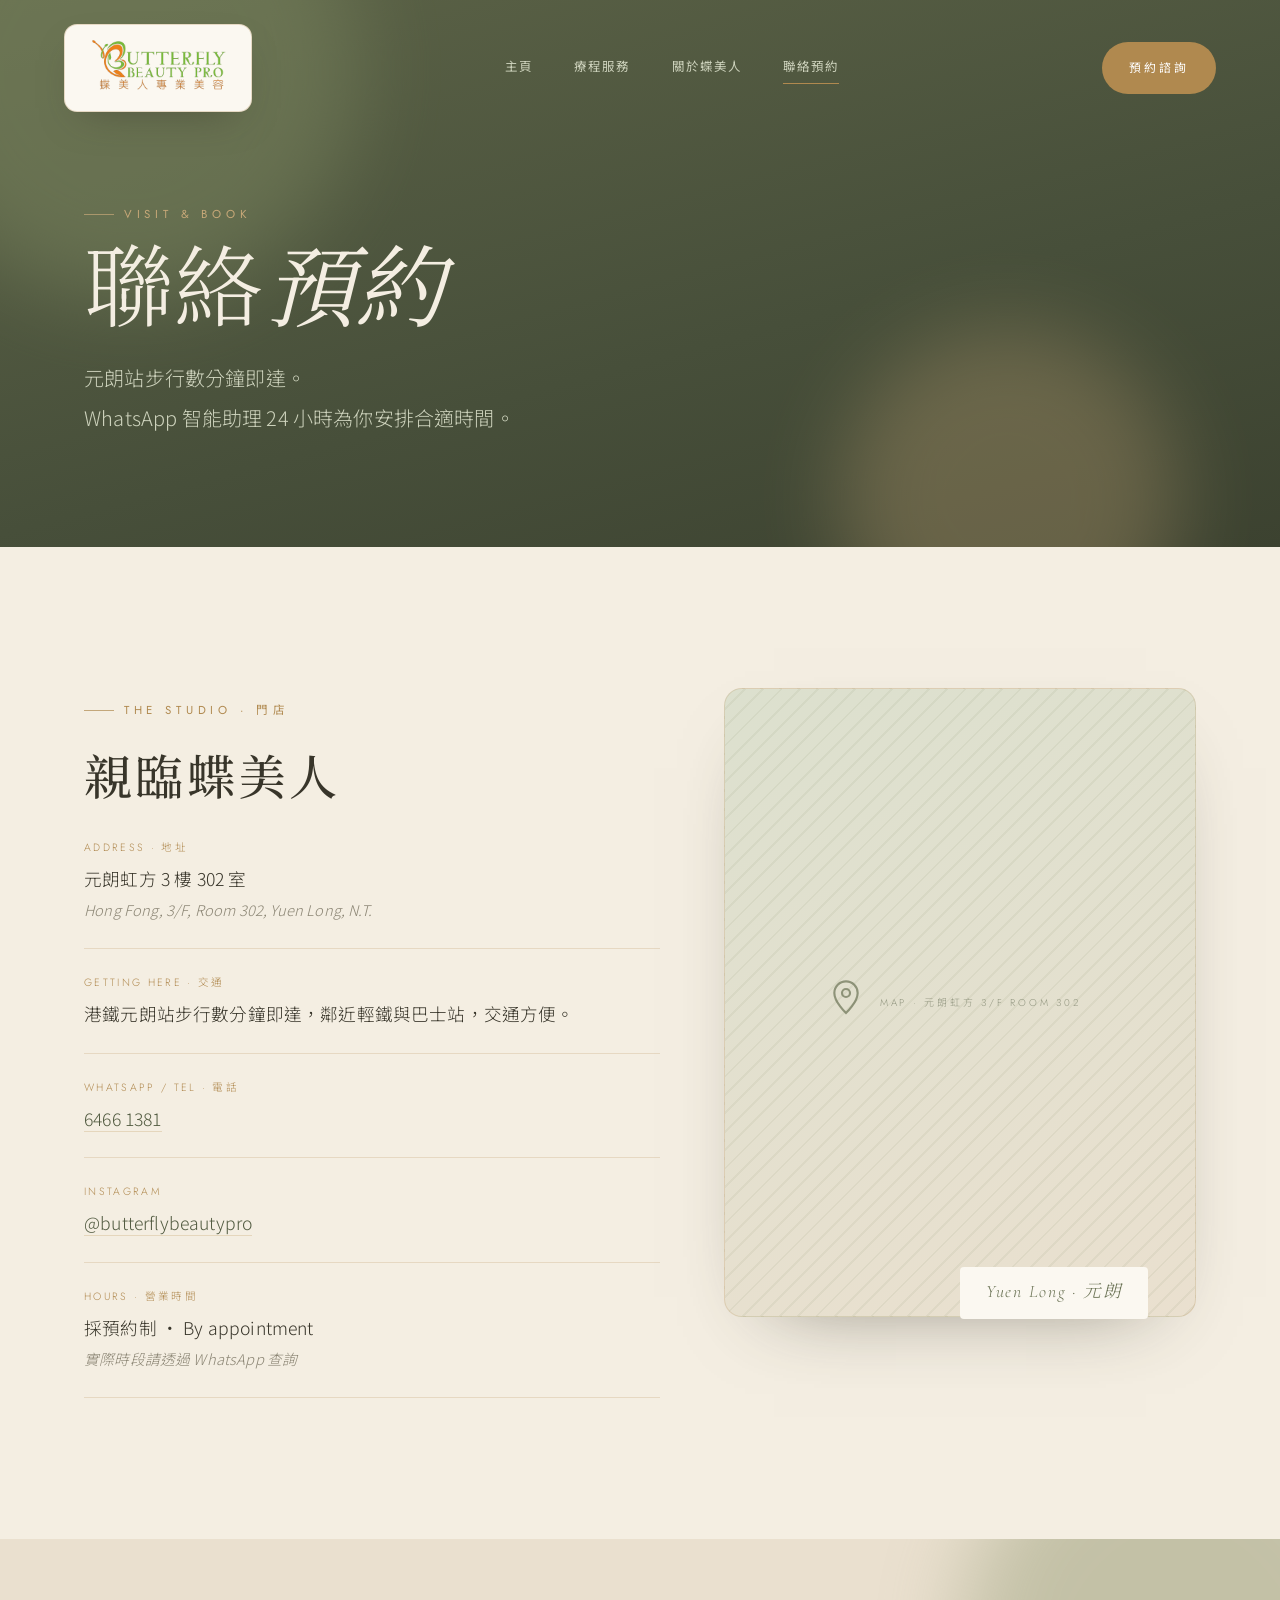
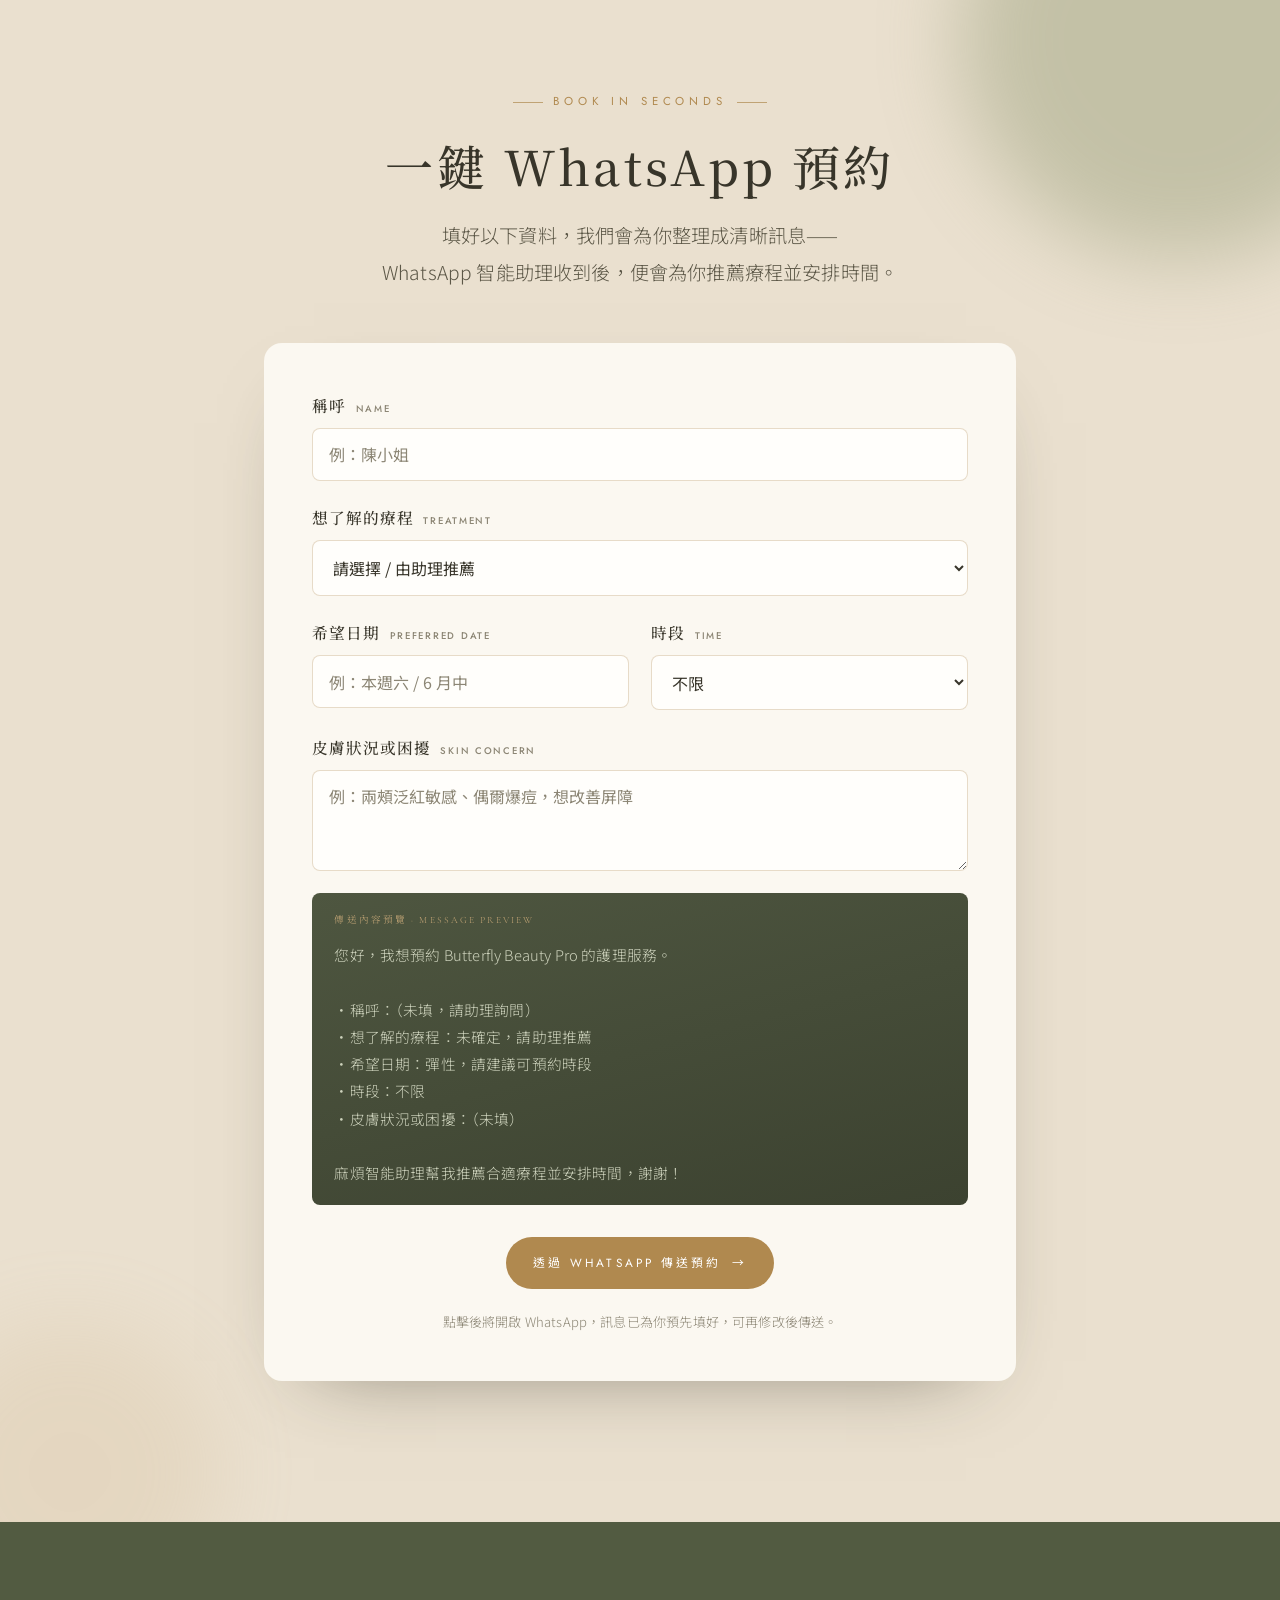
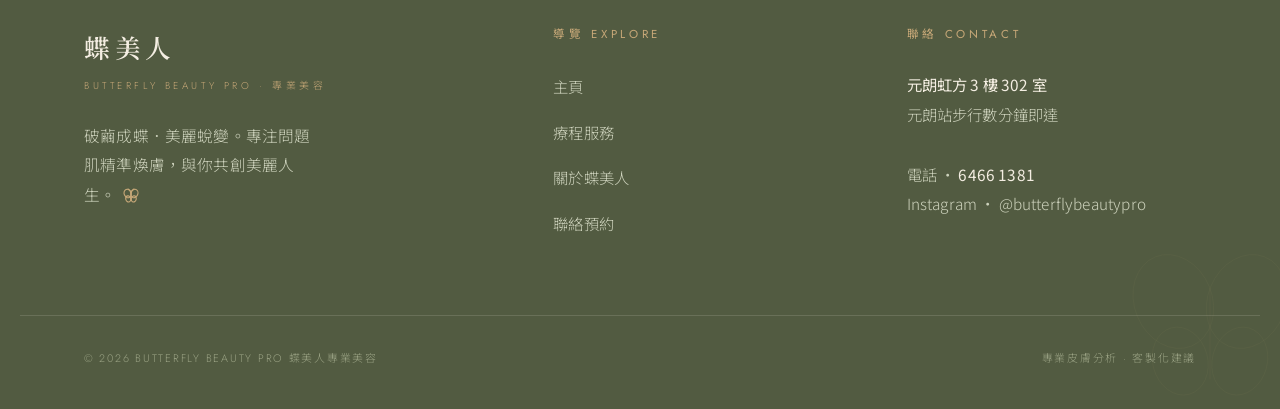
<file: contact.html>
<!DOCTYPE html>
<html lang="zh-HK">
<head>
<meta charset="UTF-8" />
<meta name="viewport" content="width=device-width, initial-scale=1.0" />
<title>聯絡預約 — 蝶美人專業美容 Butterfly Beauty Pro</title>
<meta name="description" content="蝶美人專業美容．元朗虹方 3 樓 302 室，元朗站步行數分鐘即達。WhatsApp 6466 1381 智能助理為你安排專業皮膚分析與預約。" />
<meta name="author" content="Butterfly Beauty Pro 蝶美人專業美容" />
<link rel="canonical" href="https://acgitprojects.github.io/butterflybeautypro/contact.html" />
<meta name="robots" content="index, follow, max-image-preview:large" />

<!-- Favicon / icons -->
<link rel="icon" href="favicon.ico" sizes="any" />
<link rel="icon" type="image/png" sizes="32x32" href="assets/favicon-32x32.png" />
<link rel="icon" type="image/png" sizes="16x16" href="assets/favicon-16x16.png" />
<link rel="icon" type="image/png" sizes="96x96" href="assets/favicon-96x96.png" />
<link rel="apple-touch-icon" sizes="180x180" href="assets/apple-touch-icon.png" />
<link rel="manifest" href="site.webmanifest" />
<meta name="theme-color" content="#525B41" />

<!-- Open Graph / social -->
<meta property="og:type" content="website" />
<meta property="og:site_name" content="Butterfly Beauty Pro 蝶美人專業美容" />
<meta property="og:locale" content="zh_HK" />
<meta property="og:title" content="聯絡預約 — 蝶美人專業美容 Butterfly Beauty Pro" />
<meta property="og:description" content="元朗虹方 3 樓 302 室，元朗站步行數分鐘即達。WhatsApp 6466 1381 智能助理為你安排專業皮膚分析與預約。" />
<meta property="og:url" content="https://acgitprojects.github.io/butterflybeautypro/contact.html" />
<meta property="og:image" content="https://acgitprojects.github.io/butterflybeautypro/assets/og-image.jpg" />
<meta property="og:image:width" content="1200" />
<meta property="og:image:height" content="630" />
<meta property="og:image:alt" content="Butterfly Beauty Pro 蝶美人專業美容" />
<meta name="twitter:card" content="summary_large_image" />
<meta name="twitter:title" content="聯絡預約 — 蝶美人專業美容 Butterfly Beauty Pro" />
<meta name="twitter:description" content="元朗虹方 3 樓 302 室，元朗站步行數分鐘即達。WhatsApp 6466 1381 為你安排預約。" />
<meta name="twitter:image" content="https://acgitprojects.github.io/butterflybeautypro/assets/og-image.jpg" />

<!-- Structured data -->
<script type="application/ld+json">
{
  "@context": "https://schema.org",
  "@type": "BeautySalon",
  "@id": "https://acgitprojects.github.io/butterflybeautypro/#business",
  "name": "蝶美人專業美容 Butterfly Beauty Pro",
  "alternateName": "Butterfly Beauty Pro",
  "description": "元朗專業美容，創立於 2013 年，由 Ceci Yau 領軍，專注亞洲問題肌精準煥膚。獨創三階段蝶變系統。",
  "url": "https://acgitprojects.github.io/butterflybeautypro/",
  "image": "https://acgitprojects.github.io/butterflybeautypro/assets/og-image.jpg",
  "logo": "https://acgitprojects.github.io/butterflybeautypro/assets/logo.png",
  "telephone": "+852-6466-1381",
  "priceRange": "$$",
  "currenciesAccepted": "HKD",
  "foundingDate": "2013",
  "founder": { "@type": "Person", "name": "Ceci Yau" },
  "address": {
    "@type": "PostalAddress",
    "streetAddress": "虹方 3 樓 302 室",
    "addressLocality": "元朗 Yuen Long",
    "addressRegion": "新界 New Territories",
    "addressCountry": "HK"
  },
  "areaServed": "Yuen Long, Hong Kong",
  "sameAs": ["https://www.instagram.com/butterflybeautypro/"]
}
</script>
<link rel="preconnect" href="https://fonts.googleapis.com" />
<link rel="preconnect" href="https://fonts.gstatic.com" crossorigin />
<link href="https://fonts.googleapis.com/css2?family=Cormorant+Garamond:ital,wght@0,300;0,400;0,500;0,600;1,400;1,500&family=Jost:wght@400;500&family=Noto+Sans+TC:wght@300;400;500&family=Noto+Serif+TC:wght@300;400;500;600;700&display=swap" rel="stylesheet" />
<link rel="stylesheet" href="assets/styles.css" />
</head>
<body>

<!-- ===================== NAV ===================== -->
<nav class="nav on-hero">
  <div class="nav-logo">
    <a class="lk" href="index.html" aria-label="Butterfly Beauty Pro 主頁">
      <img src="assets/logo.png" alt="Butterfly Beauty Pro 蝶美人專業美容" class="logo-img" />
    </a>
  </div>
  <div class="nav-links">
    <a href="index.html">主頁</a>
    <a href="services.html">療程服務</a>
    <a href="about.html">關於蝶美人</a>
    <a href="contact.html" class="active">聯絡預約</a>
  </div>
  <a class="btn btn-gold nav-cta" data-wa>預約諮詢</a>
  <button class="nav-toggle" aria-label="選單"><span></span><span></span><span></span></button>
</nav>
<div class="mobile-menu">
  <a href="index.html">主頁<span class="en">Home</span></a>
  <a href="services.html">療程服務<span class="en">Services</span></a>
  <a href="about.html">關於蝶美人<span class="en">About</span></a>
  <a href="contact.html">聯絡預約<span class="en">Contact</span></a>
  <a class="btn btn-gold" data-wa>預約諮詢</a>
</div>

<!-- ===================== PAGE HEADER ===================== -->
<header class="page-head" data-hero data-screen-label="Contact header">
  <div class="dapple">
    <span style="width:460px;height:460px;background:#7c8760;top:-160px;left:-100px;"></span>
    <span style="width:340px;height:340px;background:#c7a878;bottom:-120px;right:8%;opacity:0.3;"></span>
  </div>
  <div class="wrap page-head-inner">
    <p class="eyebrow on-dark reveal">Visit &amp; Book</p>
    <h1 class="display reveal d1" style="color:var(--on-dark);font-size:clamp(2.8rem,7vw,5.6rem);">聯絡<span class="it">預約</span></h1>
    <p class="reveal d2 page-head-sub">元朗站步行數分鐘即達。<br />WhatsApp 智能助理 24 小時為你安排合適時間。</p>
  </div>
</header>

<!-- ===================== CONTACT + MAP ===================== -->
<section class="section">
  <div class="wrap contact-grid">
    <div class="contact-info">
      <p class="eyebrow reveal">The Studio · 門店</p>
      <h2 class="sec-title reveal d1" style="margin-bottom:2rem;">親臨蝶美人</h2>
      <ul class="info-list">
        <li class="reveal d1">
          <span class="info-k h-en">Address · 地址</span>
          <span class="info-v">元朗虹方 3 樓 302 室<br /><em>Hong Fong, 3/F, Room 302, Yuen Long, N.T.</em></span>
        </li>
        <li class="reveal d2">
          <span class="info-k h-en">Getting here · 交通</span>
          <span class="info-v">港鐵元朗站步行數分鐘即達，鄰近輕鐵與巴士站，交通方便。</span>
        </li>
        <li class="reveal d3">
          <span class="info-k h-en">WhatsApp / Tel · 電話</span>
          <span class="info-v"><a class="link-gold" data-wa>6466 1381</a></span>
        </li>
        <li class="reveal d3">
          <span class="info-k h-en">Instagram</span>
          <span class="info-v"><a class="link-gold" href="https://www.instagram.com/butterflybeautypro/" target="_blank" rel="noopener">@butterflybeautypro</a></span>
        </li>
        <li class="reveal d4">
          <span class="info-k h-en">Hours · 營業時間</span>
          <span class="info-v">採預約制 · By appointment<br /><em>實際時段請透過 WhatsApp 查詢</em></span>
        </li>
      </ul>
    </div>
    <div class="contact-map reveal d2">
      <div class="ph" data-label="Map · 元朗虹方 3/F Room 302" style="aspect-ratio:3/4;border-radius:var(--radius-lg);min-height:380px;">
        <span class="map-pin">
          <svg width="40" height="40" viewBox="0 0 24 24" fill="none" stroke="currentColor" stroke-width="1.3" aria-hidden="true"><path d="M12 21 C12 21 5 14.5 5 9 A7 7 0 0 1 19 9 C19 14.5 12 21 12 21 Z"/><circle cx="12" cy="9" r="2.4"/></svg>
        </span>
      </div>
      <p class="map-cap h-en reveal">Yuen Long · 元朗</p>
    </div>
  </div>
</section>

<!-- ===================== BOOKING COMPOSER ===================== -->
<section class="section booking-sec" data-screen-label="Booking composer">
  <div class="dapple">
    <span style="width:440px;height:440px;background:#8a936b;top:-120px;right:-120px;opacity:0.4;"></span>
    <span style="width:300px;height:300px;background:#c7a878;bottom:-100px;left:-80px;opacity:0.16;"></span>
  </div>
  <div class="wrap-narrow" style="position:relative;z-index:2;">
    <div class="center" style="margin-bottom:clamp(2.2rem,4vw,3.4rem);">
      <p class="eyebrow is-centered reveal">Book in seconds</p>
      <h2 class="sec-title reveal d1">一鍵 WhatsApp 預約</h2>
      <p class="lede reveal d2" style="margin-top:1.2rem;">填好以下資料，我們會為你整理成清晰訊息——<br />WhatsApp 智能助理收到後，便會為你推薦療程並安排時間。</p>
    </div>

    <form class="booking-card reveal" id="bookForm" autocomplete="off">
      <div class="field">
        <label for="bk-name">稱呼 <span class="opt">Name</span></label>
        <input type="text" id="bk-name" placeholder="例：陳小姐" />
      </div>
      <div class="field">
        <label for="bk-service">想了解的療程 <span class="opt">Treatment</span></label>
        <select id="bk-service">
          <option value="">請選擇 / 由助理推薦</option>
          <option>屏障修復系列｜敏感肌救星</option>
          <option>無針水光肌｜極速補水</option>
          <option>意式香薰面部 Spa ＋ 頌缽音療</option>
          <option>3D 膠原蝶變術｜逆轉蝶齡抗衰</option>
          <option>等離子除菌去痘護理</option>
          <option>未確定，想先做皮膚分析</option>
        </select>
      </div>
      <div class="field-row">
        <div class="field">
          <label for="bk-date">希望日期 <span class="opt">Preferred date</span></label>
          <input type="text" id="bk-date" placeholder="例：本週六 / 6 月中" />
        </div>
        <div class="field">
          <label for="bk-time">時段 <span class="opt">Time</span></label>
          <select id="bk-time">
            <option value="">不限</option>
            <option>上午 (11:00–13:00)</option>
            <option>下午 (13:00–17:00)</option>
            <option>傍晚 (17:00–20:00)</option>
          </select>
        </div>
      </div>
      <div class="field">
        <label for="bk-concern">皮膚狀況或困擾 <span class="opt">Skin concern</span></label>
        <textarea id="bk-concern" rows="3" placeholder="例：兩頰泛紅敏感、偶爾爆痘，想改善屏障"></textarea>
      </div>

      <div class="booking-preview">
        <span class="bp-label h-en">傳送內容預覽 · Message preview</span>
        <pre id="bookPreview"></pre>
      </div>

      <a class="btn btn-gold booking-send" id="bookSend" data-wa>透過 WhatsApp 傳送預約<span class="arrow">→</span></a>
      <p class="booking-fine">點擊後將開啟 WhatsApp，訊息已為你預先填好，可再修改後傳送。</p>
    </form>
  </div>
</section>

<!-- ===================== FOOTER ===================== -->
<footer class="footer">
  <div class="wrap footer-grid">
    <div>
      <div class="f-logo"><div class="tc">蝶美人</div><div class="en">Butterfly Beauty Pro · 專業美容</div></div>
      <p class="f-tag">破繭成蝶．美麗蛻變。專注問題肌精準煥膚，與你共創美麗人生。<svg class="bfly" width="20" height="20" viewBox="0 0 48 48" fill="none" stroke="currentColor" stroke-width="1.1" stroke-linecap="round" aria-hidden="true" style="vertical-align:-0.28em;margin-left:0.3em;color:var(--gold-soft);"><ellipse cx="16" cy="18" rx="8.5" ry="10.5" transform="rotate(-22 16 18)"/><ellipse cx="32" cy="18" rx="8.5" ry="10.5" transform="rotate(22 32 18)"/><ellipse cx="17.5" cy="31" rx="6" ry="7.5" transform="rotate(-15 17.5 31)"/><ellipse cx="30.5" cy="31" rx="6" ry="7.5" transform="rotate(15 30.5 31)"/><line x1="24" y1="15" x2="24" y2="35"/><path d="M24 15 C 22 10, 19 8, 17 7"/><path d="M24 15 C 26 10, 29 8, 31 7"/></svg></p>
    </div>
    <div>
      <h4>導覽 Explore</h4>
      <ul>
        <li><a href="index.html">主頁</a></li>
        <li><a href="services.html">療程服務</a></li>
        <li><a href="about.html">關於蝶美人</a></li>
        <li><a href="contact.html">聯絡預約</a></li>
      </ul>
    </div>
    <div>
      <h4>聯絡 Contact</h4>
      <p class="f-info">
        <strong>元朗虹方 3 樓 302 室</strong><br />
        元朗站步行數分鐘即達<br /><br />
        電話 · <strong>6466 1381</strong><br />
        <a href="https://www.instagram.com/butterflybeautypro/" target="_blank" rel="noopener">Instagram · @butterflybeautypro</a>
      </p>
    </div>
  </div>
  <div class="wrap footer-bottom">
    <span>© 2026 Butterfly Beauty Pro 蝶美人專業美容</span>
    <span>專業皮膚分析 · 客製化建議</span>
  </div>
  <div class="footer-bfly">
    <svg class="bfly" width="220" height="220" viewBox="0 0 48 48" fill="none" stroke="currentColor" stroke-width="0.5" aria-hidden="true">
      <ellipse cx="16" cy="18" rx="8.5" ry="10.5" transform="rotate(-22 16 18)"/>
      <ellipse cx="32" cy="18" rx="8.5" ry="10.5" transform="rotate(22 32 18)"/>
      <ellipse cx="17.5" cy="31" rx="6" ry="7.5" transform="rotate(-15 17.5 31)"/>
      <ellipse cx="30.5" cy="31" rx="6" ry="7.5" transform="rotate(15 30.5 31)"/>
      <line x1="24" y1="15" x2="24" y2="35"/>
    </svg>
  </div>
</footer>

<style>
.page-head { background: linear-gradient(165deg, #5c6347 0%, #474f3a 60%, #3c4230 100%); padding: clamp(8rem,16vw,12rem) 0 clamp(3.5rem,7vw,6rem); position: relative; overflow: hidden; }
.page-head-inner { position: relative; z-index: 2; }
.page-head-sub { color: var(--on-dark-soft); font-size: clamp(1.05rem,1.7vw,1.25rem); line-height: 2; margin-top: 1.4rem; max-width: 46ch; }

.contact-grid { display: grid; grid-template-columns: 1.1fr 0.9fr; gap: clamp(2.5rem,5vw,5rem); align-items: start; }
.info-list { list-style: none; padding: 0; margin: 0; }
.info-list li { display: flex; flex-direction: column; gap: 0.4rem; padding: 1.5rem 0; border-bottom: 1px solid rgba(176,137,79,0.22); }
.info-list li:first-child { padding-top: 0; }
.info-k { font-family: var(--label); font-size: 0.66rem; letter-spacing: 0.22em; text-transform: uppercase; color: var(--gold); }
.info-v { font-size: 1.1rem; line-height: 1.7; color: var(--ink); }
.info-v em { font-style: italic; color: var(--ink-faint); font-size: 0.92rem; }
.link-gold { color: var(--sage-deep); border-bottom: 1px solid var(--gold-pale); transition: color 0.3s, border-color 0.3s; }
.link-gold:hover { color: var(--gold); border-color: var(--gold); }
.contact-map { position: relative; }
.contact-map .ph { box-shadow: var(--shadow-card); }
.map-pin { color: var(--sage); opacity: 0.7; }
.map-cap { position: absolute; bottom: -1.2rem; left: 50%; transform: translateX(-50%); background: var(--paper); padding: 0.6rem 1.6rem; font-style: italic; font-size: 1.1rem; color: var(--sage); box-shadow: var(--shadow-soft); border-radius: 4px; letter-spacing: 0.1em; }

.booking-sec { background: var(--cream-deep); position: relative; overflow: hidden; }
.booking-card { background: var(--paper); border-radius: var(--radius-lg); padding: clamp(1.8rem,4vw,3rem); box-shadow: var(--shadow-card); display: flex; flex-direction: column; gap: 1.4rem; }
.field { display: flex; flex-direction: column; gap: 0.5rem; }
.field-row { display: grid; grid-template-columns: 1fr 1fr; gap: 1.4rem; }
.field label { font-family: var(--serif-tc); font-weight: 500; font-size: 0.98rem; letter-spacing: 0.06em; color: var(--ink); }
.field label .opt { font-family: var(--label); font-size: 0.6rem; letter-spacing: 0.18em; text-transform: uppercase; color: var(--ink-faint); margin-left: 0.5em; }
.field input, .field select, .field textarea {
  font-family: var(--sans-tc); font-size: 1rem; color: var(--ink);
  background: var(--paper-pure); border: 1px solid rgba(176,137,79,0.3); border-radius: var(--radius);
  padding: 0.85em 1em; width: 100%; transition: border-color 0.3s, box-shadow 0.3s; resize: vertical;
}
.field input:focus, .field select:focus, .field textarea:focus { outline: none; border-color: var(--gold); box-shadow: 0 0 0 3px rgba(176,137,79,0.12); }
.field input::placeholder, .field textarea::placeholder { color: var(--ink-faint); }

.booking-preview { background: linear-gradient(165deg, #4e5640, #3c4230); border-radius: var(--radius); padding: 1.2rem 1.4rem; }
.bp-label { display: block; font-size: 0.6rem; letter-spacing: 0.22em; text-transform: uppercase; color: var(--gold-soft); margin-bottom: 0.7rem; }
#bookPreview { font-family: var(--sans-tc); font-size: 0.92rem; line-height: 1.85; color: var(--on-dark-soft); white-space: pre-wrap; margin: 0; word-break: break-word; }
.booking-send { align-self: center; margin-top: 0.6rem; }
.booking-fine { text-align: center; font-size: 0.82rem; color: var(--ink-faint); margin: 0; line-height: 1.7; }

@media (max-width: 880px) {
  .contact-grid { grid-template-columns: 1fr; }
  .contact-map { max-width: 460px; margin: 0 auto; }
  .field-row { grid-template-columns: 1fr; }
}
</style>
<script src="assets/site.js?v=3"></script>
<script>
(function () {
  var phone = '85264661381';
  var f = {
    name: document.getElementById('bk-name'),
    service: document.getElementById('bk-service'),
    date: document.getElementById('bk-date'),
    time: document.getElementById('bk-time'),
    concern: document.getElementById('bk-concern')
  };
  var preview = document.getElementById('bookPreview');
  var sendBtn = document.getElementById('bookSend');

  function buildMessage() {
    var L = ['您好，我想預約 Butterfly Beauty Pro 的護理服務。', ''];
    L.push('・稱呼：' + (f.name.value.trim() || '（未填，請助理詢問）'));
    L.push('・想了解的療程：' + (f.service.value || '未確定，請助理推薦'));
    L.push('・希望日期：' + (f.date.value.trim() || '彈性，請建議可預約時段'));
    L.push('・時段：' + (f.time.value || '不限'));
    L.push('・皮膚狀況或困擾：' + (f.concern.value.trim() || '（未填）'));
    L.push('');
    L.push('麻煩智能助理幫我推薦合適療程並安排時間，謝謝！');
    return L.join('\n');
  }
  function update() {
    var msg = buildMessage();
    preview.textContent = msg;
    sendBtn.setAttribute('href', 'https://wa.me/' + phone + '?text=' + encodeURIComponent(msg));
    sendBtn.setAttribute('target', '_blank');
    sendBtn.setAttribute('rel', 'noopener');
  }
  // sendBtn carries data-wa; remove it so this composer controls its href
  sendBtn.removeAttribute('data-wa');
  Object.keys(f).forEach(function (k) {
    f[k].addEventListener('input', update);
    f[k].addEventListener('change', update);
  });
  update();
})();
</script>
</body>
</html>
</file>
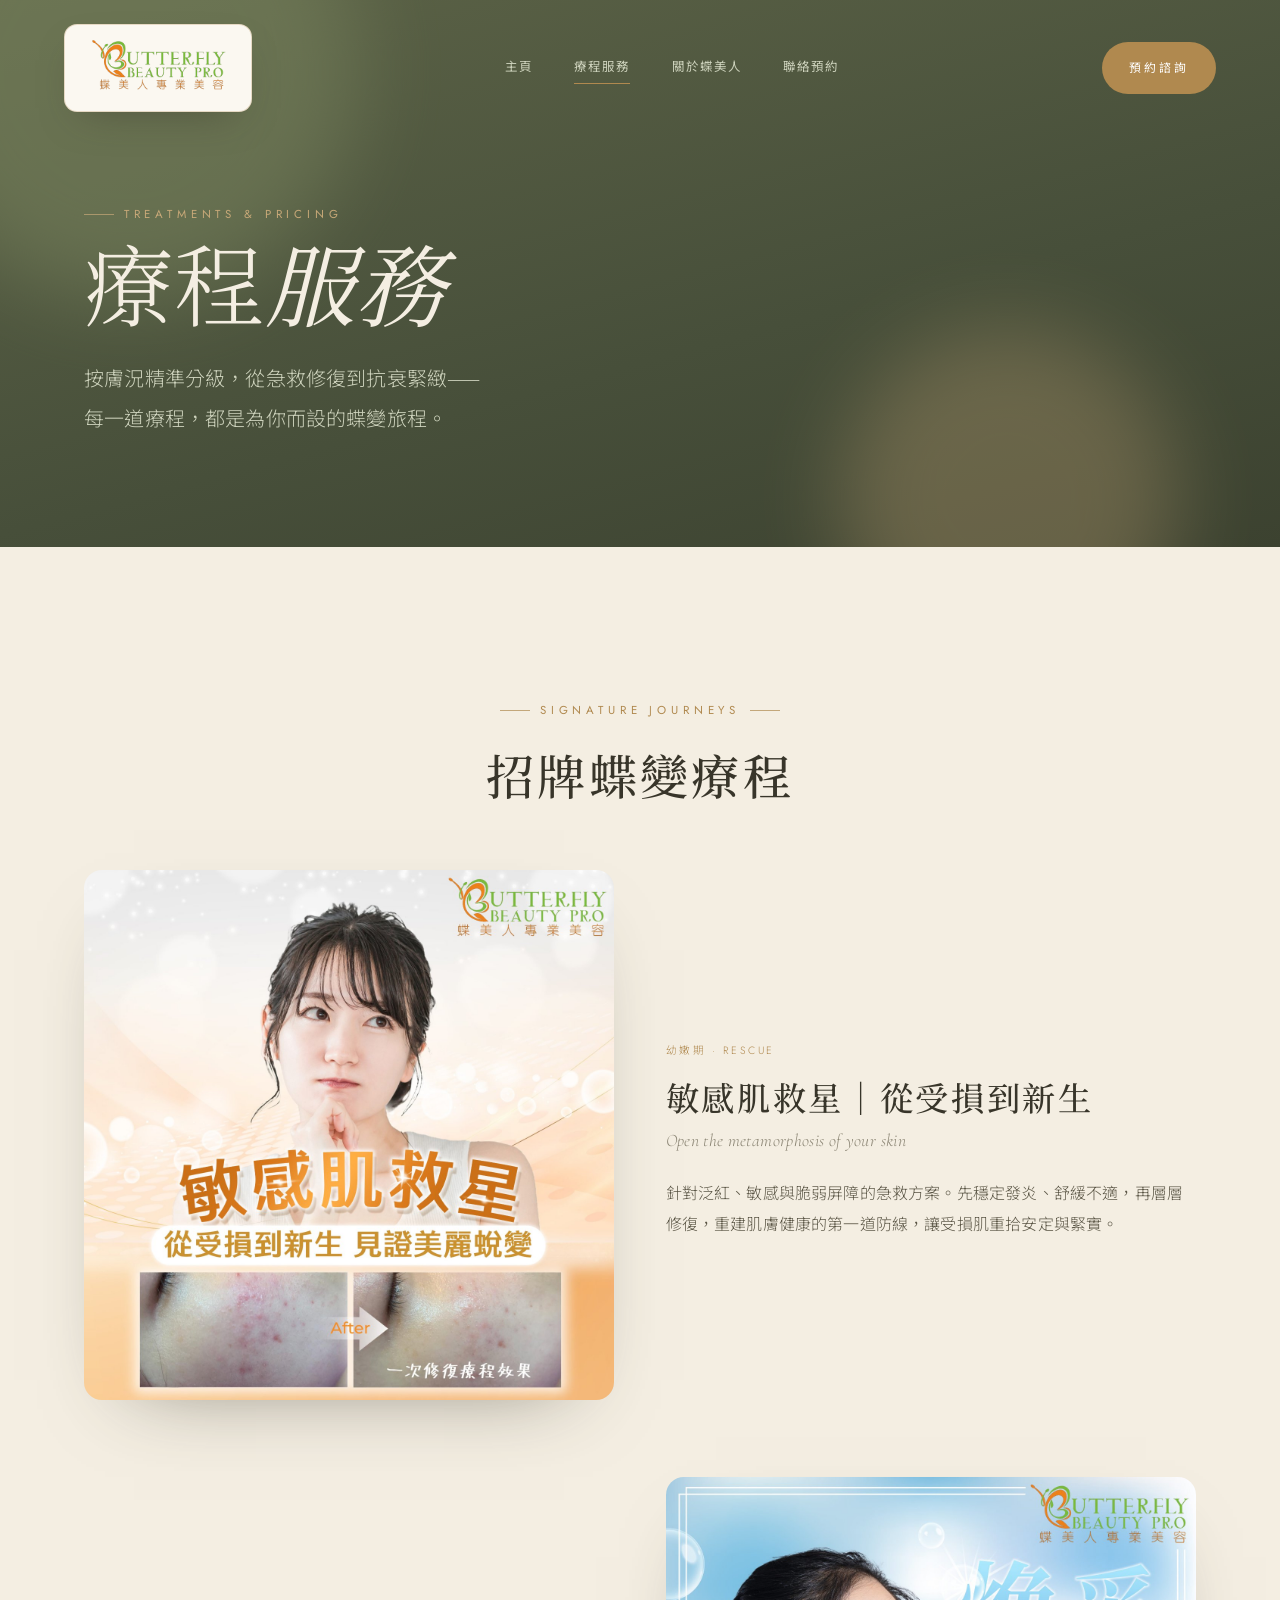
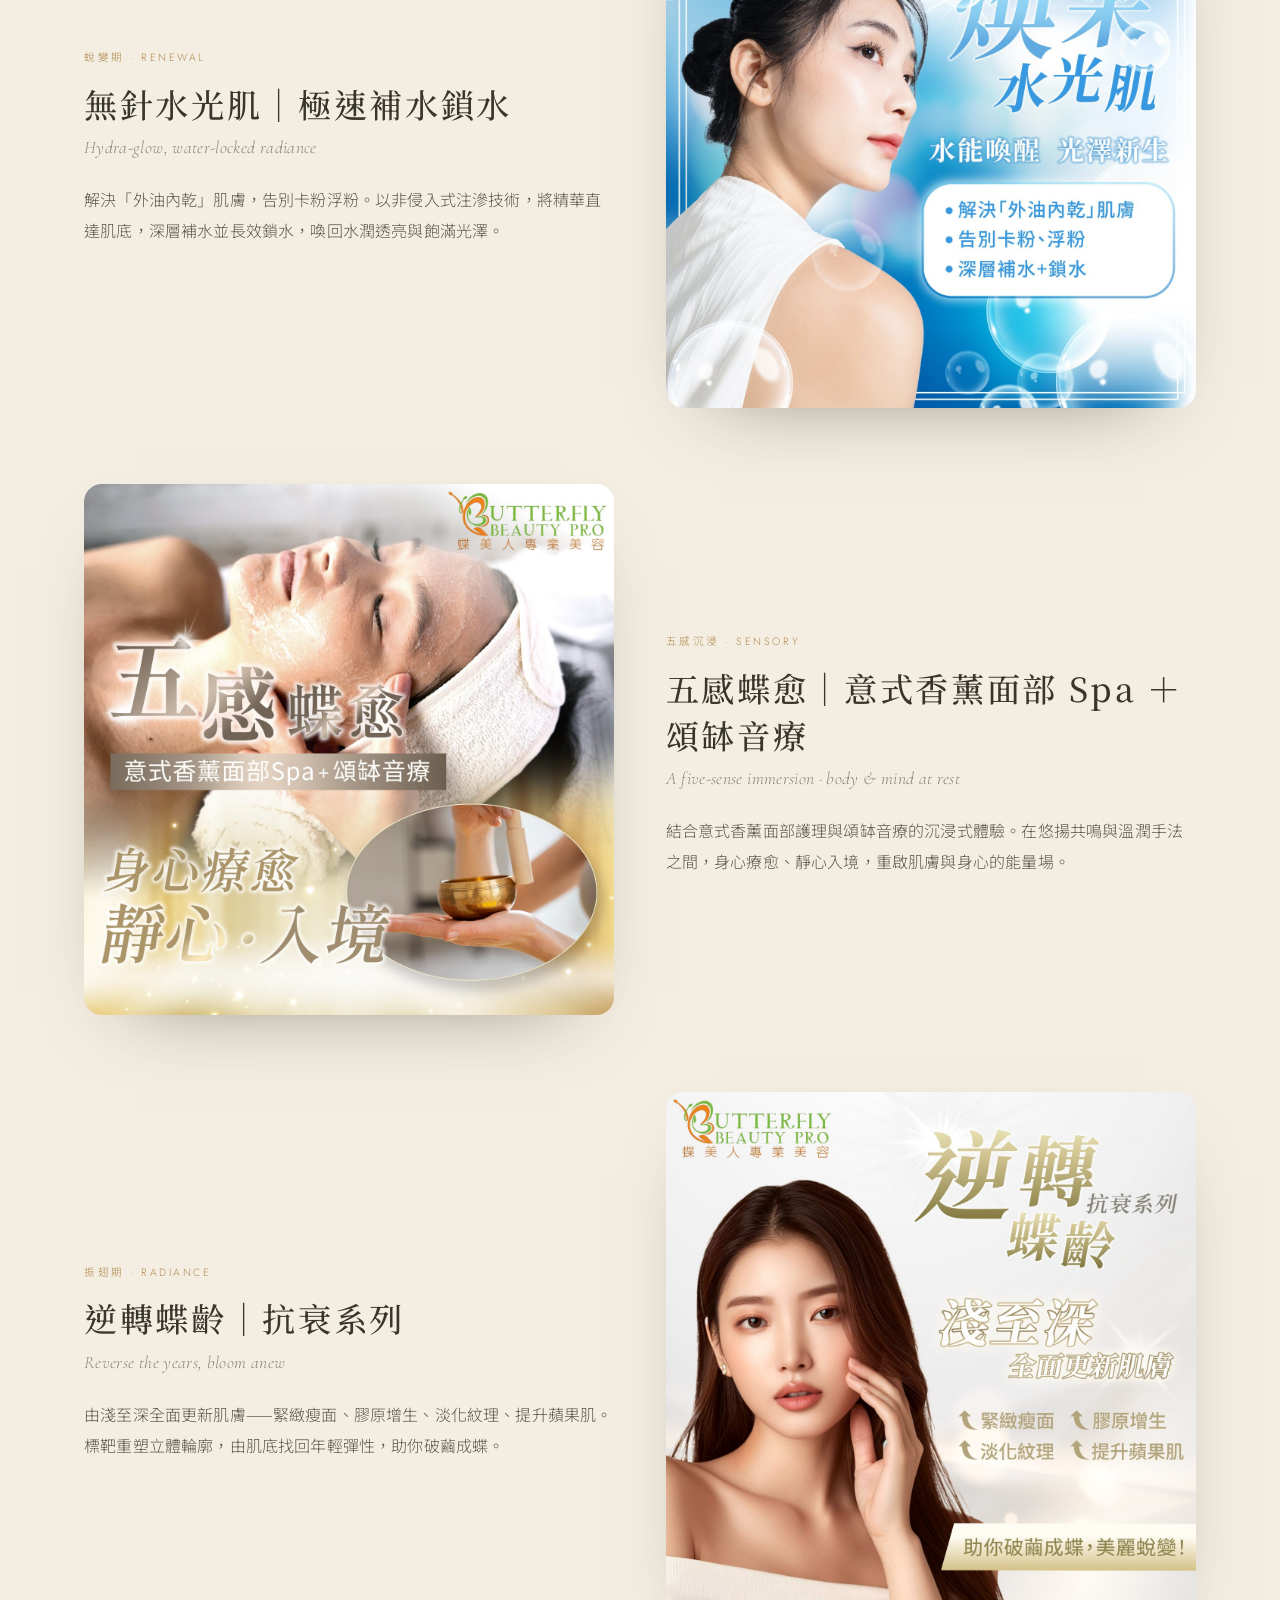
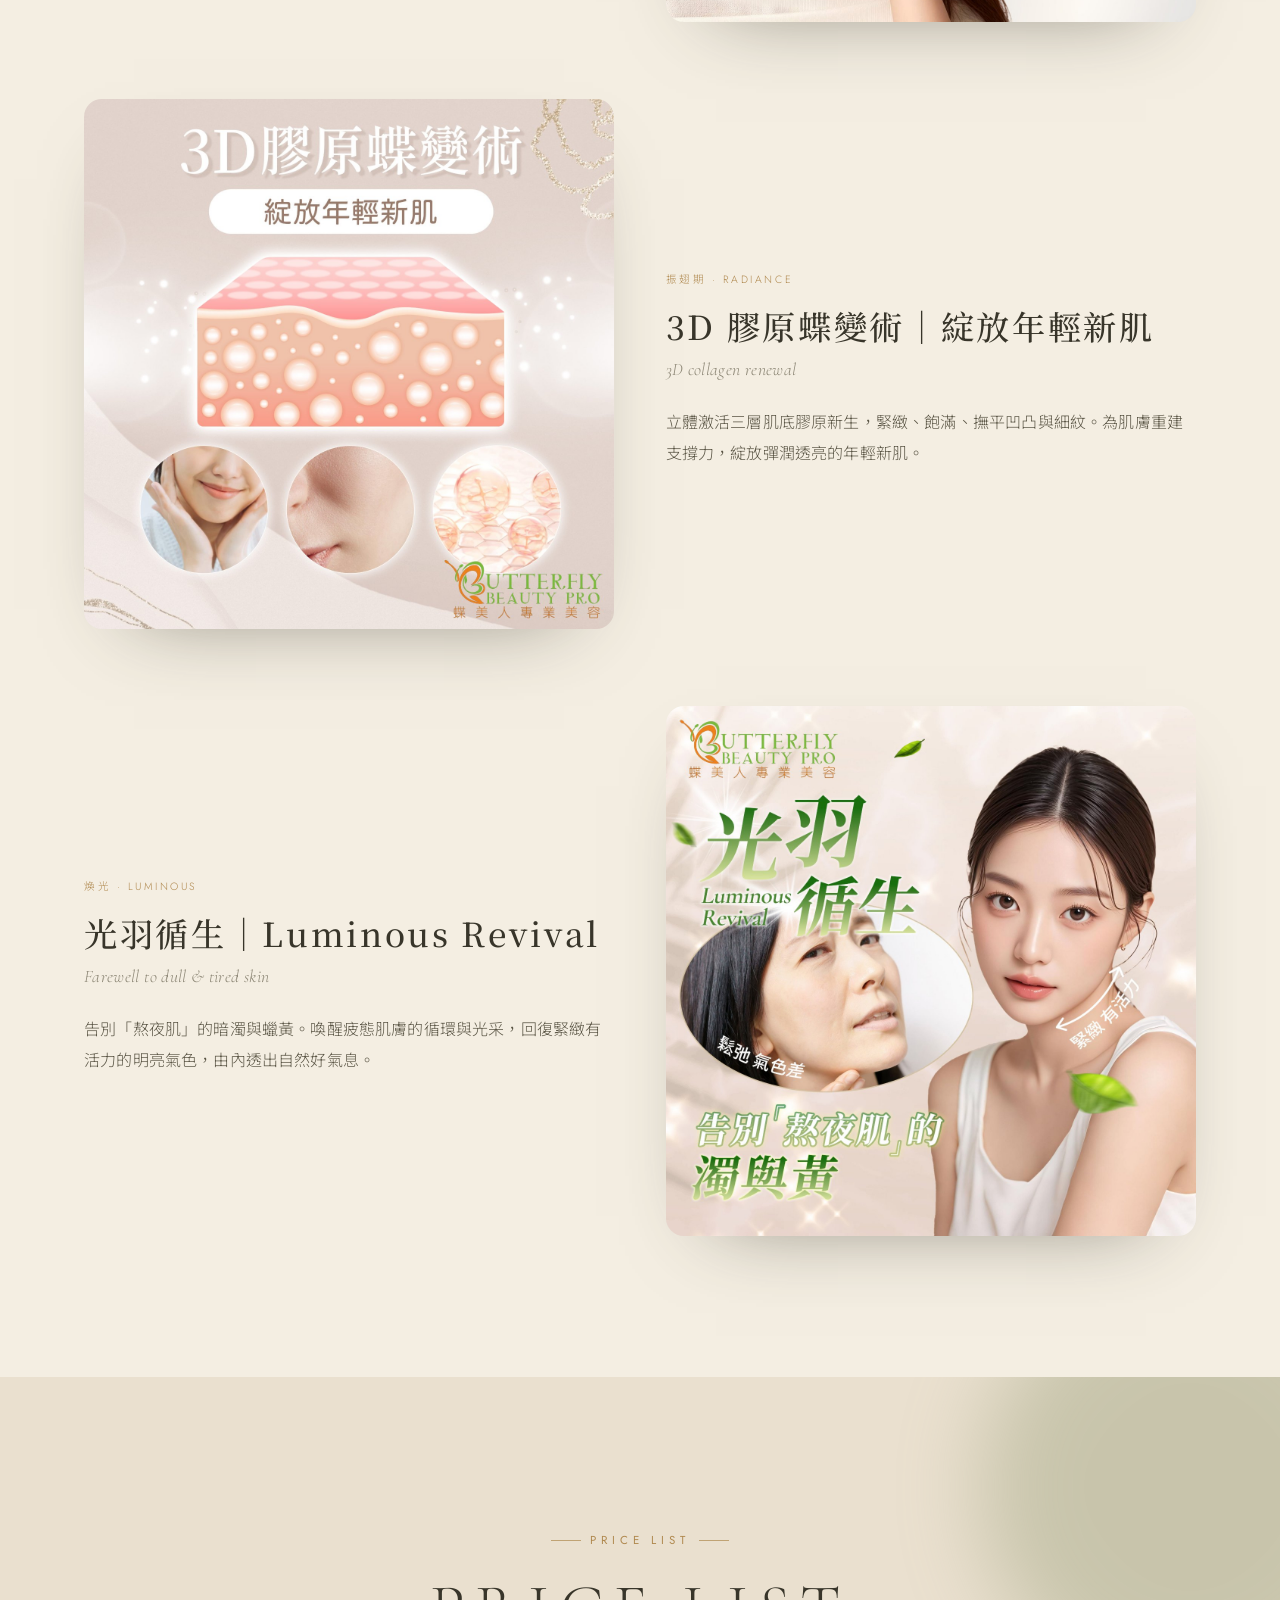
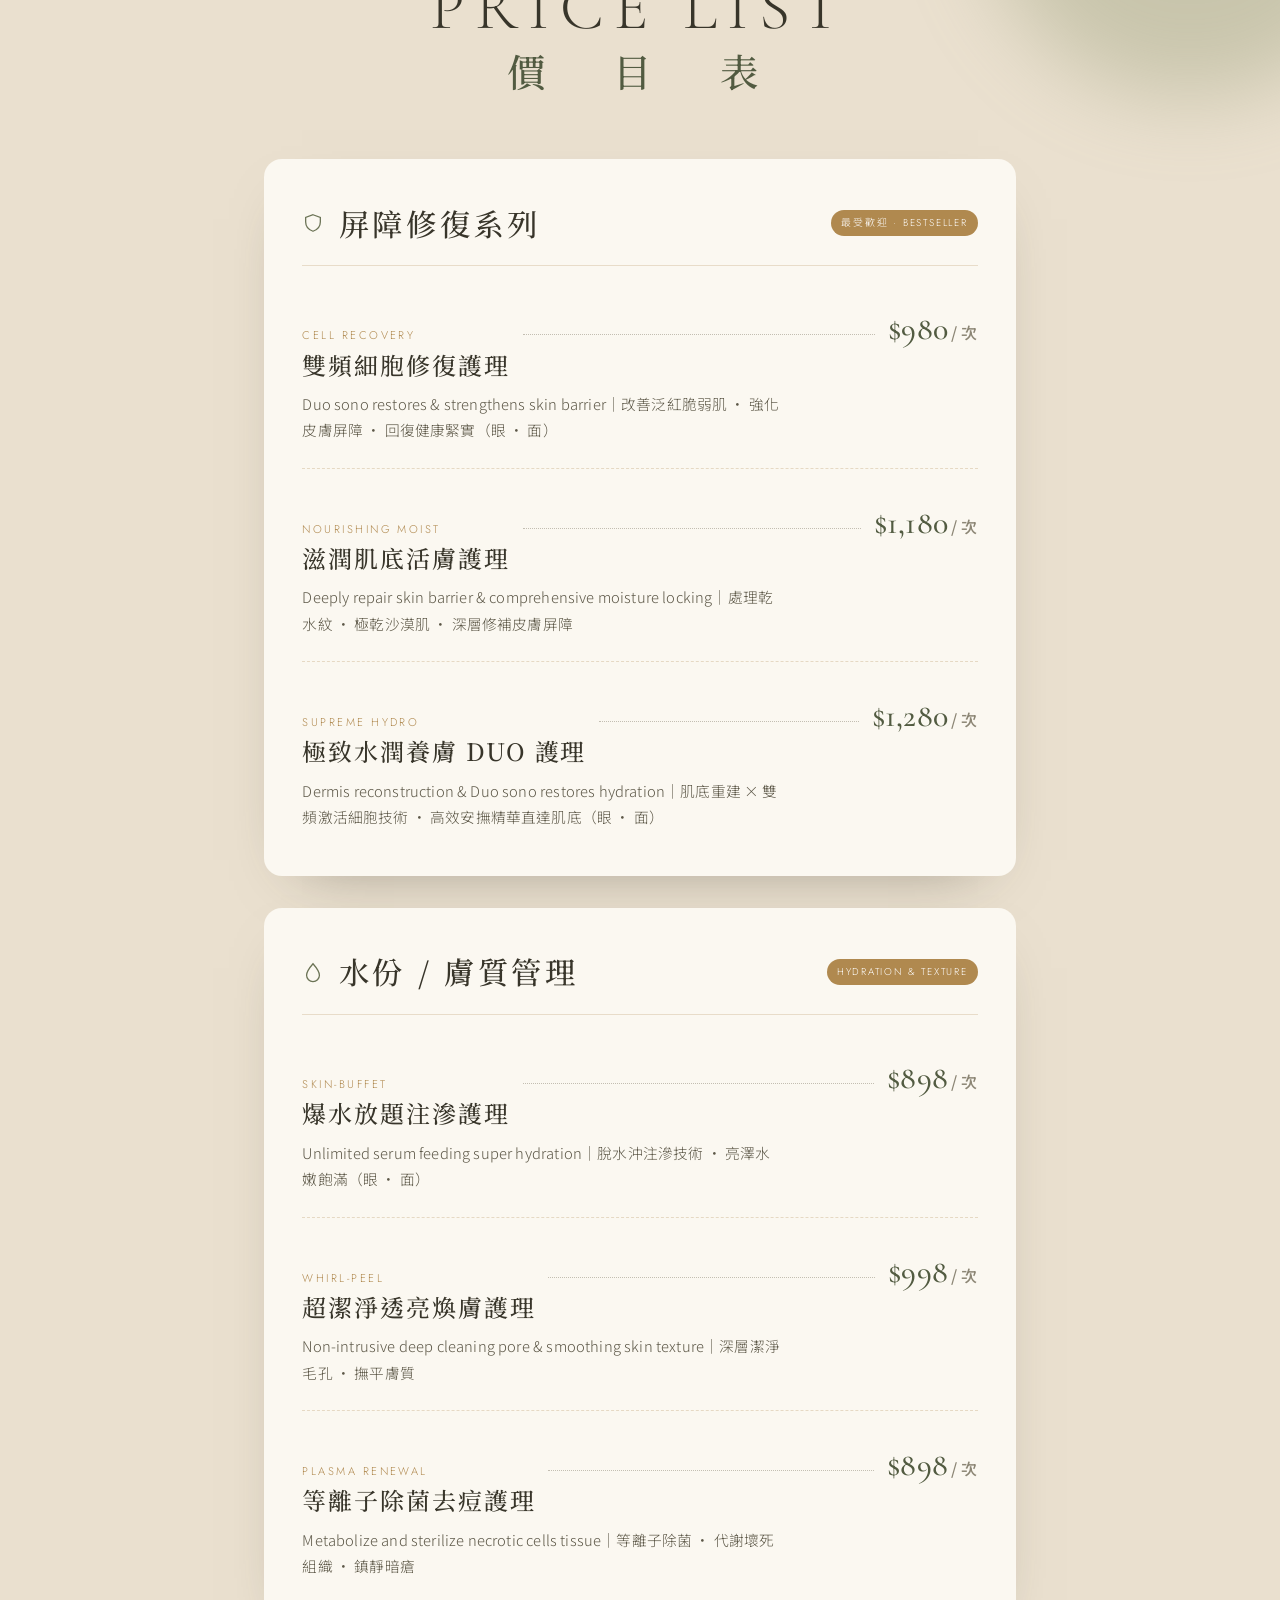
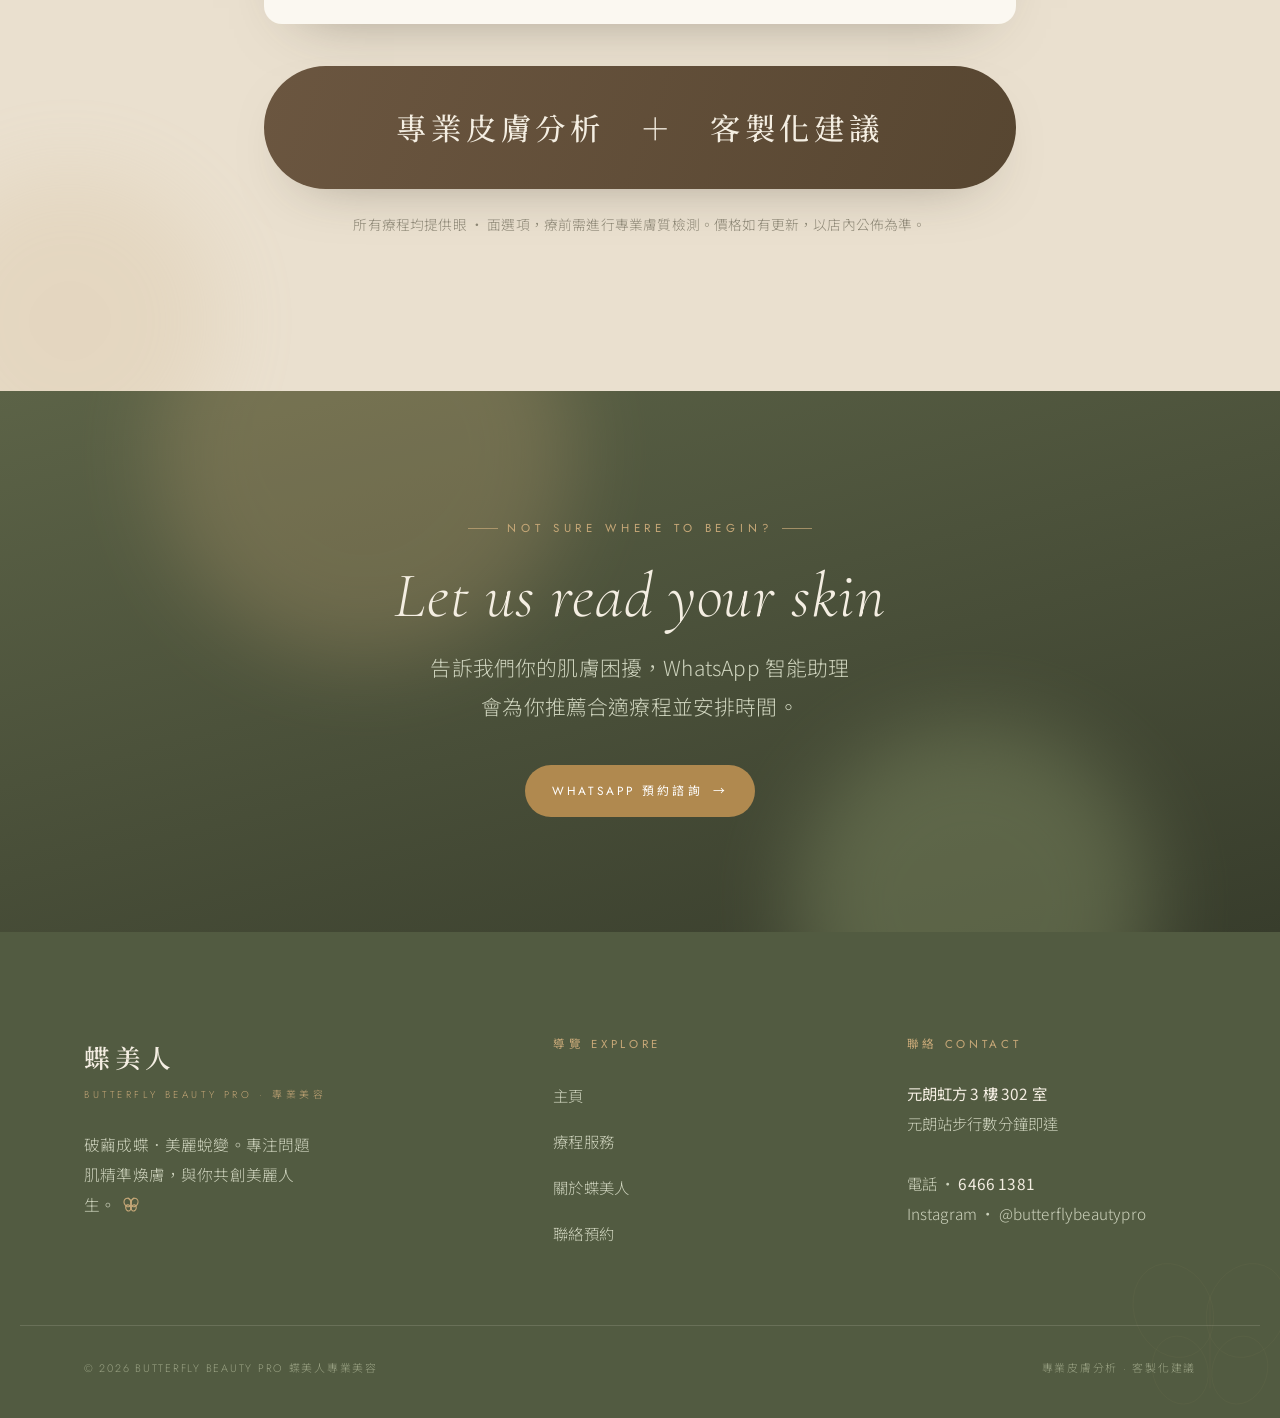
<file: services.html>
<!DOCTYPE html>
<html lang="zh-HK">
<head>
<meta charset="UTF-8" />
<meta name="viewport" content="width=device-width, initial-scale=1.0" />
<title>療程服務 — 蝶美人專業美容 Butterfly Beauty Pro</title>
<meta name="description" content="蝶美人招牌療程與價目表：屏障修復系列、水份膚質管理、無針水光肌、3D 膠原蝶變術、逆轉蝶齡抗衰系列。專業皮膚分析 + 客製化建議。" />
<meta name="author" content="Butterfly Beauty Pro 蝶美人專業美容" />
<link rel="canonical" href="https://acgitprojects.github.io/butterflybeautypro/services.html" />
<meta name="robots" content="index, follow, max-image-preview:large" />

<!-- Favicon / icons -->
<link rel="icon" href="favicon.ico" sizes="any" />
<link rel="icon" type="image/png" sizes="32x32" href="assets/favicon-32x32.png" />
<link rel="icon" type="image/png" sizes="16x16" href="assets/favicon-16x16.png" />
<link rel="icon" type="image/png" sizes="96x96" href="assets/favicon-96x96.png" />
<link rel="apple-touch-icon" sizes="180x180" href="assets/apple-touch-icon.png" />
<link rel="manifest" href="site.webmanifest" />
<meta name="theme-color" content="#525B41" />

<!-- Open Graph / social -->
<meta property="og:type" content="website" />
<meta property="og:site_name" content="Butterfly Beauty Pro 蝶美人專業美容" />
<meta property="og:locale" content="zh_HK" />
<meta property="og:title" content="療程服務 — 蝶美人專業美容 Butterfly Beauty Pro" />
<meta property="og:description" content="招牌蝶變療程與價目表：屏障修復、無針水光肌、3D 膠原蝶變術、逆轉蝶齡抗衰。專業皮膚分析 + 客製化建議。" />
<meta property="og:url" content="https://acgitprojects.github.io/butterflybeautypro/services.html" />
<meta property="og:image" content="https://acgitprojects.github.io/butterflybeautypro/assets/og-image.jpg" />
<meta property="og:image:width" content="1200" />
<meta property="og:image:height" content="630" />
<meta property="og:image:alt" content="Butterfly Beauty Pro 蝶美人專業美容" />
<meta name="twitter:card" content="summary_large_image" />
<meta name="twitter:title" content="療程服務 — 蝶美人專業美容 Butterfly Beauty Pro" />
<meta name="twitter:description" content="招牌蝶變療程與價目表：屏障修復、無針水光肌、3D 膠原蝶變術、逆轉蝶齡抗衰。" />
<meta name="twitter:image" content="https://acgitprojects.github.io/butterflybeautypro/assets/og-image.jpg" />

<!-- Structured data -->
<script type="application/ld+json">
{
  "@context": "https://schema.org",
  "@type": "BeautySalon",
  "@id": "https://acgitprojects.github.io/butterflybeautypro/#business",
  "name": "蝶美人專業美容 Butterfly Beauty Pro",
  "alternateName": "Butterfly Beauty Pro",
  "description": "元朗專業美容，創立於 2013 年，由 Ceci Yau 領軍，專注亞洲問題肌精準煥膚。獨創三階段蝶變系統。",
  "url": "https://acgitprojects.github.io/butterflybeautypro/",
  "image": "https://acgitprojects.github.io/butterflybeautypro/assets/og-image.jpg",
  "logo": "https://acgitprojects.github.io/butterflybeautypro/assets/logo.png",
  "telephone": "+852-6466-1381",
  "priceRange": "$$",
  "currenciesAccepted": "HKD",
  "foundingDate": "2013",
  "founder": { "@type": "Person", "name": "Ceci Yau" },
  "address": {
    "@type": "PostalAddress",
    "streetAddress": "虹方 3 樓 302 室",
    "addressLocality": "元朗 Yuen Long",
    "addressRegion": "新界 New Territories",
    "addressCountry": "HK"
  },
  "areaServed": "Yuen Long, Hong Kong",
  "sameAs": ["https://www.instagram.com/butterflybeautypro/"]
}
</script>
<link rel="preconnect" href="https://fonts.googleapis.com" />
<link rel="preconnect" href="https://fonts.gstatic.com" crossorigin />
<link href="https://fonts.googleapis.com/css2?family=Cormorant+Garamond:ital,wght@0,300;0,400;0,500;0,600;1,400;1,500&family=Jost:wght@400;500&family=Noto+Sans+TC:wght@300;400;500&family=Noto+Serif+TC:wght@300;400;500;600;700&display=swap" rel="stylesheet" />
<link rel="stylesheet" href="assets/styles.css" />
</head>
<body>

<!-- ===================== NAV ===================== -->
<nav class="nav on-hero">
  <div class="nav-logo">
    <a class="lk" href="index.html" aria-label="Butterfly Beauty Pro 主頁">
      <img src="assets/logo.png" alt="Butterfly Beauty Pro 蝶美人專業美容" class="logo-img" />
    </a>
  </div>
  <div class="nav-links">
    <a href="index.html">主頁</a>
    <a href="services.html" class="active">療程服務</a>
    <a href="about.html">關於蝶美人</a>
    <a href="contact.html">聯絡預約</a>
  </div>
  <a class="btn btn-gold nav-cta" data-wa>預約諮詢</a>
  <button class="nav-toggle" aria-label="選單"><span></span><span></span><span></span></button>
</nav>
<div class="mobile-menu">
  <a href="index.html">主頁<span class="en">Home</span></a>
  <a href="services.html">療程服務<span class="en">Services</span></a>
  <a href="about.html">關於蝶美人<span class="en">About</span></a>
  <a href="contact.html">聯絡預約<span class="en">Contact</span></a>
  <a class="btn btn-gold" data-wa>預約諮詢</a>
</div>

<!-- ===================== PAGE HEADER ===================== -->
<header class="page-head" data-hero data-screen-label="Services header">
  <div class="dapple">
    <span style="width:460px;height:460px;background:#7c8760;top:-160px;left:-100px;"></span>
    <span style="width:340px;height:340px;background:#c7a878;bottom:-120px;right:8%;opacity:0.3;"></span>
  </div>
  <div class="wrap page-head-inner">
    <p class="eyebrow on-dark reveal">Treatments &amp; Pricing</p>
    <h1 class="display reveal d1" style="color:var(--on-dark);font-size:clamp(2.8rem,7vw,5.6rem);">療程<span class="it">服務</span></h1>
    <p class="reveal d2 page-head-sub">按膚況精準分級，從急救修復到抗衰緊緻——<br />每一道療程，都是為你而設的蝶變旅程。</p>
  </div>
</header>

<!-- ===================== SIGNATURE TREATMENTS ===================== -->
<section class="section">
  <div class="wrap">
    <div class="center" style="margin-bottom:clamp(2.6rem,5vw,4.4rem);">
      <p class="eyebrow is-centered reveal">Signature Journeys</p>
      <h2 class="sec-title reveal d1">招牌蝶變療程</h2>
    </div>
    <div class="feat-list">
      <article class="feat reveal">
        <div class="feat-img"><img src="assets/img/svc-sensitive.jpg" alt="敏感肌救星 從受損到新生" class="poster" loading="lazy" /></div>
        <div class="feat-text">
          <span class="feat-stage">幼嫩期 · Rescue</span>
          <h3 class="h-tc">敏感肌救星｜從受損到新生</h3>
          <p class="h-en feat-en">Open the metamorphosis of your skin</p>
          <p>針對泛紅、敏感與脆弱屏障的急救方案。先穩定發炎、舒緩不適，再層層修復，重建肌膚健康的第一道防線，讓受損肌重拾安定與緊實。</p>
        </div>
      </article>
      <article class="feat is-rev reveal">
        <div class="feat-img"><img src="assets/img/svc-hydra.jpg" alt="煥采水光肌 極速補水鎖水" class="poster" loading="lazy" /></div>
        <div class="feat-text">
          <span class="feat-stage">蛻變期 · Renewal</span>
          <h3 class="h-tc">無針水光肌｜極速補水鎖水</h3>
          <p class="h-en feat-en">Hydra-glow, water-locked radiance</p>
          <p>解決「外油內乾」肌膚，告別卡粉浮粉。以非侵入式注滲技術，將精華直達肌底，深層補水並長效鎖水，喚回水潤透亮與飽滿光澤。</p>
        </div>
      </article>
      <article class="feat reveal">
        <div class="feat-img"><img src="assets/img/svc-spa.jpg" alt="五感蝶愈 意式香薰面部 Spa 頌缽音療" class="poster" loading="lazy" /></div>
        <div class="feat-text">
          <span class="feat-stage">五感沉浸 · Sensory</span>
          <h3 class="h-tc">五感蝶愈｜意式香薰面部 Spa ＋ 頌缽音療</h3>
          <p class="h-en feat-en">A five-sense immersion · body &amp; mind at rest</p>
          <p>結合意式香薰面部護理與頌缽音療的沉浸式體驗。在悠揚共鳴與溫潤手法之間，身心療愈、靜心入境，重啟肌膚與身心的能量場。</p>
        </div>
      </article>
      <article class="feat is-rev reveal">
        <div class="feat-img"><img src="assets/img/svc-antiage.jpg" alt="逆轉蝶齡 抗衰系列" class="poster" loading="lazy" /></div>
        <div class="feat-text">
          <span class="feat-stage">振翅期 · Radiance</span>
          <h3 class="h-tc">逆轉蝶齡｜抗衰系列</h3>
          <p class="h-en feat-en">Reverse the years, bloom anew</p>
          <p>由淺至深全面更新肌膚——緊緻瘦面、膠原增生、淡化紋理、提升蘋果肌。標靶重塑立體輪廓，由肌底找回年輕彈性，助你破繭成蝶。</p>
        </div>
      </article>
      <article class="feat reveal">
        <div class="feat-img"><img src="assets/img/svc-3d.jpg" alt="3D 膠原蝶變術 綻放年輕新肌" class="poster" loading="lazy" /></div>
        <div class="feat-text">
          <span class="feat-stage">振翅期 · Radiance</span>
          <h3 class="h-tc">3D 膠原蝶變術｜綻放年輕新肌</h3>
          <p class="h-en feat-en">3D collagen renewal</p>
          <p>立體激活三層肌底膠原新生，緊緻、飽滿、撫平凹凸與細紋。為肌膚重建支撐力，綻放彈潤透亮的年輕新肌。</p>
        </div>
      </article>
      <article class="feat is-rev reveal">
        <div class="feat-img"><img src="assets/img/svc-luminous.jpg" alt="光羽循生 Luminous Revival" class="poster" loading="lazy" /></div>
        <div class="feat-text">
          <span class="feat-stage">煥光 · Luminous</span>
          <h3 class="h-tc">光羽循生｜Luminous Revival</h3>
          <p class="h-en feat-en">Farewell to dull &amp; tired skin</p>
          <p>告別「熬夜肌」的暗濁與蠟黃。喚醒疲態肌膚的循環與光采，回復緊緻有活力的明亮氣色，由內透出自然好氣息。</p>
        </div>
      </article>
    </div>
  </div>
</section>

<!-- ===================== PRICE LIST ===================== -->
<section class="section price-sec" data-screen-label="Price list">
  <div class="dapple">
    <span style="width:420px;height:420px;background:#8a936b;top:-100px;right:-120px;opacity:0.35;"></span>
    <span style="width:300px;height:300px;background:#c7a878;bottom:-80px;left:-80px;opacity:0.16;"></span>
  </div>
  <div class="wrap-narrow" style="position:relative;z-index:2;">
    <div class="center" style="margin-bottom:clamp(2.8rem,5vw,4.4rem);">
      <p class="eyebrow is-centered reveal">Price List</p>
      <h2 class="sec-title-en reveal d1" style="font-style:normal;font-weight:300;letter-spacing:0.16em;">PRICE LIST</h2>
      <p class="h-tc reveal d2" style="font-size:clamp(1.6rem,3.4vw,2.4rem);letter-spacing:0.4em;margin-top:0.3rem;color:var(--sage-deep);">價　目　表</p>
    </div>

    <div class="price-group reveal">
      <div class="price-cat">
        <span class="price-cat-ic">
          <svg width="22" height="22" viewBox="0 0 24 24" fill="none" stroke="currentColor" stroke-width="1.4" aria-hidden="true"><path d="M12 3 L20 6 V11 C20 16 16.5 19.5 12 21 C7.5 19.5 4 16 4 11 V6 Z"/></svg>
        </span>
        <h3 class="h-tc">屏障修復系列</h3>
        <span class="price-cat-tag">最受歡迎 · Bestseller</span>
      </div>
      <ul class="price-menu">
        <li class="reveal">
          <div class="pm-main">
            <div class="pm-name"><span class="pm-en">CELL RECOVERY</span><span class="pm-tc">雙頻細胞修復護理</span></div>
            <span class="pm-dots"></span>
            <span class="pm-price">$980<i>/ 次</i></span>
          </div>
          <p class="pm-desc">Duo sono restores &amp; strengthens skin barrier｜改善泛紅脆弱肌 · 強化皮膚屏障 · 回復健康緊實（眼 · 面）</p>
        </li>
        <li class="reveal">
          <div class="pm-main">
            <div class="pm-name"><span class="pm-en">NOURISHING MOIST</span><span class="pm-tc">滋潤肌底活膚護理</span></div>
            <span class="pm-dots"></span>
            <span class="pm-price">$1,180<i>/ 次</i></span>
          </div>
          <p class="pm-desc">Deeply repair skin barrier &amp; comprehensive moisture locking｜處理乾水紋 · 極乾沙漠肌 · 深層修補皮膚屏障</p>
        </li>
        <li class="reveal">
          <div class="pm-main">
            <div class="pm-name"><span class="pm-en">SUPREME HYDRO</span><span class="pm-tc">極致水潤養膚 DUO 護理</span></div>
            <span class="pm-dots"></span>
            <span class="pm-price">$1,280<i>/ 次</i></span>
          </div>
          <p class="pm-desc">Dermis reconstruction &amp; Duo sono restores hydration｜肌底重建 × 雙頻激活細胞技術 · 高效安撫精華直達肌底（眼 · 面）</p>
        </li>
      </ul>
    </div>

    <div class="price-group reveal">
      <div class="price-cat">
        <span class="price-cat-ic">
          <svg width="22" height="22" viewBox="0 0 24 24" fill="none" stroke="currentColor" stroke-width="1.4" aria-hidden="true"><path d="M12 3 C12 3 5 11 5 15.5 A7 7 0 0 0 19 15.5 C19 11 12 3 12 3 Z"/></svg>
        </span>
        <h3 class="h-tc">水份 / 膚質管理</h3>
        <span class="price-cat-tag">Hydration &amp; Texture</span>
      </div>
      <ul class="price-menu">
        <li class="reveal">
          <div class="pm-main">
            <div class="pm-name"><span class="pm-en">SKIN-BUFFET</span><span class="pm-tc">爆水放題注滲護理</span></div>
            <span class="pm-dots"></span>
            <span class="pm-price">$898<i>/ 次</i></span>
          </div>
          <p class="pm-desc">Unlimited serum feeding super hydration｜脫水沖注滲技術 · 亮澤水嫩飽滿（眼 · 面）</p>
        </li>
        <li class="reveal">
          <div class="pm-main">
            <div class="pm-name"><span class="pm-en">WHIRL-PEEL</span><span class="pm-tc">超潔淨透亮煥膚護理</span></div>
            <span class="pm-dots"></span>
            <span class="pm-price">$998<i>/ 次</i></span>
          </div>
          <p class="pm-desc">Non-intrusive deep cleaning pore &amp; smoothing skin texture｜深層潔淨毛孔 · 撫平膚質</p>
        </li>
        <li class="reveal">
          <div class="pm-main">
            <div class="pm-name"><span class="pm-en">PLASMA RENEWAL</span><span class="pm-tc">等離子除菌去痘護理</span></div>
            <span class="pm-dots"></span>
            <span class="pm-price">$898<i>/ 次</i></span>
          </div>
          <p class="pm-desc">Metabolize and sterilize necrotic cells tissue｜等離子除菌 · 代謝壞死組織 · 鎮靜暗瘡</p>
        </li>
      </ul>
    </div>

    <div class="price-foot reveal">專業皮膚分析　＋　客製化建議</div>
    <p class="price-note reveal">所有療程均提供眼 · 面選項，療前需進行專業膚質檢測。價格如有更新，以店內公佈為準。</p>
  </div>
</section>

<!-- ===================== CTA ===================== -->
<section class="cta-band" data-screen-label="Services CTA">
  <div class="dapple">
    <span style="width:420px;height:420px;background:#c7a878;top:-150px;left:12%;opacity:0.26;"></span>
    <span style="width:360px;height:360px;background:#7c8760;bottom:-150px;right:10%;opacity:0.5;"></span>
  </div>
  <div class="wrap center" style="position:relative;z-index:2;">
    <p class="eyebrow is-centered on-dark reveal">Not sure where to begin?</p>
    <h2 class="sec-title-en reveal d1" style="color:var(--on-dark);">Let us read your skin</h2>
    <p class="reveal d2" style="color:var(--on-dark-soft);font-size:clamp(1.1rem,1.8vw,1.3rem);max-width:40ch;margin:1.2rem auto 2.4rem;line-height:1.9;">
      告訴我們你的肌膚困擾，WhatsApp 智能助理會為你推薦合適療程並安排時間。
    </p>
    <a class="btn btn-gold reveal d3" data-wa>WhatsApp 預約諮詢<span class="arrow">→</span></a>
  </div>
</section>

<!-- ===================== FOOTER ===================== -->
<footer class="footer">
  <div class="wrap footer-grid">
    <div>
      <div class="f-logo"><div class="tc">蝶美人</div><div class="en">Butterfly Beauty Pro · 專業美容</div></div>
      <p class="f-tag">破繭成蝶．美麗蛻變。專注問題肌精準煥膚，與你共創美麗人生。<svg class="bfly" width="20" height="20" viewBox="0 0 48 48" fill="none" stroke="currentColor" stroke-width="1.1" stroke-linecap="round" aria-hidden="true" style="vertical-align:-0.28em;margin-left:0.3em;color:var(--gold-soft);"><ellipse cx="16" cy="18" rx="8.5" ry="10.5" transform="rotate(-22 16 18)"/><ellipse cx="32" cy="18" rx="8.5" ry="10.5" transform="rotate(22 32 18)"/><ellipse cx="17.5" cy="31" rx="6" ry="7.5" transform="rotate(-15 17.5 31)"/><ellipse cx="30.5" cy="31" rx="6" ry="7.5" transform="rotate(15 30.5 31)"/><line x1="24" y1="15" x2="24" y2="35"/><path d="M24 15 C 22 10, 19 8, 17 7"/><path d="M24 15 C 26 10, 29 8, 31 7"/></svg></p>
    </div>
    <div>
      <h4>導覽 Explore</h4>
      <ul>
        <li><a href="index.html">主頁</a></li>
        <li><a href="services.html">療程服務</a></li>
        <li><a href="about.html">關於蝶美人</a></li>
        <li><a href="contact.html">聯絡預約</a></li>
      </ul>
    </div>
    <div>
      <h4>聯絡 Contact</h4>
      <p class="f-info">
        <strong>元朗虹方 3 樓 302 室</strong><br />
        元朗站步行數分鐘即達<br /><br />
        電話 · <strong>6466 1381</strong><br />
        <a href="https://www.instagram.com/butterflybeautypro/" target="_blank" rel="noopener">Instagram · @butterflybeautypro</a>
      </p>
    </div>
  </div>
  <div class="wrap footer-bottom">
    <span>© 2026 Butterfly Beauty Pro 蝶美人專業美容</span>
    <span>專業皮膚分析 · 客製化建議</span>
  </div>
  <div class="footer-bfly">
    <svg class="bfly" width="220" height="220" viewBox="0 0 48 48" fill="none" stroke="currentColor" stroke-width="0.5" aria-hidden="true">
      <ellipse cx="16" cy="18" rx="8.5" ry="10.5" transform="rotate(-22 16 18)"/>
      <ellipse cx="32" cy="18" rx="8.5" ry="10.5" transform="rotate(22 32 18)"/>
      <ellipse cx="17.5" cy="31" rx="6" ry="7.5" transform="rotate(-15 17.5 31)"/>
      <ellipse cx="30.5" cy="31" rx="6" ry="7.5" transform="rotate(15 30.5 31)"/>
      <line x1="24" y1="15" x2="24" y2="35"/>
    </svg>
  </div>
</footer>

<style>
.page-head {
  background: linear-gradient(165deg, #5c6347 0%, #474f3a 60%, #3c4230 100%);
  padding: clamp(8rem,16vw,12rem) 0 clamp(3.5rem,7vw,6rem);
  position: relative; overflow: hidden;
}
.page-head-inner { position: relative; z-index: 2; }
.page-head-sub { color: var(--on-dark-soft); font-size: clamp(1.05rem,1.7vw,1.25rem); line-height: 2; margin-top: 1.4rem; max-width: 46ch; }

.feat-list { display: flex; flex-direction: column; gap: clamp(3rem,6vw,5.5rem); }
.feat { display: grid; grid-template-columns: 1fr 1fr; gap: clamp(2rem,4vw,4rem); align-items: center; }
.feat.is-rev .feat-img { order: 2; }
.feat-img .ph { box-shadow: var(--shadow-card); }
.feat-stage { font-family: var(--label); font-size: 0.66rem; letter-spacing: 0.24em; text-transform: uppercase; color: var(--gold); }
.feat-text h3 { font-size: clamp(1.5rem,2.6vw,2.1rem); margin: 0.7rem 0 0; letter-spacing: 0.08em; line-height: 1.4; }
.feat-en { font-style: italic; color: var(--ink-faint); font-size: 1.1rem; margin: 0.3rem 0 1.2rem; }
.feat-text p:last-child { font-size: 1rem; line-height: 1.95; color: var(--ink-soft); margin: 0; }

.price-sec { background: var(--cream-deep); position: relative; overflow: hidden; }
.price-group { background: var(--paper); border-radius: var(--radius-lg); padding: clamp(1.8rem,3.5vw,3rem) clamp(1.6rem,3vw,2.8rem); box-shadow: var(--shadow-soft); margin-bottom: 2rem; }
.price-cat { display: flex; align-items: center; gap: 0.9rem; padding-bottom: 1.4rem; margin-bottom: 0.6rem; border-bottom: 1px solid rgba(176,137,79,0.25); flex-wrap: wrap; }
.price-cat-ic { color: var(--sage); display: flex; }
.price-cat h3 { font-size: clamp(1.4rem,2.6vw,1.9rem); letter-spacing: 0.12em; }
.price-cat-tag { font-family: var(--label); font-size: 0.62rem; letter-spacing: 0.18em; text-transform: uppercase; color: #fff; background: var(--gold); padding: 0.4em 1em; border-radius: 999px; margin-left: auto; }
.price-menu { list-style: none; padding: 0; margin: 0; }
.price-menu li { padding: 1.5rem 0; border-bottom: 1px dashed rgba(176,137,79,0.28); }
.price-menu li:last-child { border-bottom: 0; padding-bottom: 0; }
.pm-main { display: flex; align-items: baseline; gap: 0.8rem; }
.pm-name { display: flex; flex-direction: column; gap: 0.15rem; }
.pm-en { font-family: var(--label); font-size: 0.7rem; letter-spacing: 0.22em; text-transform: uppercase; color: var(--gold); }
.pm-tc { font-family: var(--serif-tc); font-weight: 500; font-size: clamp(1.15rem,2vw,1.5rem); letter-spacing: 0.08em; color: var(--ink); line-height: 1.3; }
.pm-dots { flex: 1; border-bottom: 1px dotted rgba(140,134,117,0.5); transform: translateY(-4px); min-width: 20px; }
.pm-price { font-family: var(--serif-en); font-size: clamp(1.5rem,2.6vw,2rem); font-weight: 500; color: var(--sage-deep); white-space: nowrap; }
.pm-price i { font-style: normal; font-family: var(--sans-tc); font-size: 0.5em; color: var(--ink-faint); margin-left: 0.2em; }
.pm-desc { margin: 0.7rem 0 0; font-size: 0.92rem; line-height: 1.8; color: var(--ink-soft); max-width: 60ch; }

.price-foot { text-align: center; background: linear-gradient(110deg, #6b5640, #574631); color: var(--cream); font-family: var(--serif-tc); font-weight: 500; font-size: clamp(1.3rem,2.6vw,1.9rem); letter-spacing: 0.16em; padding: 1.1em 1.4em; border-radius: 999px; margin-top: 2.6rem; box-shadow: var(--shadow-soft); }
.price-note { text-align: center; font-size: 0.86rem; color: var(--ink-faint); margin-top: 1.4rem; line-height: 1.8; }

@media (max-width: 880px) {
  .feat, .feat.is-rev { grid-template-columns: 1fr; }
  .feat.is-rev .feat-img { order: 0; }
  .feat-img { max-width: 480px; }
  .pm-main { flex-wrap: wrap; }
  .pm-dots { display: none; }
  .pm-price { margin-left: auto; }
}
</style>
<script src="assets/site.js?v=3"></script>
</body>
</html>
</file>
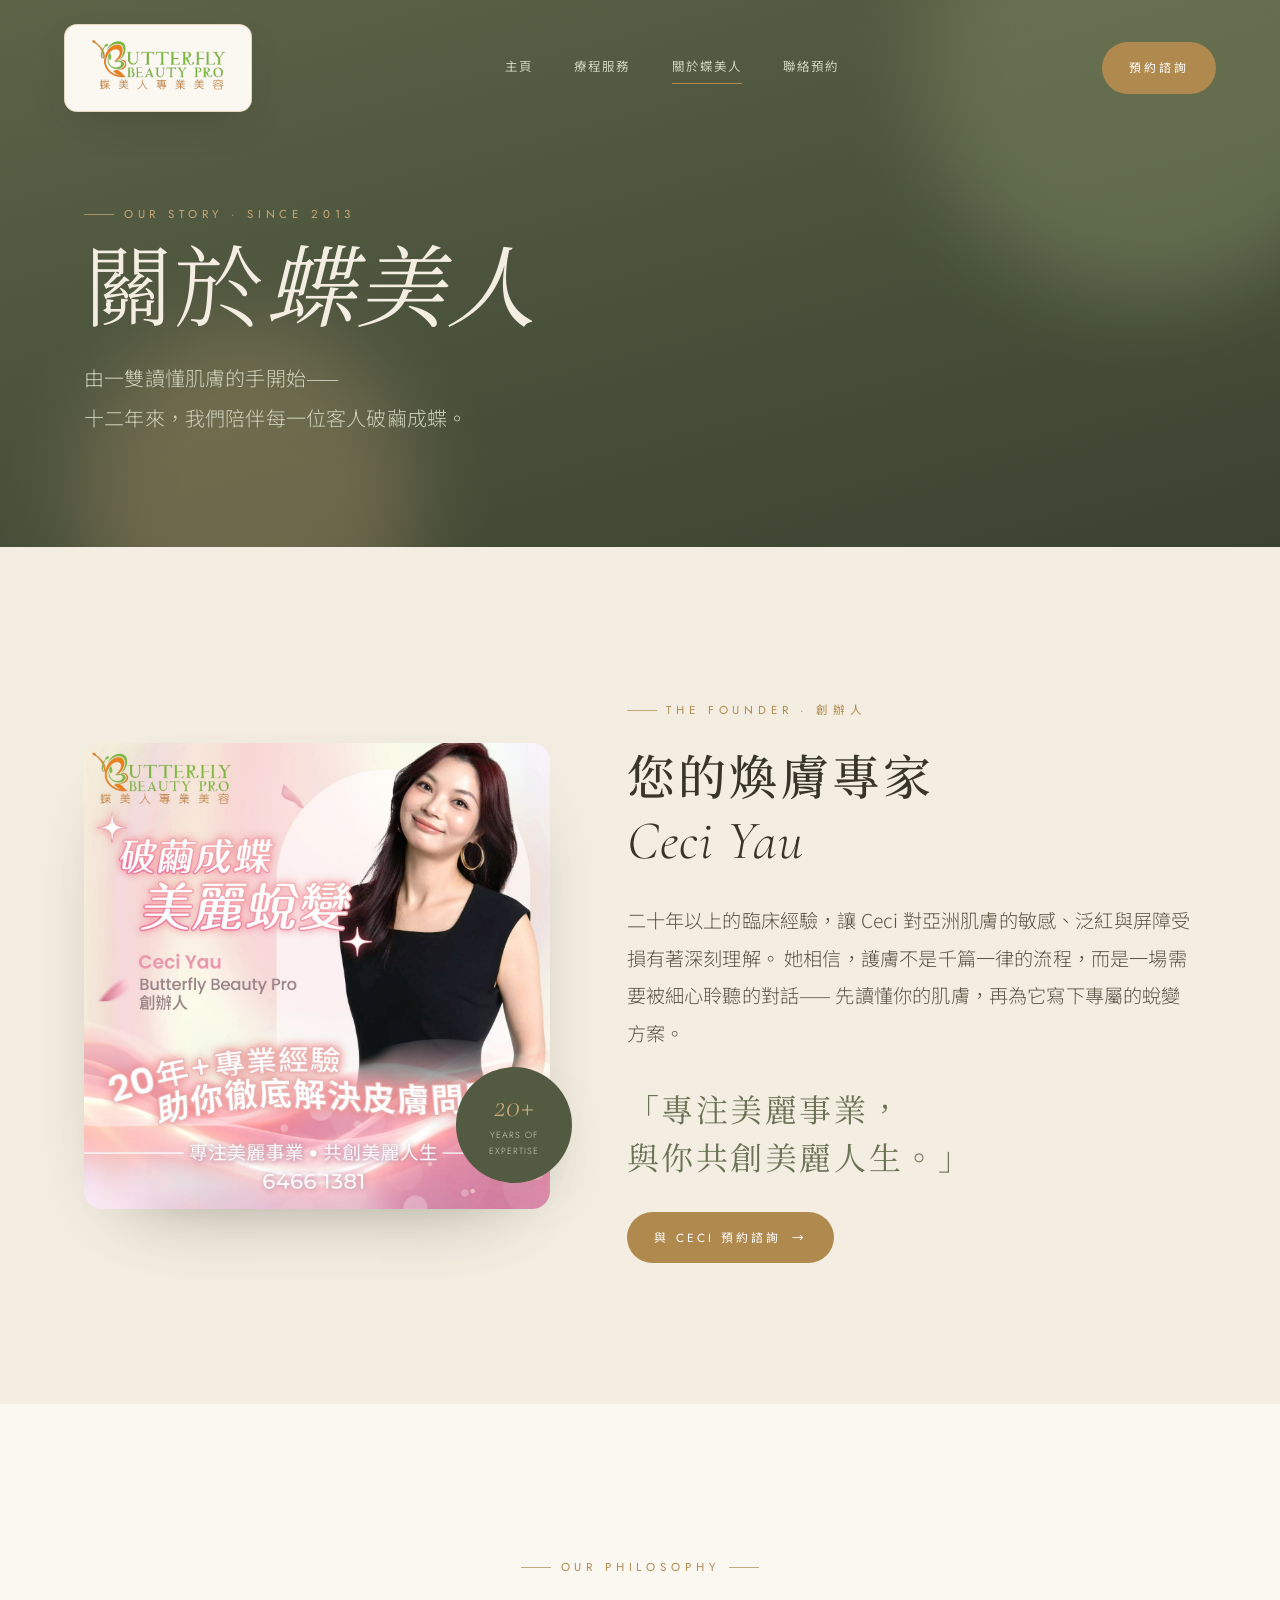
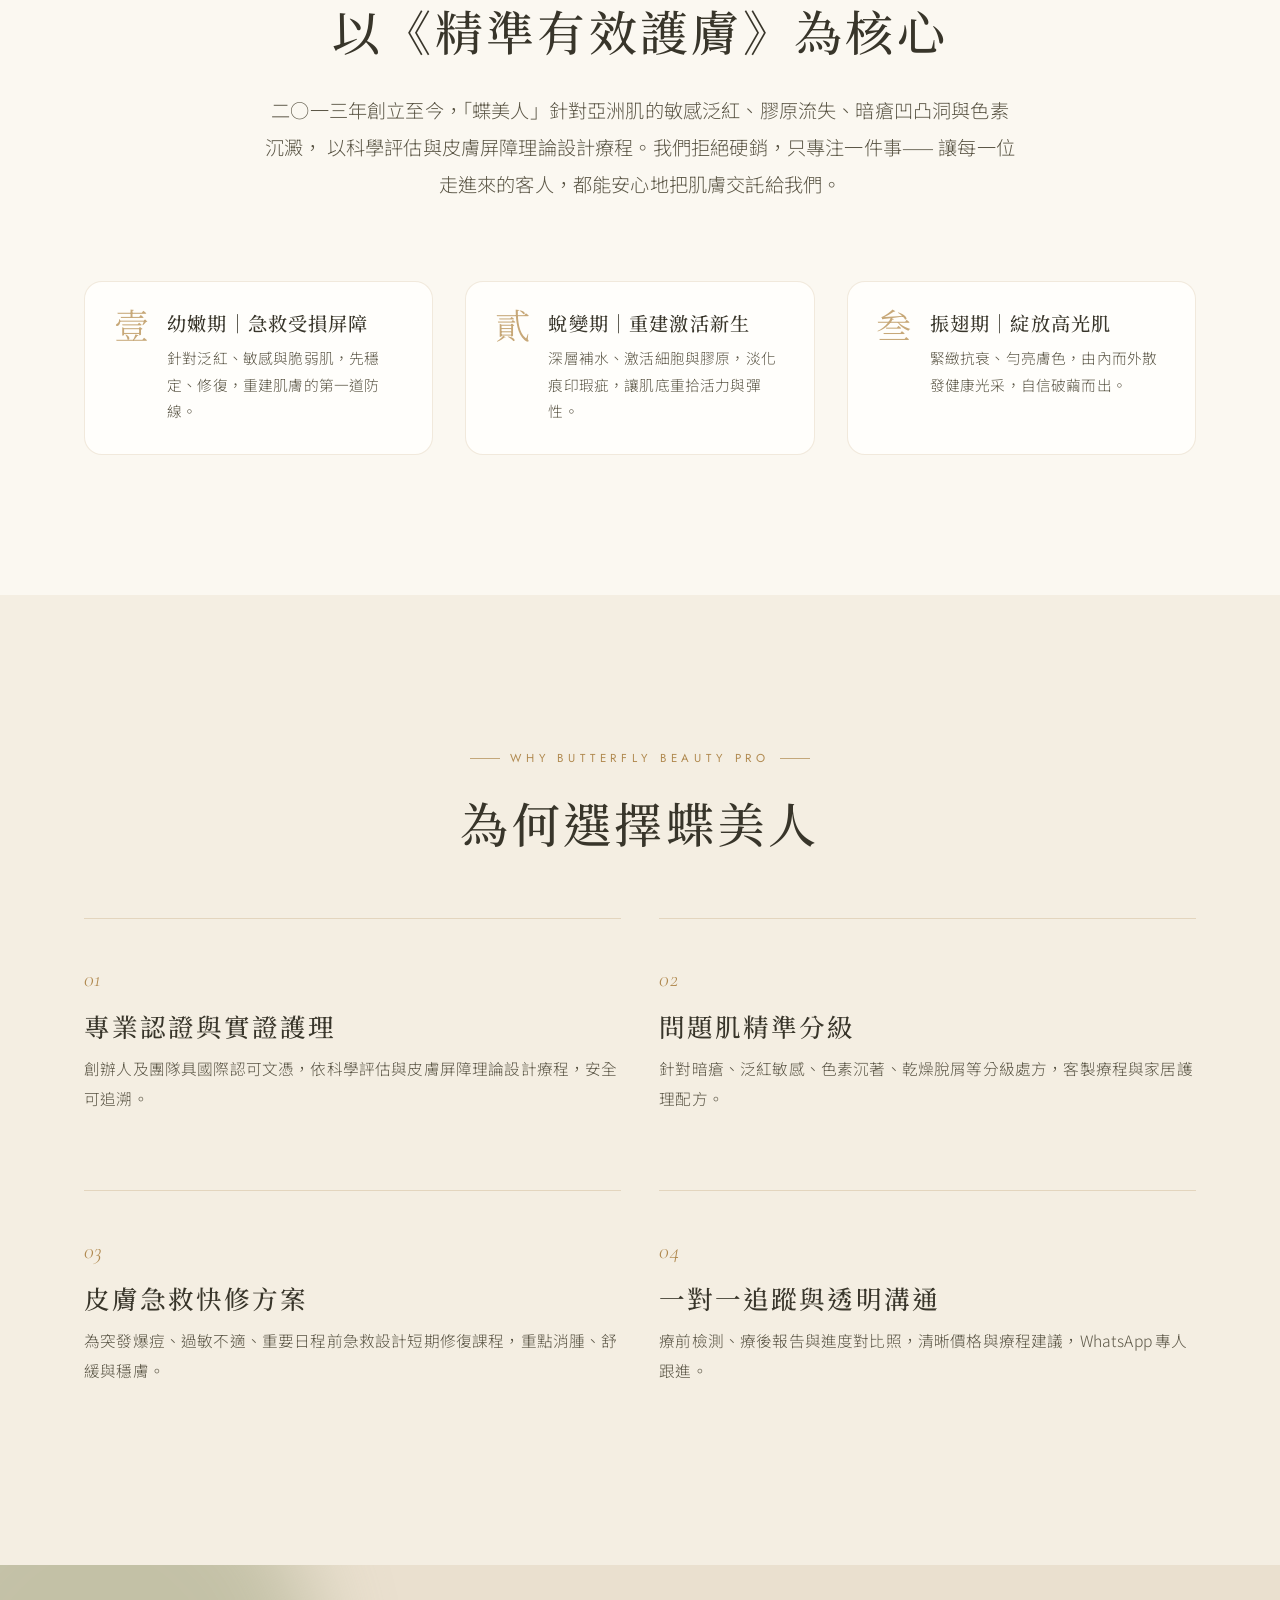
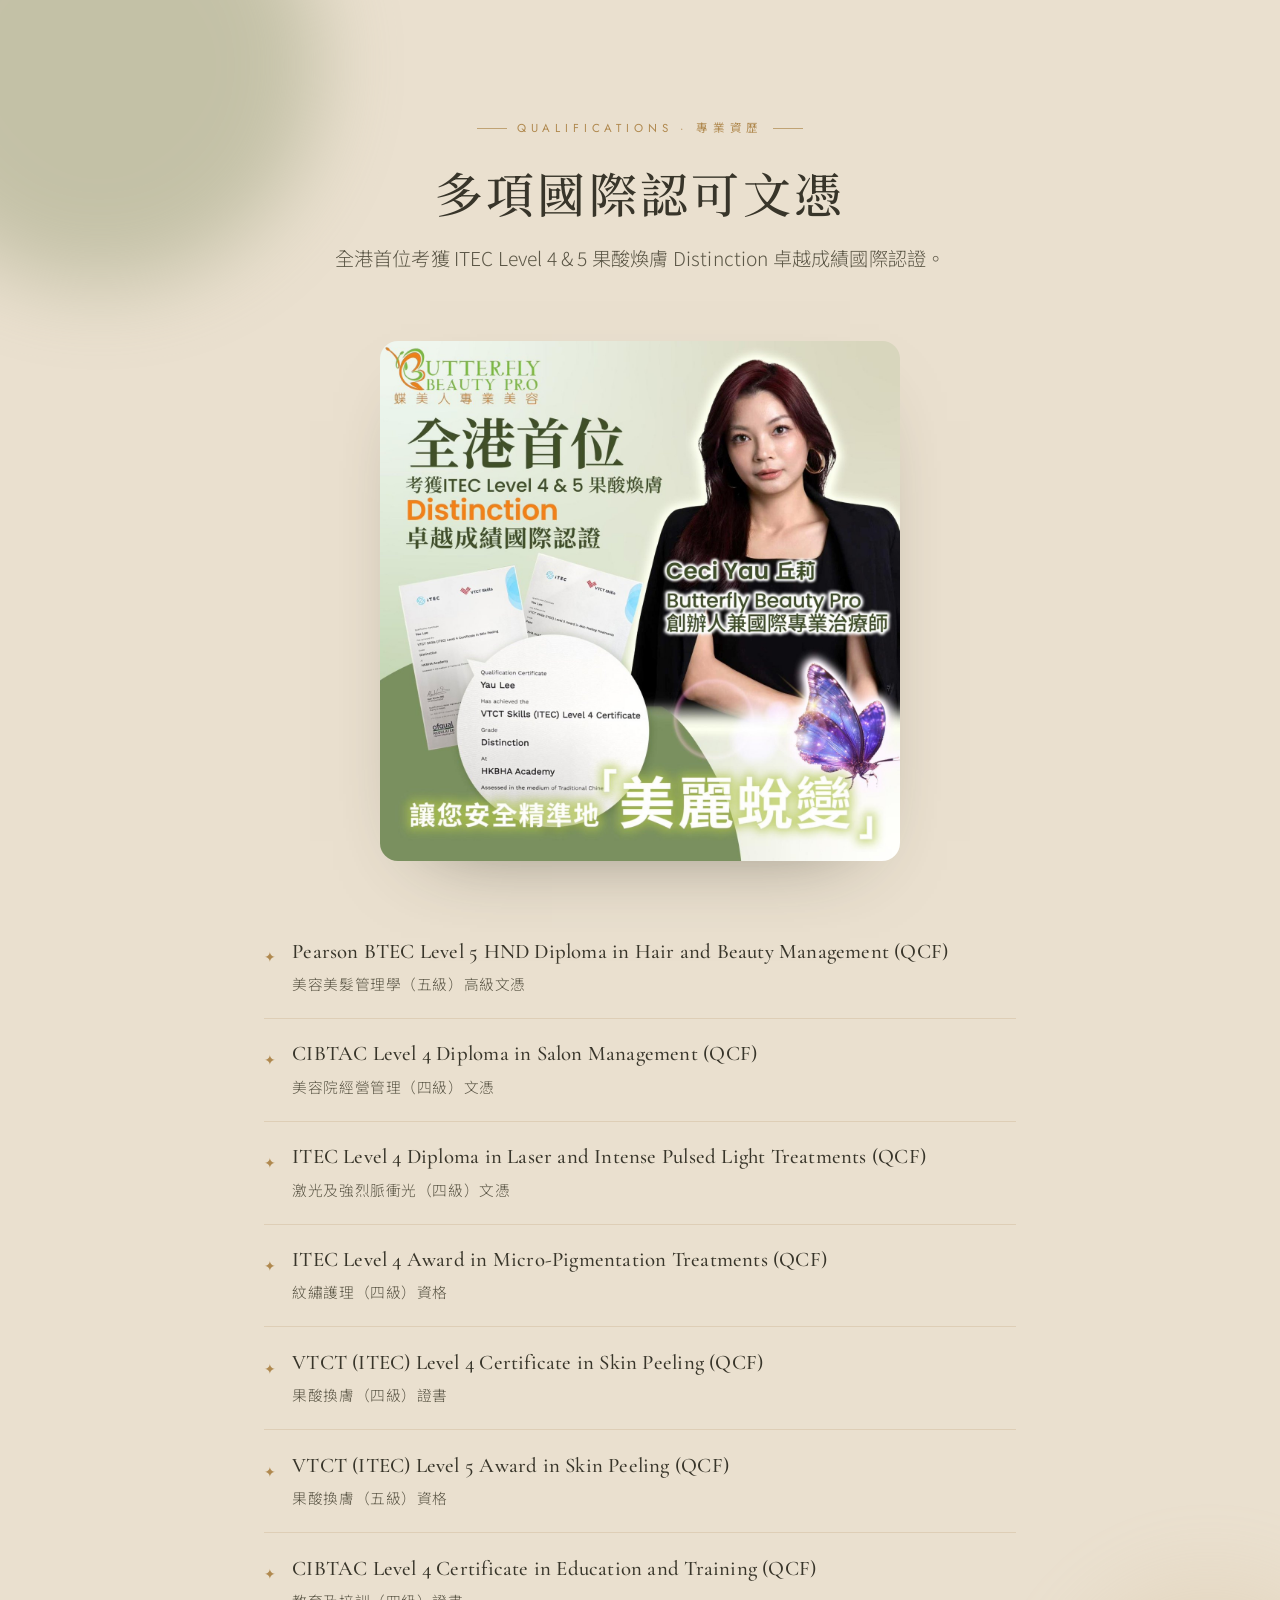
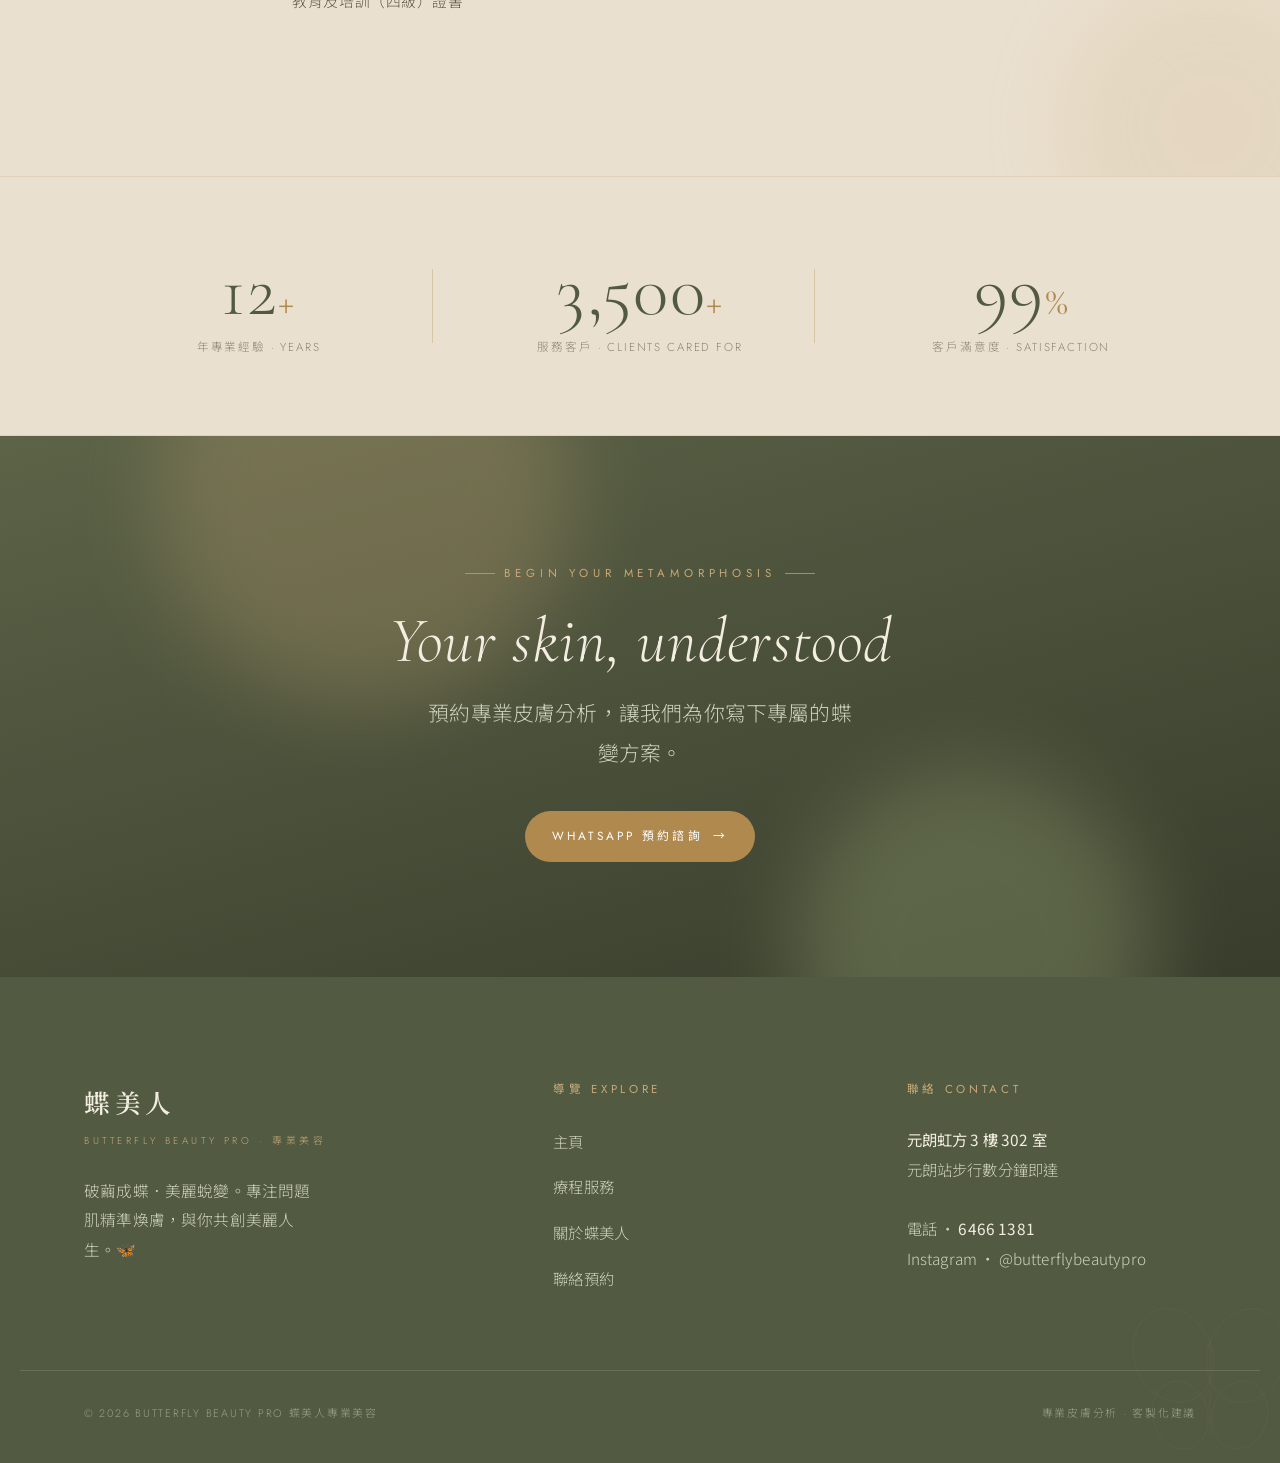
<file: project/about.html>
<!DOCTYPE html>
<html lang="zh-HK">
<head>
<meta charset="UTF-8" />
<meta name="viewport" content="width=device-width, initial-scale=1.0" />
<title>關於蝶美人 — 創辦人 Ceci Yau｜Butterfly Beauty Pro</title>
<meta name="description" content="蝶美人專業美容創立於 2013 年，由煥膚專家 Ceci Yau 領軍。獨創三階段蝶變系統，融合 20 年以上美容經驗與多項國際認可文憑，助你破繭成蝶。" />
<link rel="preconnect" href="https://fonts.googleapis.com" />
<link rel="preconnect" href="https://fonts.gstatic.com" crossorigin />
<link href="https://fonts.googleapis.com/css2?family=Cormorant+Garamond:ital,wght@0,300;0,400;0,500;0,600;1,400;1,500&family=Jost:wght@400;500&family=Noto+Sans+TC:wght@300;400;500&family=Noto+Serif+TC:wght@300;400;500;600;700&display=swap" rel="stylesheet" />
<link rel="stylesheet" href="assets/styles.css" />
</head>
<body>

<!-- ===================== NAV ===================== -->
<nav class="nav on-hero">
  <div class="nav-logo">
    <a class="lk" href="index.html" aria-label="Butterfly Beauty Pro 主頁">
      <img src="assets/logo.png" alt="Butterfly Beauty Pro 蝶美人專業美容" class="logo-img" />
    </a>
  </div>
  <div class="nav-links">
    <a href="index.html">主頁</a>
    <a href="services.html">療程服務</a>
    <a href="about.html" class="active">關於蝶美人</a>
    <a href="contact.html">聯絡預約</a>
  </div>
  <a class="btn btn-gold nav-cta" data-wa>預約諮詢</a>
  <button class="nav-toggle" aria-label="選單"><span></span><span></span><span></span></button>
</nav>
<div class="mobile-menu">
  <a href="index.html">主頁<span class="en">Home</span></a>
  <a href="services.html">療程服務<span class="en">Services</span></a>
  <a href="about.html">關於蝶美人<span class="en">About</span></a>
  <a href="contact.html">聯絡預約<span class="en">Contact</span></a>
  <a class="btn btn-gold" data-wa>預約諮詢</a>
</div>

<!-- ===================== PAGE HEADER ===================== -->
<header class="page-head" data-hero data-screen-label="About header">
  <div class="dapple">
    <span style="width:460px;height:460px;background:#7c8760;top:-160px;right:-100px;"></span>
    <span style="width:340px;height:340px;background:#c7a878;bottom:-120px;left:6%;opacity:0.3;"></span>
  </div>
  <div class="wrap page-head-inner">
    <p class="eyebrow on-dark reveal">Our Story · Since 2013</p>
    <h1 class="display reveal d1" style="color:var(--on-dark);font-size:clamp(2.8rem,7vw,5.6rem);">關於<span class="it">蝶美人</span></h1>
    <p class="reveal d2 page-head-sub">由一雙讀懂肌膚的手開始——<br />十二年來，我們陪伴每一位客人破繭成蝶。</p>
  </div>
</header>

<!-- ===================== FOUNDER ===================== -->
<section class="section">
  <div class="wrap founder-grid">
    <div class="founder-img reveal">
      <img src="assets/img/founder.jpg" alt="Ceci Yau 創辦人" class="poster" loading="lazy" />
      <div class="founder-badge">
        <span class="h-en">20+</span>
        <small>Years of<br />expertise</small>
      </div>
    </div>
    <div class="founder-text">
      <p class="eyebrow reveal">The Founder · 創辦人</p>
      <h2 class="sec-title reveal d1">您的煥膚專家<br /><span class="h-en" style="font-style:italic;font-size:clamp(2.2rem,4.5vw,3.4rem);font-weight:300;">Ceci Yau</span></h2>
      <p class="lede reveal d2" style="margin-top:1.6rem;">
        二十年以上的臨床經驗，讓 Ceci 對亞洲肌膚的敏感、泛紅與屏障受損有著深刻理解。
        她相信，護膚不是千篇一律的流程，而是一場需要被細心聆聽的對話——
        先讀懂你的肌膚，再為它寫下專屬的蛻變方案。
      </p>
      <p class="founder-quote h-tc reveal d3">「專注美麗事業，<br />與你共創美麗人生。」</p>
      <a class="btn btn-gold reveal d3" data-wa>與 Ceci 預約諮詢 <span class="arrow">→</span></a>
    </div>
  </div>
</section>

<!-- ===================== BRAND STORY ===================== -->
<section class="section story-sec" data-screen-label="Brand story">
  <div class="wrap-narrow center">
    <p class="eyebrow is-centered reveal">Our Philosophy</p>
    <h2 class="sec-title reveal d1" style="margin-bottom:1.8rem;">以《精準有效護膚》為核心</h2>
    <p class="lede reveal d2">
      二○一三年創立至今，「蝶美人」針對亞洲肌的敏感泛紅、膠原流失、暗瘡凹凸洞與色素沉澱，
      以科學評估與皮膚屏障理論設計療程。我們拒絕硬銷，只專注一件事——
      讓每一位走進來的客人，都能安心地把肌膚交託給我們。
    </p>
  </div>
  <div class="wrap" style="margin-top:clamp(3rem,6vw,5rem);">
    <div class="stages-light">
      <article class="stage-l reveal d1">
        <span class="stage-no h-en">壹</span>
        <div>
          <h3 class="h-tc">幼嫩期｜急救受損屏障</h3>
          <p>針對泛紅、敏感與脆弱肌，先穩定、修復，重建肌膚的第一道防線。</p>
        </div>
      </article>
      <article class="stage-l reveal d2">
        <span class="stage-no h-en">貳</span>
        <div>
          <h3 class="h-tc">蛻變期｜重建激活新生</h3>
          <p>深層補水、激活細胞與膠原，淡化痕印瑕疵，讓肌底重拾活力與彈性。</p>
        </div>
      </article>
      <article class="stage-l reveal d3">
        <span class="stage-no h-en">叁</span>
        <div>
          <h3 class="h-tc">振翅期｜綻放高光肌</h3>
          <p>緊緻抗衰、勻亮膚色，由內而外散發健康光采，自信破繭而出。</p>
        </div>
      </article>
    </div>
  </div>
</section>

<!-- ===================== SERVICE FEATURES ===================== -->
<section class="section">
  <div class="wrap">
    <div class="center" style="margin-bottom:clamp(2.6rem,5vw,4rem);">
      <p class="eyebrow is-centered reveal">Why Butterfly Beauty Pro</p>
      <h2 class="sec-title reveal d1">為何選擇蝶美人</h2>
    </div>
    <div class="why-grid">
      <div class="why reveal d1">
        <span class="why-no h-en">01</span>
        <h3 class="h-tc">專業認證與實證護理</h3>
        <p>創辦人及團隊具國際認可文憑，依科學評估與皮膚屏障理論設計療程，安全可追溯。</p>
      </div>
      <div class="why reveal d2">
        <span class="why-no h-en">02</span>
        <h3 class="h-tc">問題肌精準分級</h3>
        <p>針對暗瘡、泛紅敏感、色素沉著、乾燥脫屑等分級處方，客製療程與家居護理配方。</p>
      </div>
      <div class="why reveal d3">
        <span class="why-no h-en">03</span>
        <h3 class="h-tc">皮膚急救快修方案</h3>
        <p>為突發爆痘、過敏不適、重要日程前急救設計短期修復課程，重點消腫、舒緩與穩膚。</p>
      </div>
      <div class="why reveal d4">
        <span class="why-no h-en">04</span>
        <h3 class="h-tc">一對一追蹤與透明溝通</h3>
        <p>療前檢測、療後報告與進度對比照，清晰價格與療程建議，WhatsApp 專人跟進。</p>
      </div>
    </div>
  </div>
</section>

<!-- ===================== CREDENTIALS ===================== -->
<section class="section cred-sec" data-screen-label="Credentials">
  <div class="dapple">
    <span style="width:440px;height:440px;background:#8a936b;top:-120px;left:-120px;opacity:0.4;"></span>
    <span style="width:300px;height:300px;background:#c7a878;bottom:-100px;right:-80px;opacity:0.16;"></span>
  </div>
  <div class="wrap-narrow" style="position:relative;z-index:2;">
    <div class="center" style="margin-bottom:clamp(2.6rem,5vw,4rem);">
      <p class="eyebrow is-centered reveal">Qualifications · 專業資歷</p>
      <h2 class="sec-title reveal d1">多項國際認可文憑</h2>
      <p class="lede reveal d2" style="margin-top:1rem;">全港首位考獲 ITEC Level 4 &amp; 5 果酸煥膚 Distinction 卓越成績國際認證。</p>
    </div>
    <div class="cred-feature reveal d1"><img src="assets/img/founder-distinction.jpg" alt="全港首位 ITEC Level 4 &amp; 5 果酸煥膚 Distinction" class="poster" loading="lazy" /></div>
    <ul class="cred-list">
      <li class="reveal"><span class="cred-mark">✦</span><div><strong>Pearson BTEC Level 5 HND Diploma in Hair and Beauty Management (QCF)</strong><em>美容美髮管理學（五級）高級文憑</em></div></li>
      <li class="reveal"><span class="cred-mark">✦</span><div><strong>CIBTAC Level 4 Diploma in Salon Management (QCF)</strong><em>美容院經營管理（四級）文憑</em></div></li>
      <li class="reveal"><span class="cred-mark">✦</span><div><strong>ITEC Level 4 Diploma in Laser and Intense Pulsed Light Treatments (QCF)</strong><em>激光及強烈脈衝光（四級）文憑</em></div></li>
      <li class="reveal"><span class="cred-mark">✦</span><div><strong>ITEC Level 4 Award in Micro-Pigmentation Treatments (QCF)</strong><em>紋繡護理（四級）資格</em></div></li>
      <li class="reveal"><span class="cred-mark">✦</span><div><strong>VTCT (ITEC) Level 4 Certificate in Skin Peeling (QCF)</strong><em>果酸換膚（四級）證書</em></div></li>
      <li class="reveal"><span class="cred-mark">✦</span><div><strong>VTCT (ITEC) Level 5 Award in Skin Peeling (QCF)</strong><em>果酸換膚（五級）資格</em></div></li>
      <li class="reveal"><span class="cred-mark">✦</span><div><strong>CIBTAC Level 4 Certificate in Education and Training (QCF)</strong><em>教育及培訓（四級）證書</em></div></li>
    </ul>
  </div>
</section>

<!-- ===================== STATS ===================== -->
<section class="stats-band">
  <div class="wrap stats-grid">
    <div class="stat reveal"><span class="stat-num h-en">12<i>+</i></span><span class="stat-label">年專業經驗 · Years</span></div>
    <div class="stat reveal d1"><span class="stat-num h-en">3,500<i>+</i></span><span class="stat-label">服務客戶 · Clients cared for</span></div>
    <div class="stat reveal d2"><span class="stat-num h-en">99<i>%</i></span><span class="stat-label">客戶滿意度 · Satisfaction</span></div>
  </div>
</section>

<!-- ===================== CTA ===================== -->
<section class="cta-band" data-screen-label="About CTA">
  <div class="dapple">
    <span style="width:420px;height:420px;background:#c7a878;top:-150px;left:12%;opacity:0.26;"></span>
    <span style="width:360px;height:360px;background:#7c8760;bottom:-150px;right:10%;opacity:0.5;"></span>
  </div>
  <div class="wrap center" style="position:relative;z-index:2;">
    <p class="eyebrow is-centered on-dark reveal">Begin Your Metamorphosis</p>
    <h2 class="sec-title-en reveal d1" style="color:var(--on-dark);">Your skin, understood</h2>
    <p class="reveal d2" style="color:var(--on-dark-soft);font-size:clamp(1.1rem,1.8vw,1.3rem);max-width:40ch;margin:1.2rem auto 2.4rem;line-height:1.9;">
      預約專業皮膚分析，讓我們為你寫下專屬的蝶變方案。
    </p>
    <a class="btn btn-gold reveal d3" data-wa>WhatsApp 預約諮詢<span class="arrow">→</span></a>
  </div>
</section>

<!-- ===================== FOOTER ===================== -->
<footer class="footer">
  <div class="wrap footer-grid">
    <div>
      <div class="f-logo"><div class="tc">蝶美人</div><div class="en">Butterfly Beauty Pro · 專業美容</div></div>
      <p class="f-tag">破繭成蝶．美麗蛻變。專注問題肌精準煥膚，與你共創美麗人生。🦋</p>
    </div>
    <div>
      <h4>導覽 Explore</h4>
      <ul>
        <li><a href="index.html">主頁</a></li>
        <li><a href="services.html">療程服務</a></li>
        <li><a href="about.html">關於蝶美人</a></li>
        <li><a href="contact.html">聯絡預約</a></li>
      </ul>
    </div>
    <div>
      <h4>聯絡 Contact</h4>
      <p class="f-info">
        <strong>元朗虹方 3 樓 302 室</strong><br />
        元朗站步行數分鐘即達<br /><br />
        電話 · <strong>6466 1381</strong><br />
        <a href="https://www.instagram.com/butterflybeautypro/" target="_blank" rel="noopener">Instagram · @butterflybeautypro</a>
      </p>
    </div>
  </div>
  <div class="wrap footer-bottom">
    <span>© 2026 Butterfly Beauty Pro 蝶美人專業美容</span>
    <span>專業皮膚分析 · 客製化建議</span>
  </div>
  <div class="footer-bfly">
    <svg class="bfly" width="220" height="220" viewBox="0 0 48 48" fill="none" stroke="currentColor" stroke-width="0.5" aria-hidden="true">
      <ellipse cx="16" cy="18" rx="8.5" ry="10.5" transform="rotate(-22 16 18)"/>
      <ellipse cx="32" cy="18" rx="8.5" ry="10.5" transform="rotate(22 32 18)"/>
      <ellipse cx="17.5" cy="31" rx="6" ry="7.5" transform="rotate(-15 17.5 31)"/>
      <ellipse cx="30.5" cy="31" rx="6" ry="7.5" transform="rotate(15 30.5 31)"/>
      <line x1="24" y1="15" x2="24" y2="35"/>
    </svg>
  </div>
</footer>

<style>
.page-head { background: linear-gradient(165deg, #5c6347 0%, #474f3a 60%, #3c4230 100%); padding: clamp(8rem,16vw,12rem) 0 clamp(3.5rem,7vw,6rem); position: relative; overflow: hidden; }
.page-head-inner { position: relative; z-index: 2; }
.page-head-sub { color: var(--on-dark-soft); font-size: clamp(1.05rem,1.7vw,1.25rem); line-height: 2; margin-top: 1.4rem; max-width: 46ch; }

.founder-grid { display: grid; grid-template-columns: 0.9fr 1.1fr; gap: clamp(3rem,6vw,6rem); align-items: center; }
.founder-img { position: relative; }
.founder-img .ph { box-shadow: var(--shadow-card); }
.founder-badge { position: absolute; bottom: 1.6rem; right: -1.4rem; background: var(--sage-deep); color: var(--on-dark); border-radius: 50%; width: 116px; height: 116px; display: flex; flex-direction: column; align-items: center; justify-content: center; box-shadow: var(--shadow-soft); }
.founder-badge .h-en { font-size: 2rem; color: var(--gold-soft); font-style: italic; line-height: 1; }
.founder-badge small { font-family: var(--label); font-size: 0.56rem; letter-spacing: 0.12em; text-transform: uppercase; text-align: center; margin-top: 0.3rem; color: var(--on-dark-soft); }
.founder-quote { font-size: clamp(1.4rem,2.6vw,2rem); color: var(--sage); font-weight: 400; line-height: 1.5; margin: 2rem 0; letter-spacing: 0.08em; }

.story-sec { background: var(--paper); }
.stages-light { display: grid; grid-template-columns: repeat(3,1fr); gap: clamp(1.4rem,2.5vw,2.2rem); }
.stage-l { display: flex; gap: 1.1rem; align-items: flex-start; background: var(--paper-pure); border: 1px solid rgba(176,137,79,0.18); border-radius: var(--radius-lg); padding: 1.8rem; }
.stage-l .stage-no { font-size: 2.2rem; color: var(--gold-soft); font-weight: 300; line-height: 1; flex-shrink: 0; }
.stage-l h3 { font-size: 1.2rem; letter-spacing: 0.06em; margin-bottom: 0.5rem; line-height: 1.4; }
.stage-l p { margin: 0; font-size: 0.92rem; line-height: 1.8; color: var(--ink-soft); }

.why-grid { display: grid; grid-template-columns: repeat(2,1fr); gap: clamp(1.6rem,3vw,2.6rem); }
.why { padding: clamp(1.6rem,3vw,2.4rem) 0; border-top: 1px solid rgba(176,137,79,0.25); }
.why-no { font-size: 1.4rem; color: var(--gold); font-style: italic; display: block; margin-bottom: 0.7rem; }
.why h3 { font-size: clamp(1.25rem,2.2vw,1.6rem); letter-spacing: 0.08em; margin-bottom: 0.7rem; }
.why p { margin: 0; font-size: 0.98rem; line-height: 1.9; color: var(--ink-soft); }

.cred-sec { background: var(--cream-deep); position: relative; overflow: hidden; }
.cred-feature { max-width: 520px; margin: 0 auto clamp(2.4rem,5vw,3.4rem); }
.cred-list { list-style: none; padding: 0; margin: 0; columns: 1; }
.cred-list li { display: flex; gap: 1rem; align-items: flex-start; padding: 1.3rem 0; border-bottom: 1px solid rgba(176,137,79,0.2); }
.cred-list li:last-child { border-bottom: 0; }
.cred-mark { color: var(--gold); font-size: 0.9rem; margin-top: 0.4rem; flex-shrink: 0; }
.cred-list strong { display: block; font-family: var(--serif-en); font-weight: 500; font-size: clamp(1.05rem,1.8vw,1.3rem); color: var(--ink); letter-spacing: 0.01em; line-height: 1.4; }
.cred-list em { display: block; font-style: normal; font-size: 0.92rem; color: var(--ink-soft); margin-top: 0.25rem; letter-spacing: 0.04em; }

@media (max-width: 880px) {
  .founder-grid { grid-template-columns: 1fr; }
  .founder-img { max-width: 420px; margin: 0 auto; }
  .stages-light, .why-grid { grid-template-columns: 1fr; }
}
</style>
<script src="assets/site.js"></script>
</body>
</html>
</file>
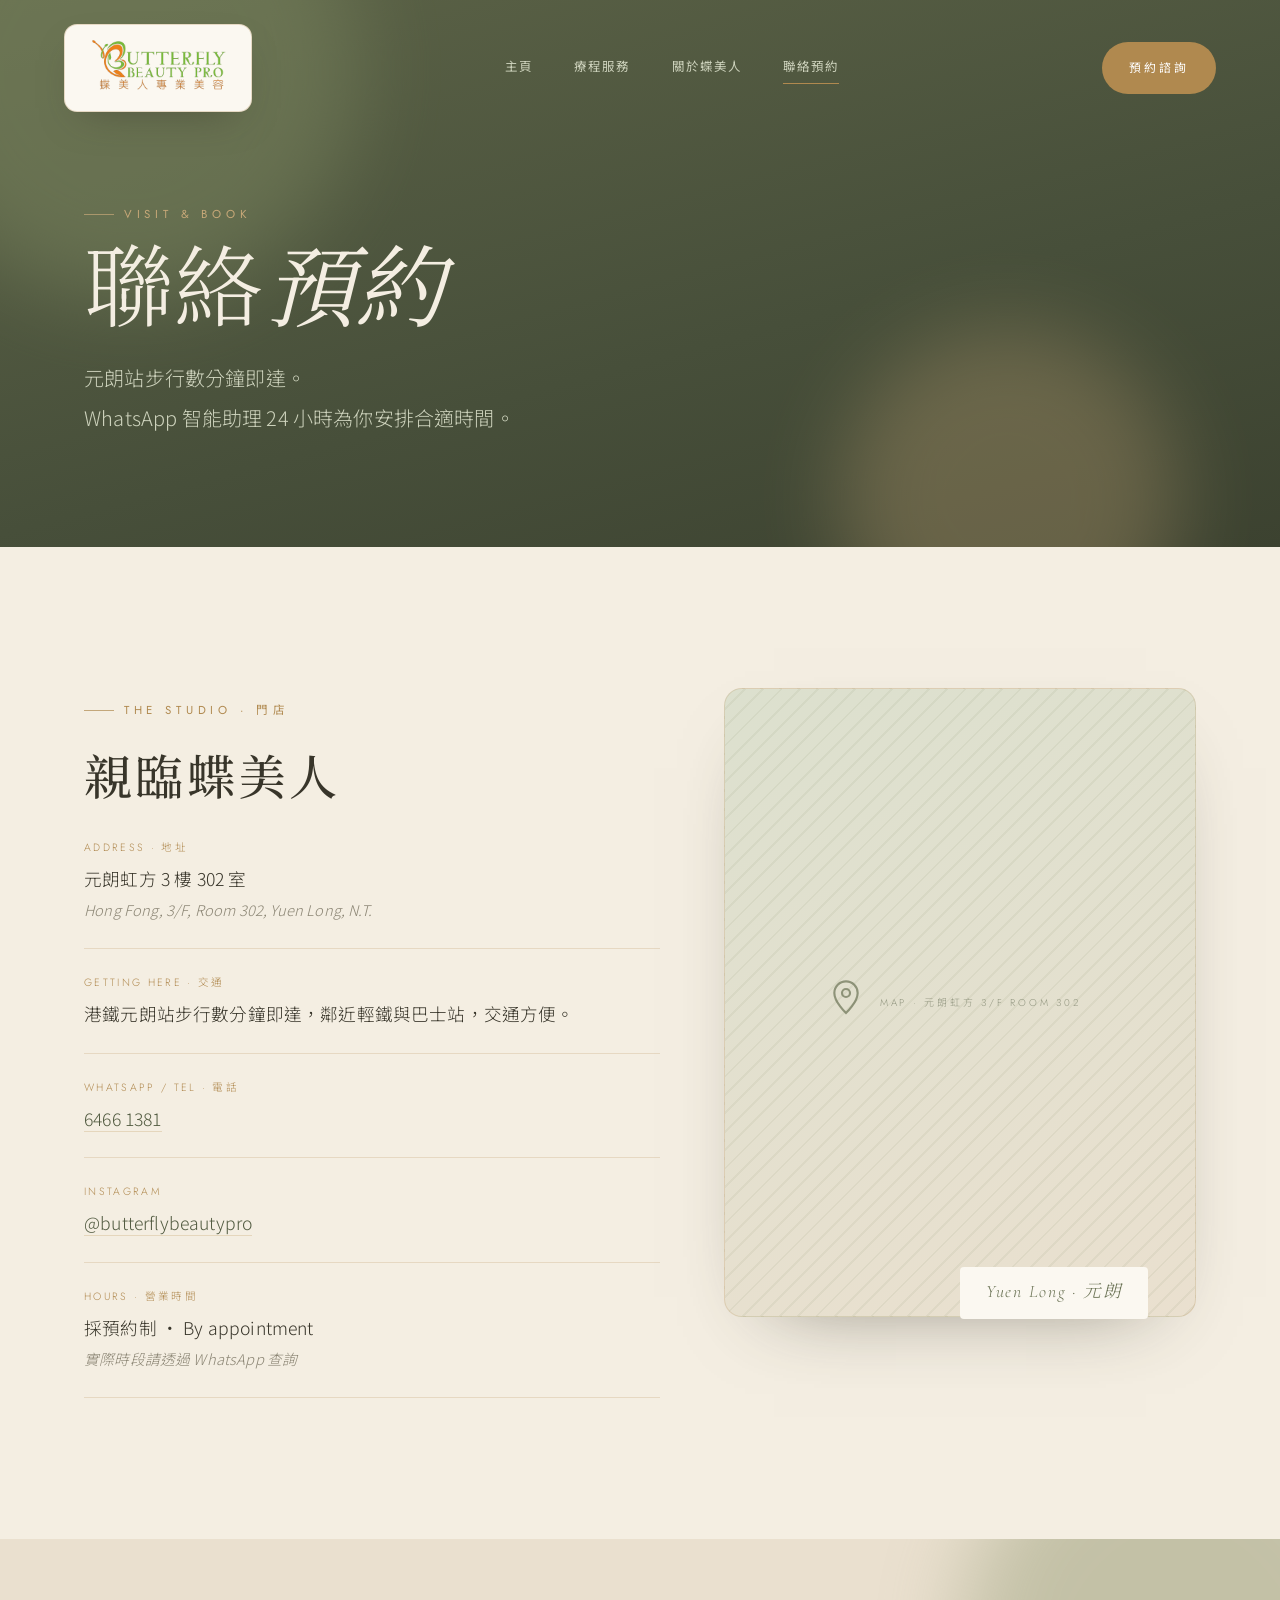
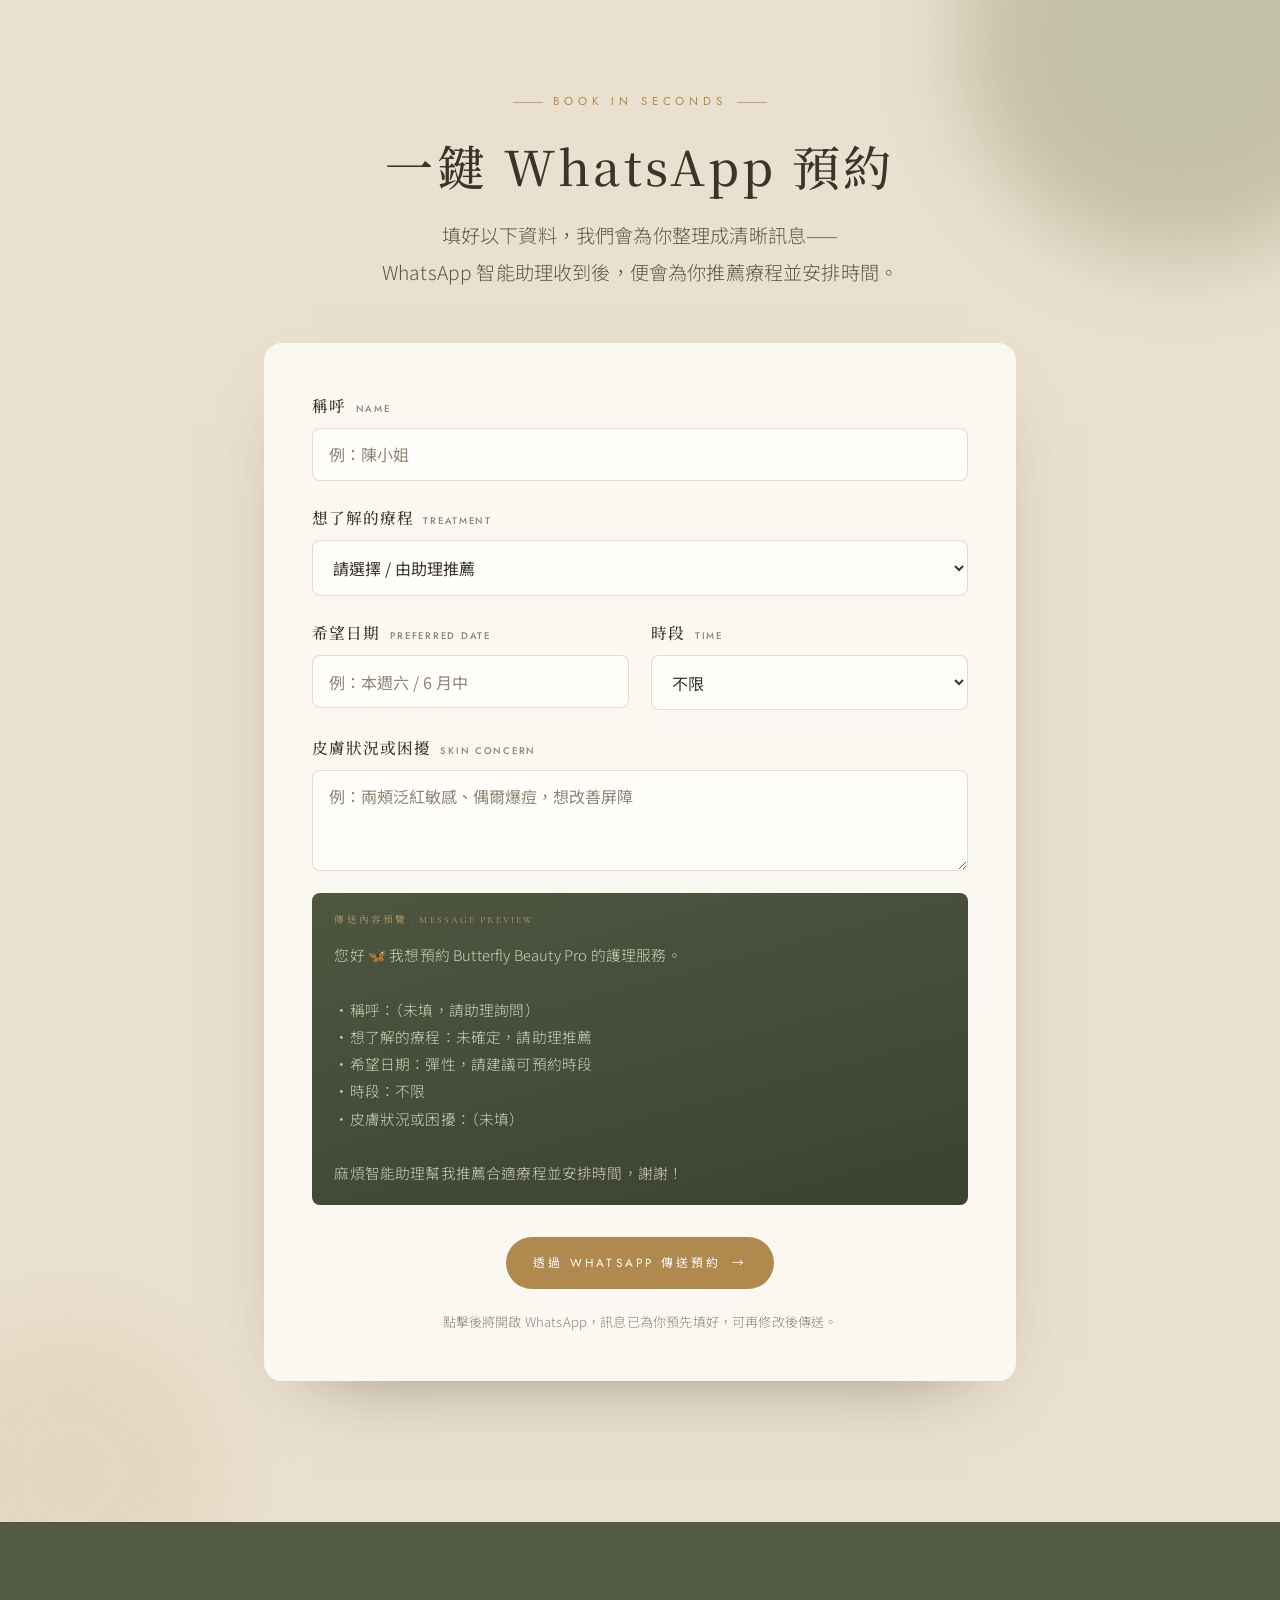
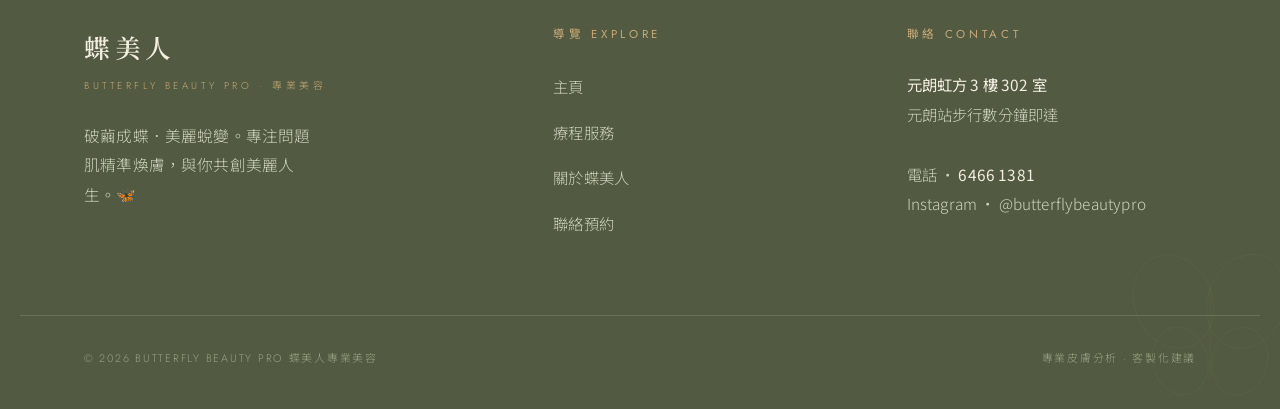
<file: project/contact.html>
<!DOCTYPE html>
<html lang="zh-HK">
<head>
<meta charset="UTF-8" />
<meta name="viewport" content="width=device-width, initial-scale=1.0" />
<title>聯絡預約 — 蝶美人專業美容 Butterfly Beauty Pro</title>
<meta name="description" content="蝶美人專業美容．元朗虹方 3 樓 302 室，元朗站步行數分鐘即達。WhatsApp 6466 1381 智能助理為你安排專業皮膚分析與預約。" />
<link rel="preconnect" href="https://fonts.googleapis.com" />
<link rel="preconnect" href="https://fonts.gstatic.com" crossorigin />
<link href="https://fonts.googleapis.com/css2?family=Cormorant+Garamond:ital,wght@0,300;0,400;0,500;0,600;1,400;1,500&family=Jost:wght@400;500&family=Noto+Sans+TC:wght@300;400;500&family=Noto+Serif+TC:wght@300;400;500;600;700&display=swap" rel="stylesheet" />
<link rel="stylesheet" href="assets/styles.css" />
</head>
<body>

<!-- ===================== NAV ===================== -->
<nav class="nav on-hero">
  <div class="nav-logo">
    <a class="lk" href="index.html" aria-label="Butterfly Beauty Pro 主頁">
      <img src="assets/logo.png" alt="Butterfly Beauty Pro 蝶美人專業美容" class="logo-img" />
    </a>
  </div>
  <div class="nav-links">
    <a href="index.html">主頁</a>
    <a href="services.html">療程服務</a>
    <a href="about.html">關於蝶美人</a>
    <a href="contact.html" class="active">聯絡預約</a>
  </div>
  <a class="btn btn-gold nav-cta" data-wa>預約諮詢</a>
  <button class="nav-toggle" aria-label="選單"><span></span><span></span><span></span></button>
</nav>
<div class="mobile-menu">
  <a href="index.html">主頁<span class="en">Home</span></a>
  <a href="services.html">療程服務<span class="en">Services</span></a>
  <a href="about.html">關於蝶美人<span class="en">About</span></a>
  <a href="contact.html">聯絡預約<span class="en">Contact</span></a>
  <a class="btn btn-gold" data-wa>預約諮詢</a>
</div>

<!-- ===================== PAGE HEADER ===================== -->
<header class="page-head" data-hero data-screen-label="Contact header">
  <div class="dapple">
    <span style="width:460px;height:460px;background:#7c8760;top:-160px;left:-100px;"></span>
    <span style="width:340px;height:340px;background:#c7a878;bottom:-120px;right:8%;opacity:0.3;"></span>
  </div>
  <div class="wrap page-head-inner">
    <p class="eyebrow on-dark reveal">Visit &amp; Book</p>
    <h1 class="display reveal d1" style="color:var(--on-dark);font-size:clamp(2.8rem,7vw,5.6rem);">聯絡<span class="it">預約</span></h1>
    <p class="reveal d2 page-head-sub">元朗站步行數分鐘即達。<br />WhatsApp 智能助理 24 小時為你安排合適時間。</p>
  </div>
</header>

<!-- ===================== CONTACT + MAP ===================== -->
<section class="section">
  <div class="wrap contact-grid">
    <div class="contact-info">
      <p class="eyebrow reveal">The Studio · 門店</p>
      <h2 class="sec-title reveal d1" style="margin-bottom:2rem;">親臨蝶美人</h2>
      <ul class="info-list">
        <li class="reveal d1">
          <span class="info-k h-en">Address · 地址</span>
          <span class="info-v">元朗虹方 3 樓 302 室<br /><em>Hong Fong, 3/F, Room 302, Yuen Long, N.T.</em></span>
        </li>
        <li class="reveal d2">
          <span class="info-k h-en">Getting here · 交通</span>
          <span class="info-v">港鐵元朗站步行數分鐘即達，鄰近輕鐵與巴士站，交通方便。</span>
        </li>
        <li class="reveal d3">
          <span class="info-k h-en">WhatsApp / Tel · 電話</span>
          <span class="info-v"><a class="link-gold" data-wa>6466 1381</a></span>
        </li>
        <li class="reveal d3">
          <span class="info-k h-en">Instagram</span>
          <span class="info-v"><a class="link-gold" href="https://www.instagram.com/butterflybeautypro/" target="_blank" rel="noopener">@butterflybeautypro</a></span>
        </li>
        <li class="reveal d4">
          <span class="info-k h-en">Hours · 營業時間</span>
          <span class="info-v">採預約制 · By appointment<br /><em>實際時段請透過 WhatsApp 查詢</em></span>
        </li>
      </ul>
    </div>
    <div class="contact-map reveal d2">
      <div class="ph" data-label="Map · 元朗虹方 3/F Room 302" style="aspect-ratio:3/4;border-radius:var(--radius-lg);min-height:380px;">
        <span class="map-pin">
          <svg width="40" height="40" viewBox="0 0 24 24" fill="none" stroke="currentColor" stroke-width="1.3" aria-hidden="true"><path d="M12 21 C12 21 5 14.5 5 9 A7 7 0 0 1 19 9 C19 14.5 12 21 12 21 Z"/><circle cx="12" cy="9" r="2.4"/></svg>
        </span>
      </div>
      <p class="map-cap h-en reveal">Yuen Long · 元朗</p>
    </div>
  </div>
</section>

<!-- ===================== BOOKING COMPOSER ===================== -->
<section class="section booking-sec" data-screen-label="Booking composer">
  <div class="dapple">
    <span style="width:440px;height:440px;background:#8a936b;top:-120px;right:-120px;opacity:0.4;"></span>
    <span style="width:300px;height:300px;background:#c7a878;bottom:-100px;left:-80px;opacity:0.16;"></span>
  </div>
  <div class="wrap-narrow" style="position:relative;z-index:2;">
    <div class="center" style="margin-bottom:clamp(2.2rem,4vw,3.4rem);">
      <p class="eyebrow is-centered reveal">Book in seconds</p>
      <h2 class="sec-title reveal d1">一鍵 WhatsApp 預約</h2>
      <p class="lede reveal d2" style="margin-top:1.2rem;">填好以下資料，我們會為你整理成清晰訊息——<br />WhatsApp 智能助理收到後，便會為你推薦療程並安排時間。</p>
    </div>

    <form class="booking-card reveal" id="bookForm" autocomplete="off">
      <div class="field">
        <label for="bk-name">稱呼 <span class="opt">Name</span></label>
        <input type="text" id="bk-name" placeholder="例：陳小姐" />
      </div>
      <div class="field">
        <label for="bk-service">想了解的療程 <span class="opt">Treatment</span></label>
        <select id="bk-service">
          <option value="">請選擇 / 由助理推薦</option>
          <option>屏障修復系列｜敏感肌救星</option>
          <option>無針水光肌｜極速補水</option>
          <option>意式香薰面部 Spa ＋ 頌缽音療</option>
          <option>3D 膠原蝶變術｜逆轉蝶齡抗衰</option>
          <option>等離子除菌去痘護理</option>
          <option>未確定，想先做皮膚分析</option>
        </select>
      </div>
      <div class="field-row">
        <div class="field">
          <label for="bk-date">希望日期 <span class="opt">Preferred date</span></label>
          <input type="text" id="bk-date" placeholder="例：本週六 / 6 月中" />
        </div>
        <div class="field">
          <label for="bk-time">時段 <span class="opt">Time</span></label>
          <select id="bk-time">
            <option value="">不限</option>
            <option>上午 (11:00–13:00)</option>
            <option>下午 (13:00–17:00)</option>
            <option>傍晚 (17:00–20:00)</option>
          </select>
        </div>
      </div>
      <div class="field">
        <label for="bk-concern">皮膚狀況或困擾 <span class="opt">Skin concern</span></label>
        <textarea id="bk-concern" rows="3" placeholder="例：兩頰泛紅敏感、偶爾爆痘，想改善屏障"></textarea>
      </div>

      <div class="booking-preview">
        <span class="bp-label h-en">傳送內容預覽 · Message preview</span>
        <pre id="bookPreview"></pre>
      </div>

      <a class="btn btn-gold booking-send" id="bookSend" data-wa>透過 WhatsApp 傳送預約<span class="arrow">→</span></a>
      <p class="booking-fine">點擊後將開啟 WhatsApp，訊息已為你預先填好，可再修改後傳送。</p>
    </form>
  </div>
</section>

<!-- ===================== FOOTER ===================== -->
<footer class="footer">
  <div class="wrap footer-grid">
    <div>
      <div class="f-logo"><div class="tc">蝶美人</div><div class="en">Butterfly Beauty Pro · 專業美容</div></div>
      <p class="f-tag">破繭成蝶．美麗蛻變。專注問題肌精準煥膚，與你共創美麗人生。🦋</p>
    </div>
    <div>
      <h4>導覽 Explore</h4>
      <ul>
        <li><a href="index.html">主頁</a></li>
        <li><a href="services.html">療程服務</a></li>
        <li><a href="about.html">關於蝶美人</a></li>
        <li><a href="contact.html">聯絡預約</a></li>
      </ul>
    </div>
    <div>
      <h4>聯絡 Contact</h4>
      <p class="f-info">
        <strong>元朗虹方 3 樓 302 室</strong><br />
        元朗站步行數分鐘即達<br /><br />
        電話 · <strong>6466 1381</strong><br />
        <a href="https://www.instagram.com/butterflybeautypro/" target="_blank" rel="noopener">Instagram · @butterflybeautypro</a>
      </p>
    </div>
  </div>
  <div class="wrap footer-bottom">
    <span>© 2026 Butterfly Beauty Pro 蝶美人專業美容</span>
    <span>專業皮膚分析 · 客製化建議</span>
  </div>
  <div class="footer-bfly">
    <svg class="bfly" width="220" height="220" viewBox="0 0 48 48" fill="none" stroke="currentColor" stroke-width="0.5" aria-hidden="true">
      <ellipse cx="16" cy="18" rx="8.5" ry="10.5" transform="rotate(-22 16 18)"/>
      <ellipse cx="32" cy="18" rx="8.5" ry="10.5" transform="rotate(22 32 18)"/>
      <ellipse cx="17.5" cy="31" rx="6" ry="7.5" transform="rotate(-15 17.5 31)"/>
      <ellipse cx="30.5" cy="31" rx="6" ry="7.5" transform="rotate(15 30.5 31)"/>
      <line x1="24" y1="15" x2="24" y2="35"/>
    </svg>
  </div>
</footer>

<style>
.page-head { background: linear-gradient(165deg, #5c6347 0%, #474f3a 60%, #3c4230 100%); padding: clamp(8rem,16vw,12rem) 0 clamp(3.5rem,7vw,6rem); position: relative; overflow: hidden; }
.page-head-inner { position: relative; z-index: 2; }
.page-head-sub { color: var(--on-dark-soft); font-size: clamp(1.05rem,1.7vw,1.25rem); line-height: 2; margin-top: 1.4rem; max-width: 46ch; }

.contact-grid { display: grid; grid-template-columns: 1.1fr 0.9fr; gap: clamp(2.5rem,5vw,5rem); align-items: start; }
.info-list { list-style: none; padding: 0; margin: 0; }
.info-list li { display: flex; flex-direction: column; gap: 0.4rem; padding: 1.5rem 0; border-bottom: 1px solid rgba(176,137,79,0.22); }
.info-list li:first-child { padding-top: 0; }
.info-k { font-family: var(--label); font-size: 0.66rem; letter-spacing: 0.22em; text-transform: uppercase; color: var(--gold); }
.info-v { font-size: 1.1rem; line-height: 1.7; color: var(--ink); }
.info-v em { font-style: italic; color: var(--ink-faint); font-size: 0.92rem; }
.link-gold { color: var(--sage-deep); border-bottom: 1px solid var(--gold-pale); transition: color 0.3s, border-color 0.3s; }
.link-gold:hover { color: var(--gold); border-color: var(--gold); }
.contact-map { position: relative; }
.contact-map .ph { box-shadow: var(--shadow-card); }
.map-pin { color: var(--sage); opacity: 0.7; }
.map-cap { position: absolute; bottom: -1.2rem; left: 50%; transform: translateX(-50%); background: var(--paper); padding: 0.6rem 1.6rem; font-style: italic; font-size: 1.1rem; color: var(--sage); box-shadow: var(--shadow-soft); border-radius: 4px; letter-spacing: 0.1em; }

.booking-sec { background: var(--cream-deep); position: relative; overflow: hidden; }
.booking-card { background: var(--paper); border-radius: var(--radius-lg); padding: clamp(1.8rem,4vw,3rem); box-shadow: var(--shadow-card); display: flex; flex-direction: column; gap: 1.4rem; }
.field { display: flex; flex-direction: column; gap: 0.5rem; }
.field-row { display: grid; grid-template-columns: 1fr 1fr; gap: 1.4rem; }
.field label { font-family: var(--serif-tc); font-weight: 500; font-size: 0.98rem; letter-spacing: 0.06em; color: var(--ink); }
.field label .opt { font-family: var(--label); font-size: 0.6rem; letter-spacing: 0.18em; text-transform: uppercase; color: var(--ink-faint); margin-left: 0.5em; }
.field input, .field select, .field textarea {
  font-family: var(--sans-tc); font-size: 1rem; color: var(--ink);
  background: var(--paper-pure); border: 1px solid rgba(176,137,79,0.3); border-radius: var(--radius);
  padding: 0.85em 1em; width: 100%; transition: border-color 0.3s, box-shadow 0.3s; resize: vertical;
}
.field input:focus, .field select:focus, .field textarea:focus { outline: none; border-color: var(--gold); box-shadow: 0 0 0 3px rgba(176,137,79,0.12); }
.field input::placeholder, .field textarea::placeholder { color: var(--ink-faint); }

.booking-preview { background: linear-gradient(165deg, #4e5640, #3c4230); border-radius: var(--radius); padding: 1.2rem 1.4rem; }
.bp-label { display: block; font-size: 0.6rem; letter-spacing: 0.22em; text-transform: uppercase; color: var(--gold-soft); margin-bottom: 0.7rem; }
#bookPreview { font-family: var(--sans-tc); font-size: 0.92rem; line-height: 1.85; color: var(--on-dark-soft); white-space: pre-wrap; margin: 0; word-break: break-word; }
.booking-send { align-self: center; margin-top: 0.6rem; }
.booking-fine { text-align: center; font-size: 0.82rem; color: var(--ink-faint); margin: 0; line-height: 1.7; }

@media (max-width: 880px) {
  .contact-grid { grid-template-columns: 1fr; }
  .contact-map { max-width: 460px; margin: 0 auto; }
  .field-row { grid-template-columns: 1fr; }
}
</style>
<script src="assets/site.js"></script>
<script>
(function () {
  var phone = '85264661381';
  var f = {
    name: document.getElementById('bk-name'),
    service: document.getElementById('bk-service'),
    date: document.getElementById('bk-date'),
    time: document.getElementById('bk-time'),
    concern: document.getElementById('bk-concern')
  };
  var preview = document.getElementById('bookPreview');
  var sendBtn = document.getElementById('bookSend');

  function buildMessage() {
    var L = ['您好 🦋 我想預約 Butterfly Beauty Pro 的護理服務。', ''];
    L.push('・稱呼：' + (f.name.value.trim() || '（未填，請助理詢問）'));
    L.push('・想了解的療程：' + (f.service.value || '未確定，請助理推薦'));
    L.push('・希望日期：' + (f.date.value.trim() || '彈性，請建議可預約時段'));
    L.push('・時段：' + (f.time.value || '不限'));
    L.push('・皮膚狀況或困擾：' + (f.concern.value.trim() || '（未填）'));
    L.push('');
    L.push('麻煩智能助理幫我推薦合適療程並安排時間，謝謝！');
    return L.join('\n');
  }
  function update() {
    var msg = buildMessage();
    preview.textContent = msg;
    sendBtn.setAttribute('href', 'https://wa.me/' + phone + '?text=' + encodeURIComponent(msg));
    sendBtn.setAttribute('target', '_blank');
    sendBtn.setAttribute('rel', 'noopener');
  }
  // sendBtn carries data-wa; remove it so this composer controls its href
  sendBtn.removeAttribute('data-wa');
  Object.keys(f).forEach(function (k) {
    f[k].addEventListener('input', update);
    f[k].addEventListener('change', update);
  });
  update();
})();
</script>
</body>
</html>
</file>
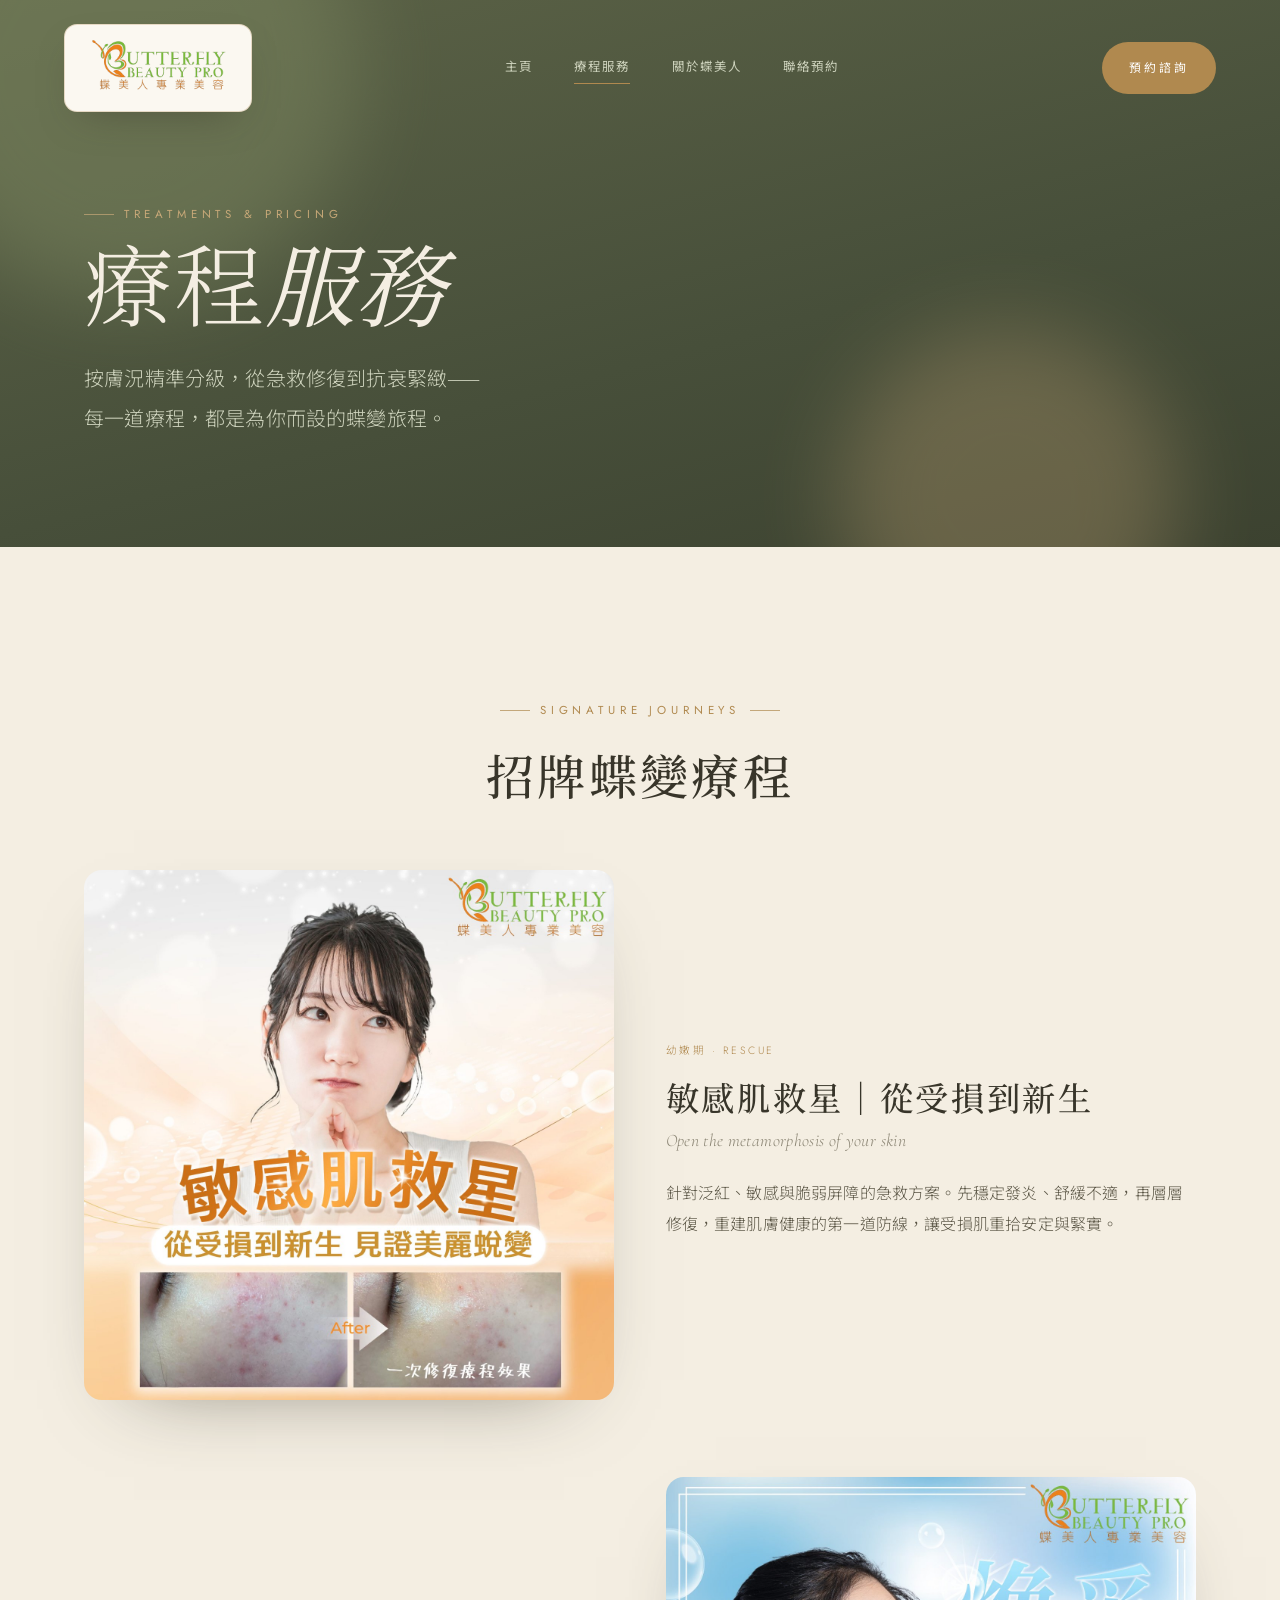
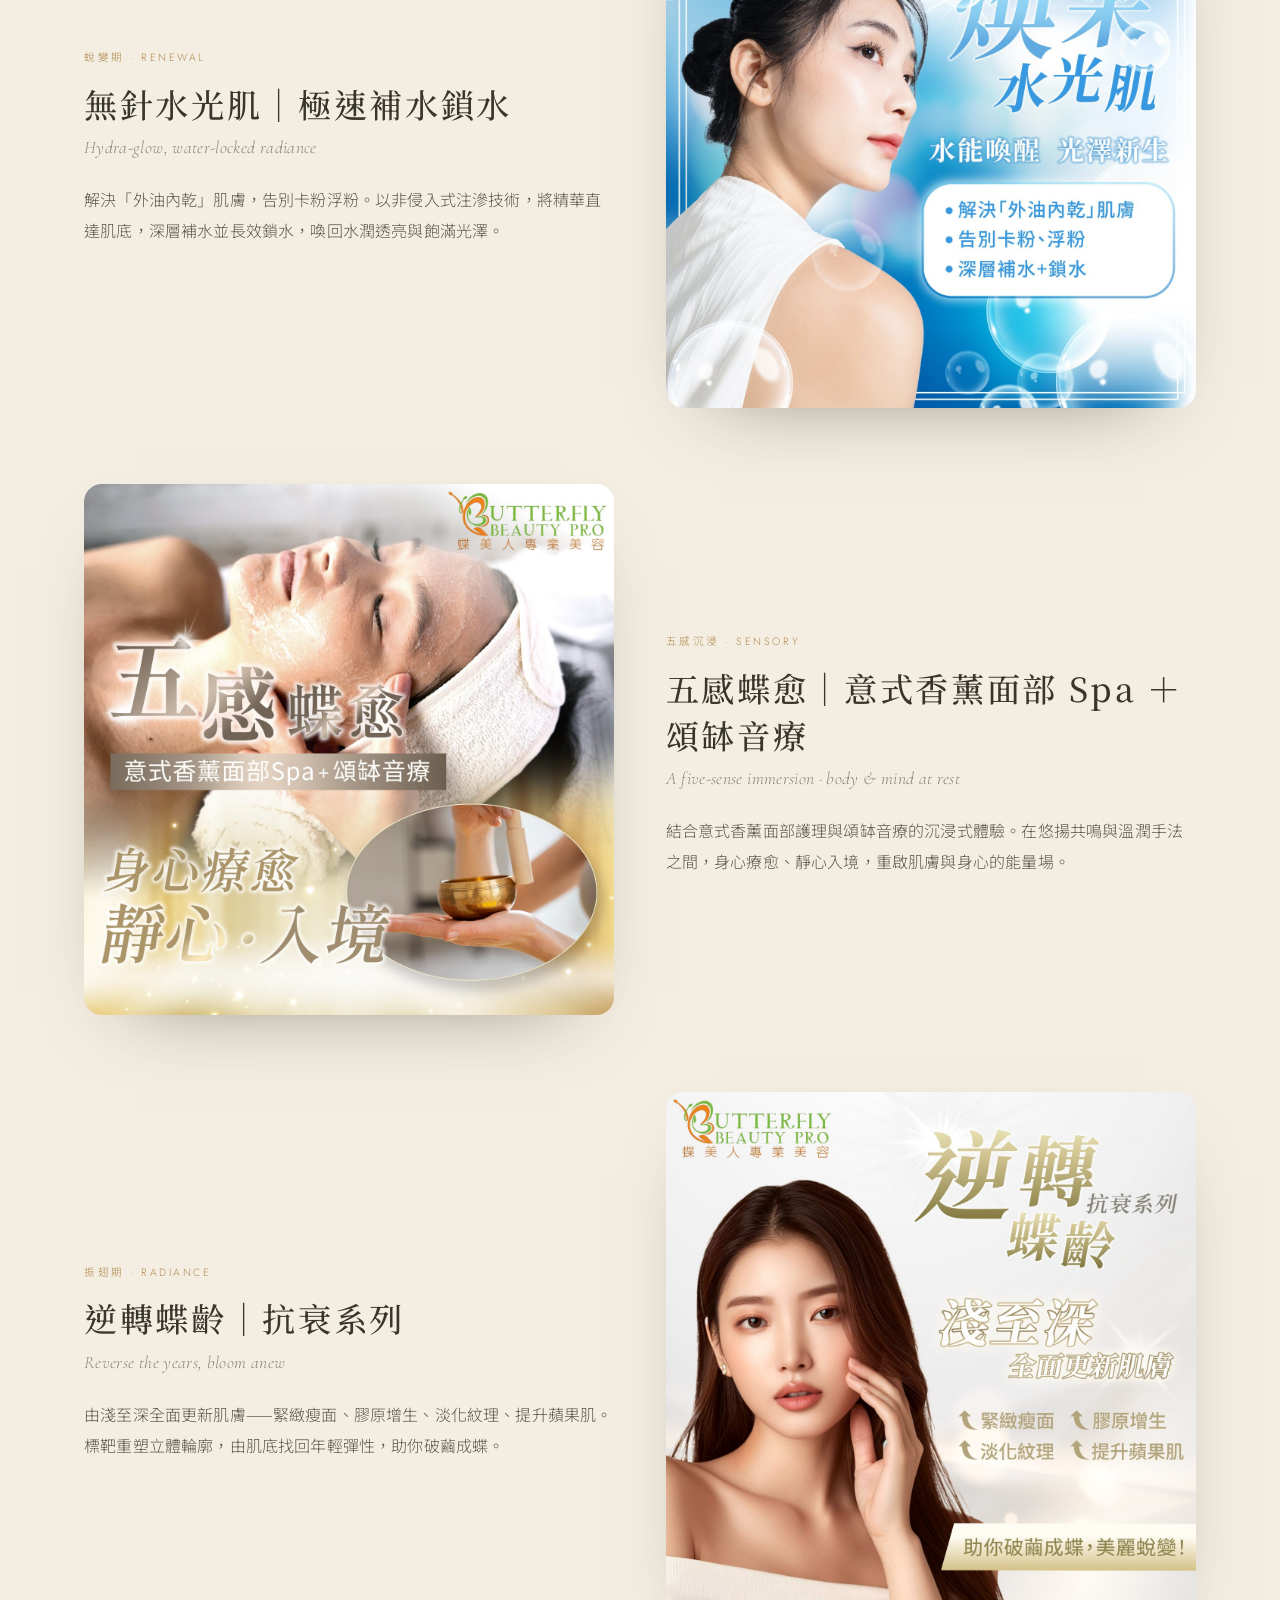
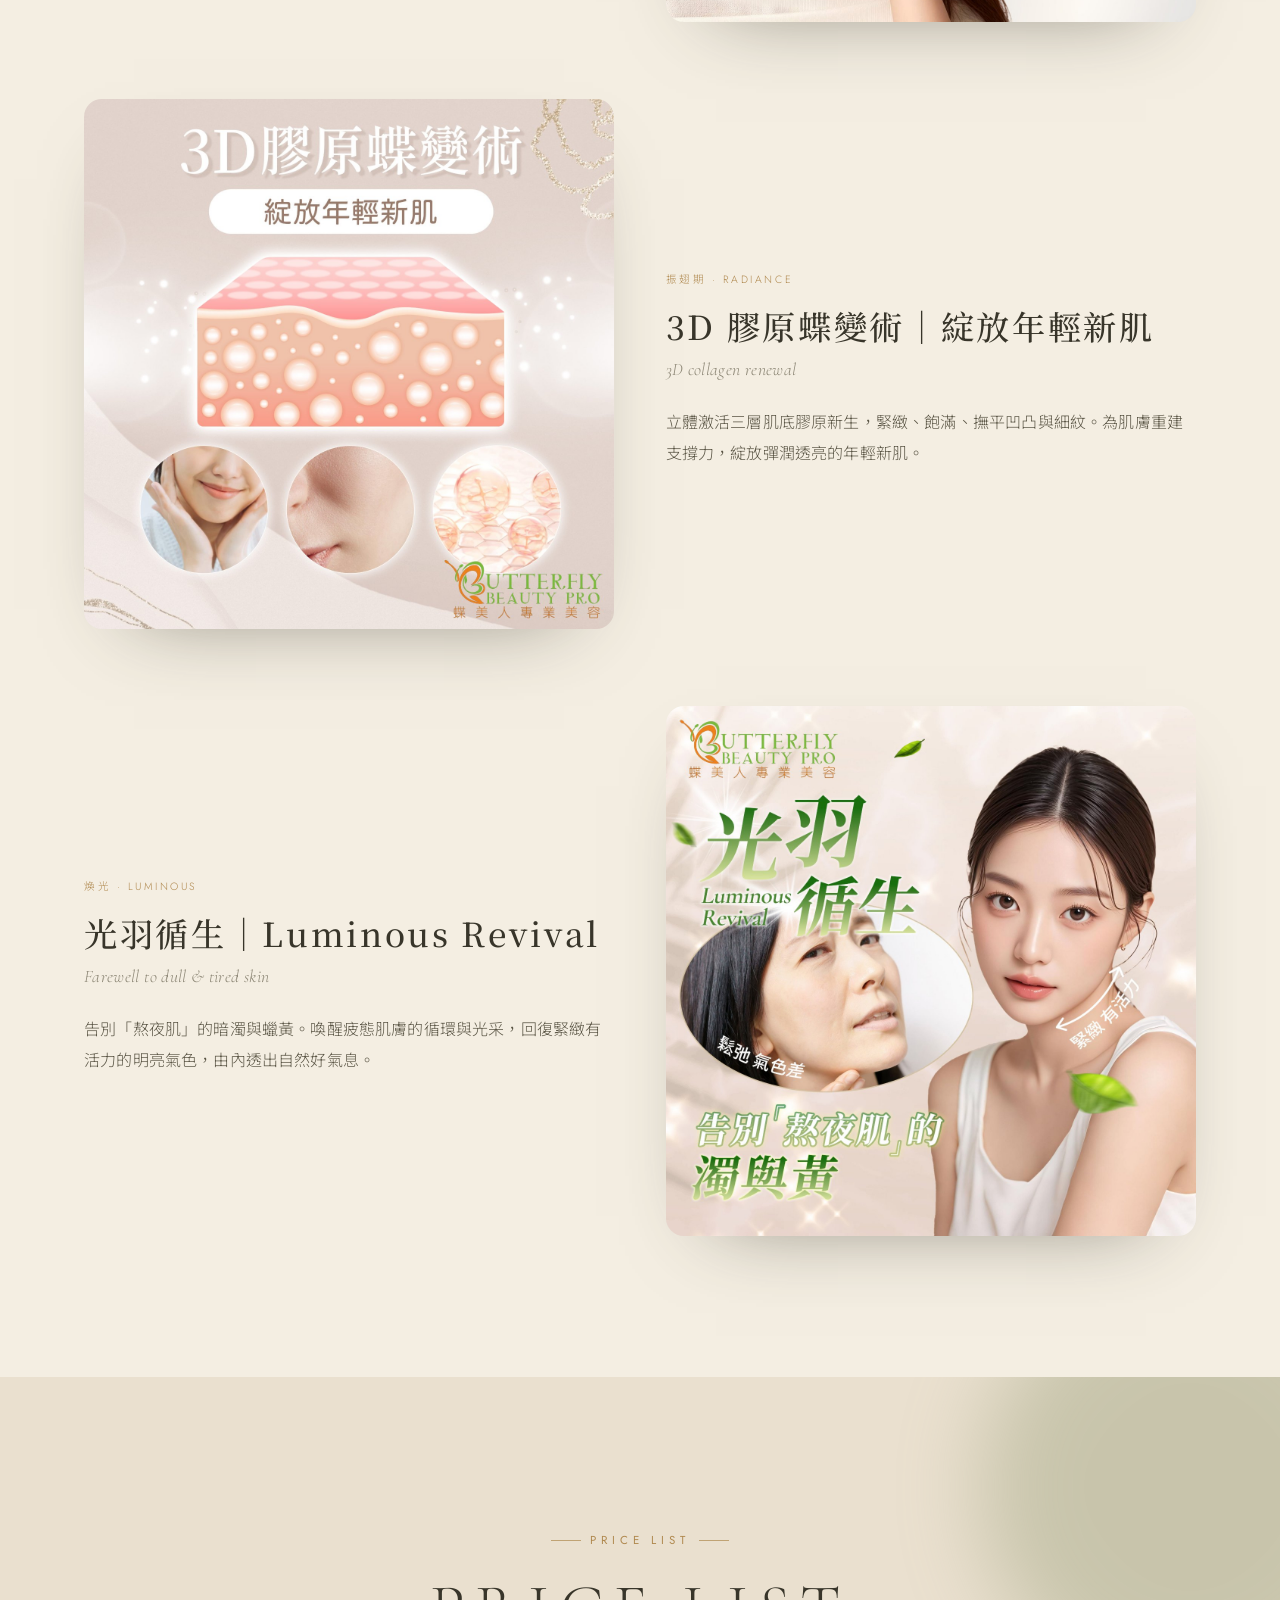
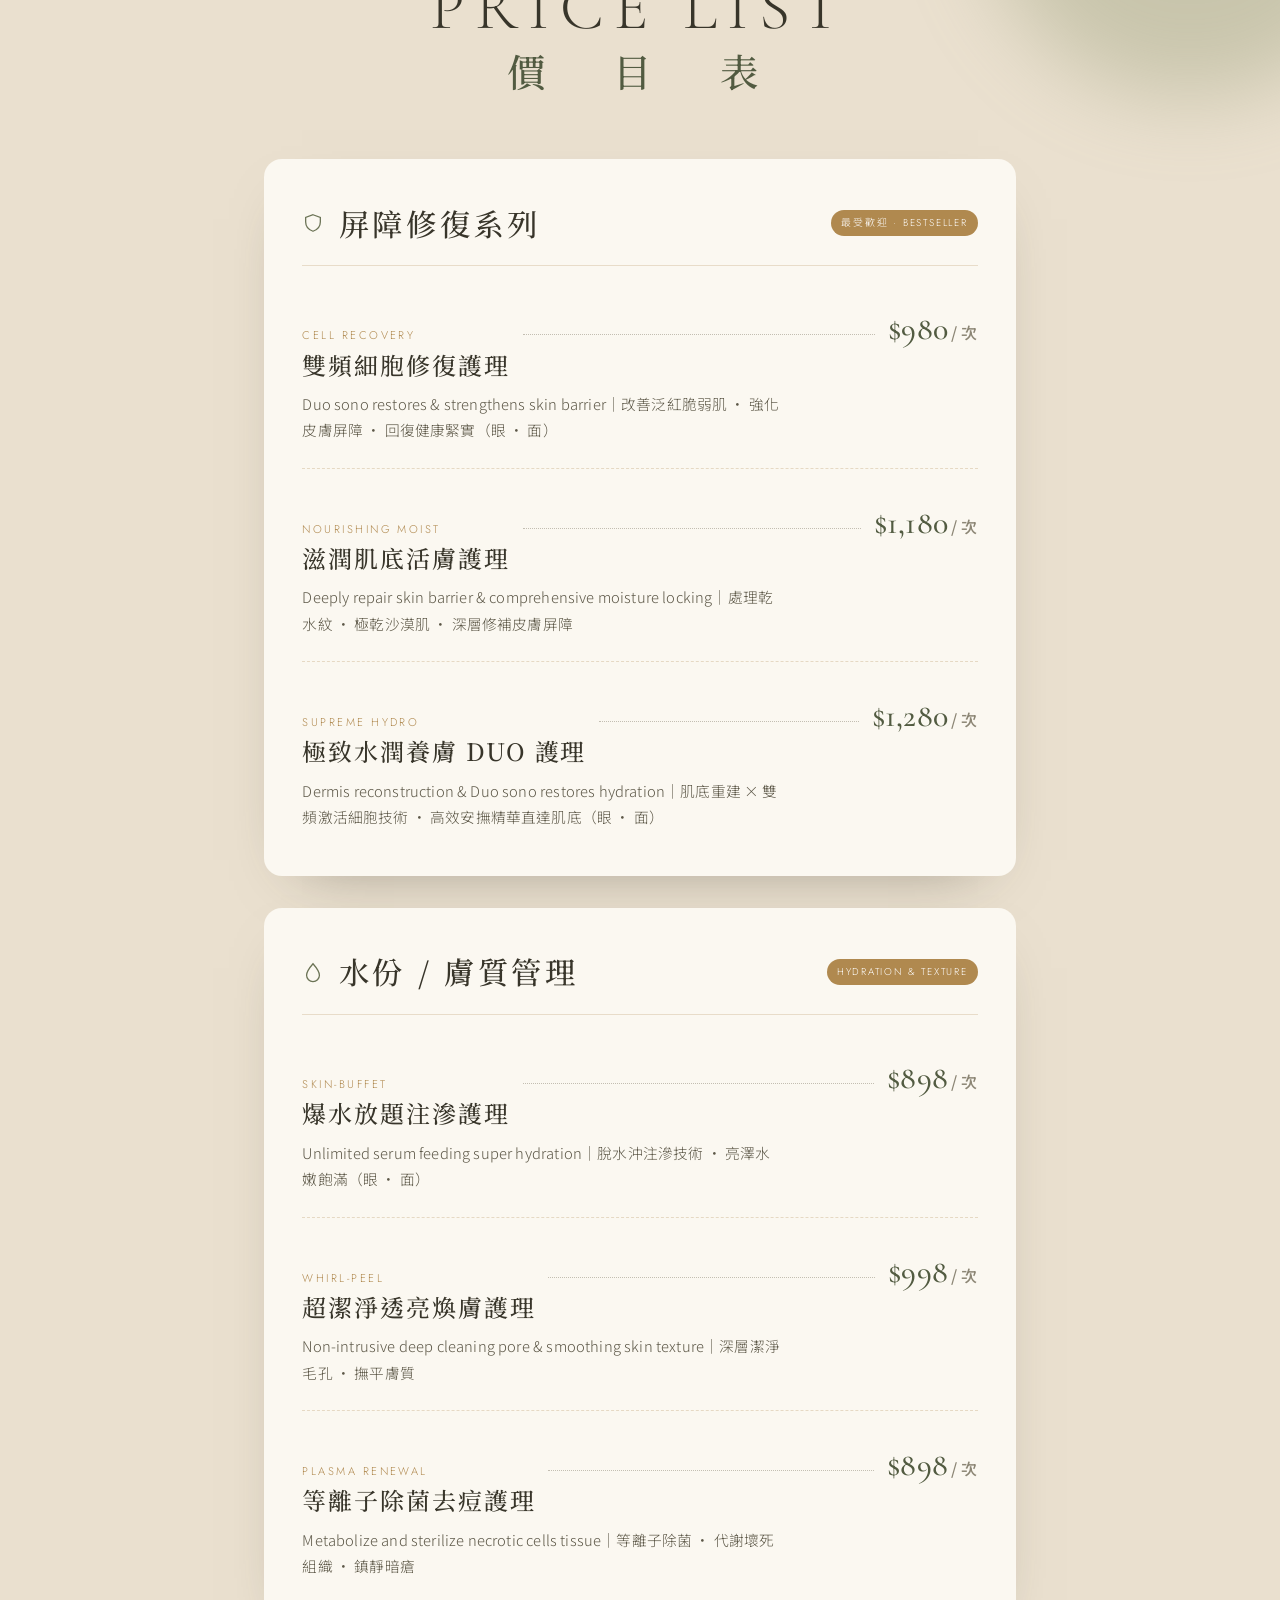
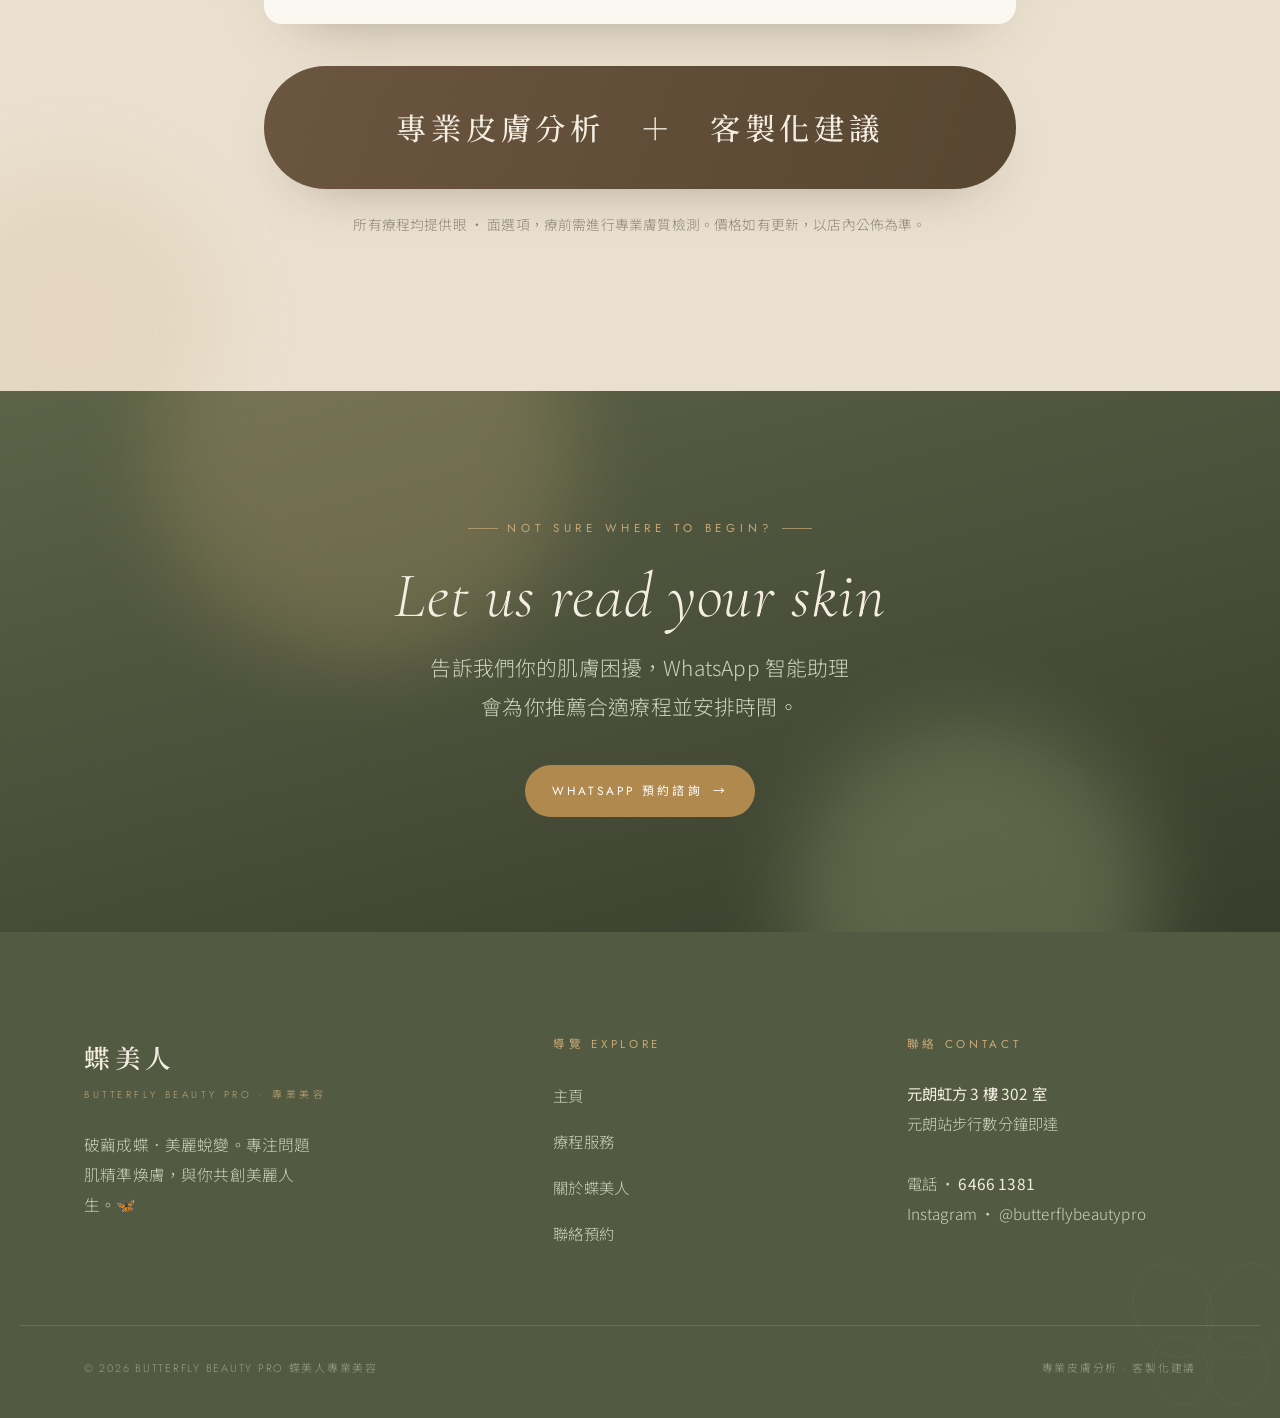
<file: project/services.html>
<!DOCTYPE html>
<html lang="zh-HK">
<head>
<meta charset="UTF-8" />
<meta name="viewport" content="width=device-width, initial-scale=1.0" />
<title>療程服務 — 蝶美人專業美容 Butterfly Beauty Pro</title>
<meta name="description" content="蝶美人招牌療程與價目表：屏障修復系列、水份膚質管理、無針水光肌、3D 膠原蝶變術、逆轉蝶齡抗衰系列。專業皮膚分析 + 客製化建議。" />
<link rel="preconnect" href="https://fonts.googleapis.com" />
<link rel="preconnect" href="https://fonts.gstatic.com" crossorigin />
<link href="https://fonts.googleapis.com/css2?family=Cormorant+Garamond:ital,wght@0,300;0,400;0,500;0,600;1,400;1,500&family=Jost:wght@400;500&family=Noto+Sans+TC:wght@300;400;500&family=Noto+Serif+TC:wght@300;400;500;600;700&display=swap" rel="stylesheet" />
<link rel="stylesheet" href="assets/styles.css" />
</head>
<body>

<!-- ===================== NAV ===================== -->
<nav class="nav on-hero">
  <div class="nav-logo">
    <a class="lk" href="index.html" aria-label="Butterfly Beauty Pro 主頁">
      <img src="assets/logo.png" alt="Butterfly Beauty Pro 蝶美人專業美容" class="logo-img" />
    </a>
  </div>
  <div class="nav-links">
    <a href="index.html">主頁</a>
    <a href="services.html" class="active">療程服務</a>
    <a href="about.html">關於蝶美人</a>
    <a href="contact.html">聯絡預約</a>
  </div>
  <a class="btn btn-gold nav-cta" data-wa>預約諮詢</a>
  <button class="nav-toggle" aria-label="選單"><span></span><span></span><span></span></button>
</nav>
<div class="mobile-menu">
  <a href="index.html">主頁<span class="en">Home</span></a>
  <a href="services.html">療程服務<span class="en">Services</span></a>
  <a href="about.html">關於蝶美人<span class="en">About</span></a>
  <a href="contact.html">聯絡預約<span class="en">Contact</span></a>
  <a class="btn btn-gold" data-wa>預約諮詢</a>
</div>

<!-- ===================== PAGE HEADER ===================== -->
<header class="page-head" data-hero data-screen-label="Services header">
  <div class="dapple">
    <span style="width:460px;height:460px;background:#7c8760;top:-160px;left:-100px;"></span>
    <span style="width:340px;height:340px;background:#c7a878;bottom:-120px;right:8%;opacity:0.3;"></span>
  </div>
  <div class="wrap page-head-inner">
    <p class="eyebrow on-dark reveal">Treatments &amp; Pricing</p>
    <h1 class="display reveal d1" style="color:var(--on-dark);font-size:clamp(2.8rem,7vw,5.6rem);">療程<span class="it">服務</span></h1>
    <p class="reveal d2 page-head-sub">按膚況精準分級，從急救修復到抗衰緊緻——<br />每一道療程，都是為你而設的蝶變旅程。</p>
  </div>
</header>

<!-- ===================== SIGNATURE TREATMENTS ===================== -->
<section class="section">
  <div class="wrap">
    <div class="center" style="margin-bottom:clamp(2.6rem,5vw,4.4rem);">
      <p class="eyebrow is-centered reveal">Signature Journeys</p>
      <h2 class="sec-title reveal d1">招牌蝶變療程</h2>
    </div>
    <div class="feat-list">
      <article class="feat reveal">
        <div class="feat-img"><img src="assets/img/svc-sensitive.jpg" alt="敏感肌救星 從受損到新生" class="poster" loading="lazy" /></div>
        <div class="feat-text">
          <span class="feat-stage">幼嫩期 · Rescue</span>
          <h3 class="h-tc">敏感肌救星｜從受損到新生</h3>
          <p class="h-en feat-en">Open the metamorphosis of your skin</p>
          <p>針對泛紅、敏感與脆弱屏障的急救方案。先穩定發炎、舒緩不適，再層層修復，重建肌膚健康的第一道防線，讓受損肌重拾安定與緊實。</p>
        </div>
      </article>
      <article class="feat is-rev reveal">
        <div class="feat-img"><img src="assets/img/svc-hydra.jpg" alt="煥采水光肌 極速補水鎖水" class="poster" loading="lazy" /></div>
        <div class="feat-text">
          <span class="feat-stage">蛻變期 · Renewal</span>
          <h3 class="h-tc">無針水光肌｜極速補水鎖水</h3>
          <p class="h-en feat-en">Hydra-glow, water-locked radiance</p>
          <p>解決「外油內乾」肌膚，告別卡粉浮粉。以非侵入式注滲技術，將精華直達肌底，深層補水並長效鎖水，喚回水潤透亮與飽滿光澤。</p>
        </div>
      </article>
      <article class="feat reveal">
        <div class="feat-img"><img src="assets/img/svc-spa.jpg" alt="五感蝶愈 意式香薰面部 Spa 頌缽音療" class="poster" loading="lazy" /></div>
        <div class="feat-text">
          <span class="feat-stage">五感沉浸 · Sensory</span>
          <h3 class="h-tc">五感蝶愈｜意式香薰面部 Spa ＋ 頌缽音療</h3>
          <p class="h-en feat-en">A five-sense immersion · body &amp; mind at rest</p>
          <p>結合意式香薰面部護理與頌缽音療的沉浸式體驗。在悠揚共鳴與溫潤手法之間，身心療愈、靜心入境，重啟肌膚與身心的能量場。</p>
        </div>
      </article>
      <article class="feat is-rev reveal">
        <div class="feat-img"><img src="assets/img/svc-antiage.jpg" alt="逆轉蝶齡 抗衰系列" class="poster" loading="lazy" /></div>
        <div class="feat-text">
          <span class="feat-stage">振翅期 · Radiance</span>
          <h3 class="h-tc">逆轉蝶齡｜抗衰系列</h3>
          <p class="h-en feat-en">Reverse the years, bloom anew</p>
          <p>由淺至深全面更新肌膚——緊緻瘦面、膠原增生、淡化紋理、提升蘋果肌。標靶重塑立體輪廓，由肌底找回年輕彈性，助你破繭成蝶。</p>
        </div>
      </article>
      <article class="feat reveal">
        <div class="feat-img"><img src="assets/img/svc-3d.jpg" alt="3D 膠原蝶變術 綻放年輕新肌" class="poster" loading="lazy" /></div>
        <div class="feat-text">
          <span class="feat-stage">振翅期 · Radiance</span>
          <h3 class="h-tc">3D 膠原蝶變術｜綻放年輕新肌</h3>
          <p class="h-en feat-en">3D collagen renewal</p>
          <p>立體激活三層肌底膠原新生，緊緻、飽滿、撫平凹凸與細紋。為肌膚重建支撐力，綻放彈潤透亮的年輕新肌。</p>
        </div>
      </article>
      <article class="feat is-rev reveal">
        <div class="feat-img"><img src="assets/img/svc-luminous.jpg" alt="光羽循生 Luminous Revival" class="poster" loading="lazy" /></div>
        <div class="feat-text">
          <span class="feat-stage">煥光 · Luminous</span>
          <h3 class="h-tc">光羽循生｜Luminous Revival</h3>
          <p class="h-en feat-en">Farewell to dull &amp; tired skin</p>
          <p>告別「熬夜肌」的暗濁與蠟黃。喚醒疲態肌膚的循環與光采，回復緊緻有活力的明亮氣色，由內透出自然好氣息。</p>
        </div>
      </article>
    </div>
  </div>
</section>

<!-- ===================== PRICE LIST ===================== -->
<section class="section price-sec" data-screen-label="Price list">
  <div class="dapple">
    <span style="width:420px;height:420px;background:#8a936b;top:-100px;right:-120px;opacity:0.35;"></span>
    <span style="width:300px;height:300px;background:#c7a878;bottom:-80px;left:-80px;opacity:0.16;"></span>
  </div>
  <div class="wrap-narrow" style="position:relative;z-index:2;">
    <div class="center" style="margin-bottom:clamp(2.8rem,5vw,4.4rem);">
      <p class="eyebrow is-centered reveal">Price List</p>
      <h2 class="sec-title-en reveal d1" style="font-style:normal;font-weight:300;letter-spacing:0.16em;">PRICE LIST</h2>
      <p class="h-tc reveal d2" style="font-size:clamp(1.6rem,3.4vw,2.4rem);letter-spacing:0.4em;margin-top:0.3rem;color:var(--sage-deep);">價　目　表</p>
    </div>

    <div class="price-group reveal">
      <div class="price-cat">
        <span class="price-cat-ic">
          <svg width="22" height="22" viewBox="0 0 24 24" fill="none" stroke="currentColor" stroke-width="1.4" aria-hidden="true"><path d="M12 3 L20 6 V11 C20 16 16.5 19.5 12 21 C7.5 19.5 4 16 4 11 V6 Z"/></svg>
        </span>
        <h3 class="h-tc">屏障修復系列</h3>
        <span class="price-cat-tag">最受歡迎 · Bestseller</span>
      </div>
      <ul class="price-menu">
        <li class="reveal">
          <div class="pm-main">
            <div class="pm-name"><span class="pm-en">CELL RECOVERY</span><span class="pm-tc">雙頻細胞修復護理</span></div>
            <span class="pm-dots"></span>
            <span class="pm-price">$980<i>/ 次</i></span>
          </div>
          <p class="pm-desc">Duo sono restores &amp; strengthens skin barrier｜改善泛紅脆弱肌 · 強化皮膚屏障 · 回復健康緊實（眼 · 面）</p>
        </li>
        <li class="reveal">
          <div class="pm-main">
            <div class="pm-name"><span class="pm-en">NOURISHING MOIST</span><span class="pm-tc">滋潤肌底活膚護理</span></div>
            <span class="pm-dots"></span>
            <span class="pm-price">$1,180<i>/ 次</i></span>
          </div>
          <p class="pm-desc">Deeply repair skin barrier &amp; comprehensive moisture locking｜處理乾水紋 · 極乾沙漠肌 · 深層修補皮膚屏障</p>
        </li>
        <li class="reveal">
          <div class="pm-main">
            <div class="pm-name"><span class="pm-en">SUPREME HYDRO</span><span class="pm-tc">極致水潤養膚 DUO 護理</span></div>
            <span class="pm-dots"></span>
            <span class="pm-price">$1,280<i>/ 次</i></span>
          </div>
          <p class="pm-desc">Dermis reconstruction &amp; Duo sono restores hydration｜肌底重建 × 雙頻激活細胞技術 · 高效安撫精華直達肌底（眼 · 面）</p>
        </li>
      </ul>
    </div>

    <div class="price-group reveal">
      <div class="price-cat">
        <span class="price-cat-ic">
          <svg width="22" height="22" viewBox="0 0 24 24" fill="none" stroke="currentColor" stroke-width="1.4" aria-hidden="true"><path d="M12 3 C12 3 5 11 5 15.5 A7 7 0 0 0 19 15.5 C19 11 12 3 12 3 Z"/></svg>
        </span>
        <h3 class="h-tc">水份 / 膚質管理</h3>
        <span class="price-cat-tag">Hydration &amp; Texture</span>
      </div>
      <ul class="price-menu">
        <li class="reveal">
          <div class="pm-main">
            <div class="pm-name"><span class="pm-en">SKIN-BUFFET</span><span class="pm-tc">爆水放題注滲護理</span></div>
            <span class="pm-dots"></span>
            <span class="pm-price">$898<i>/ 次</i></span>
          </div>
          <p class="pm-desc">Unlimited serum feeding super hydration｜脫水沖注滲技術 · 亮澤水嫩飽滿（眼 · 面）</p>
        </li>
        <li class="reveal">
          <div class="pm-main">
            <div class="pm-name"><span class="pm-en">WHIRL-PEEL</span><span class="pm-tc">超潔淨透亮煥膚護理</span></div>
            <span class="pm-dots"></span>
            <span class="pm-price">$998<i>/ 次</i></span>
          </div>
          <p class="pm-desc">Non-intrusive deep cleaning pore &amp; smoothing skin texture｜深層潔淨毛孔 · 撫平膚質</p>
        </li>
        <li class="reveal">
          <div class="pm-main">
            <div class="pm-name"><span class="pm-en">PLASMA RENEWAL</span><span class="pm-tc">等離子除菌去痘護理</span></div>
            <span class="pm-dots"></span>
            <span class="pm-price">$898<i>/ 次</i></span>
          </div>
          <p class="pm-desc">Metabolize and sterilize necrotic cells tissue｜等離子除菌 · 代謝壞死組織 · 鎮靜暗瘡</p>
        </li>
      </ul>
    </div>

    <div class="price-foot reveal">專業皮膚分析　＋　客製化建議</div>
    <p class="price-note reveal">所有療程均提供眼 · 面選項，療前需進行專業膚質檢測。價格如有更新，以店內公佈為準。</p>
  </div>
</section>

<!-- ===================== CTA ===================== -->
<section class="cta-band" data-screen-label="Services CTA">
  <div class="dapple">
    <span style="width:420px;height:420px;background:#c7a878;top:-150px;left:12%;opacity:0.26;"></span>
    <span style="width:360px;height:360px;background:#7c8760;bottom:-150px;right:10%;opacity:0.5;"></span>
  </div>
  <div class="wrap center" style="position:relative;z-index:2;">
    <p class="eyebrow is-centered on-dark reveal">Not sure where to begin?</p>
    <h2 class="sec-title-en reveal d1" style="color:var(--on-dark);">Let us read your skin</h2>
    <p class="reveal d2" style="color:var(--on-dark-soft);font-size:clamp(1.1rem,1.8vw,1.3rem);max-width:40ch;margin:1.2rem auto 2.4rem;line-height:1.9;">
      告訴我們你的肌膚困擾，WhatsApp 智能助理會為你推薦合適療程並安排時間。
    </p>
    <a class="btn btn-gold reveal d3" data-wa>WhatsApp 預約諮詢<span class="arrow">→</span></a>
  </div>
</section>

<!-- ===================== FOOTER ===================== -->
<footer class="footer">
  <div class="wrap footer-grid">
    <div>
      <div class="f-logo"><div class="tc">蝶美人</div><div class="en">Butterfly Beauty Pro · 專業美容</div></div>
      <p class="f-tag">破繭成蝶．美麗蛻變。專注問題肌精準煥膚，與你共創美麗人生。🦋</p>
    </div>
    <div>
      <h4>導覽 Explore</h4>
      <ul>
        <li><a href="index.html">主頁</a></li>
        <li><a href="services.html">療程服務</a></li>
        <li><a href="about.html">關於蝶美人</a></li>
        <li><a href="contact.html">聯絡預約</a></li>
      </ul>
    </div>
    <div>
      <h4>聯絡 Contact</h4>
      <p class="f-info">
        <strong>元朗虹方 3 樓 302 室</strong><br />
        元朗站步行數分鐘即達<br /><br />
        電話 · <strong>6466 1381</strong><br />
        <a href="https://www.instagram.com/butterflybeautypro/" target="_blank" rel="noopener">Instagram · @butterflybeautypro</a>
      </p>
    </div>
  </div>
  <div class="wrap footer-bottom">
    <span>© 2026 Butterfly Beauty Pro 蝶美人專業美容</span>
    <span>專業皮膚分析 · 客製化建議</span>
  </div>
  <div class="footer-bfly">
    <svg class="bfly" width="220" height="220" viewBox="0 0 48 48" fill="none" stroke="currentColor" stroke-width="0.5" aria-hidden="true">
      <ellipse cx="16" cy="18" rx="8.5" ry="10.5" transform="rotate(-22 16 18)"/>
      <ellipse cx="32" cy="18" rx="8.5" ry="10.5" transform="rotate(22 32 18)"/>
      <ellipse cx="17.5" cy="31" rx="6" ry="7.5" transform="rotate(-15 17.5 31)"/>
      <ellipse cx="30.5" cy="31" rx="6" ry="7.5" transform="rotate(15 30.5 31)"/>
      <line x1="24" y1="15" x2="24" y2="35"/>
    </svg>
  </div>
</footer>

<style>
.page-head {
  background: linear-gradient(165deg, #5c6347 0%, #474f3a 60%, #3c4230 100%);
  padding: clamp(8rem,16vw,12rem) 0 clamp(3.5rem,7vw,6rem);
  position: relative; overflow: hidden;
}
.page-head-inner { position: relative; z-index: 2; }
.page-head-sub { color: var(--on-dark-soft); font-size: clamp(1.05rem,1.7vw,1.25rem); line-height: 2; margin-top: 1.4rem; max-width: 46ch; }

.feat-list { display: flex; flex-direction: column; gap: clamp(3rem,6vw,5.5rem); }
.feat { display: grid; grid-template-columns: 1fr 1fr; gap: clamp(2rem,4vw,4rem); align-items: center; }
.feat.is-rev .feat-img { order: 2; }
.feat-img .ph { box-shadow: var(--shadow-card); }
.feat-stage { font-family: var(--label); font-size: 0.66rem; letter-spacing: 0.24em; text-transform: uppercase; color: var(--gold); }
.feat-text h3 { font-size: clamp(1.5rem,2.6vw,2.1rem); margin: 0.7rem 0 0; letter-spacing: 0.08em; line-height: 1.4; }
.feat-en { font-style: italic; color: var(--ink-faint); font-size: 1.1rem; margin: 0.3rem 0 1.2rem; }
.feat-text p:last-child { font-size: 1rem; line-height: 1.95; color: var(--ink-soft); margin: 0; }

.price-sec { background: var(--cream-deep); position: relative; overflow: hidden; }
.price-group { background: var(--paper); border-radius: var(--radius-lg); padding: clamp(1.8rem,3.5vw,3rem) clamp(1.6rem,3vw,2.8rem); box-shadow: var(--shadow-soft); margin-bottom: 2rem; }
.price-cat { display: flex; align-items: center; gap: 0.9rem; padding-bottom: 1.4rem; margin-bottom: 0.6rem; border-bottom: 1px solid rgba(176,137,79,0.25); flex-wrap: wrap; }
.price-cat-ic { color: var(--sage); display: flex; }
.price-cat h3 { font-size: clamp(1.4rem,2.6vw,1.9rem); letter-spacing: 0.12em; }
.price-cat-tag { font-family: var(--label); font-size: 0.62rem; letter-spacing: 0.18em; text-transform: uppercase; color: #fff; background: var(--gold); padding: 0.4em 1em; border-radius: 999px; margin-left: auto; }
.price-menu { list-style: none; padding: 0; margin: 0; }
.price-menu li { padding: 1.5rem 0; border-bottom: 1px dashed rgba(176,137,79,0.28); }
.price-menu li:last-child { border-bottom: 0; padding-bottom: 0; }
.pm-main { display: flex; align-items: baseline; gap: 0.8rem; }
.pm-name { display: flex; flex-direction: column; gap: 0.15rem; }
.pm-en { font-family: var(--label); font-size: 0.7rem; letter-spacing: 0.22em; text-transform: uppercase; color: var(--gold); }
.pm-tc { font-family: var(--serif-tc); font-weight: 500; font-size: clamp(1.15rem,2vw,1.5rem); letter-spacing: 0.08em; color: var(--ink); line-height: 1.3; }
.pm-dots { flex: 1; border-bottom: 1px dotted rgba(140,134,117,0.5); transform: translateY(-4px); min-width: 20px; }
.pm-price { font-family: var(--serif-en); font-size: clamp(1.5rem,2.6vw,2rem); font-weight: 500; color: var(--sage-deep); white-space: nowrap; }
.pm-price i { font-style: normal; font-family: var(--sans-tc); font-size: 0.5em; color: var(--ink-faint); margin-left: 0.2em; }
.pm-desc { margin: 0.7rem 0 0; font-size: 0.92rem; line-height: 1.8; color: var(--ink-soft); max-width: 60ch; }

.price-foot { text-align: center; background: linear-gradient(110deg, #6b5640, #574631); color: var(--cream); font-family: var(--serif-tc); font-weight: 500; font-size: clamp(1.3rem,2.6vw,1.9rem); letter-spacing: 0.16em; padding: 1.1em 1.4em; border-radius: 999px; margin-top: 2.6rem; box-shadow: var(--shadow-soft); }
.price-note { text-align: center; font-size: 0.86rem; color: var(--ink-faint); margin-top: 1.4rem; line-height: 1.8; }

@media (max-width: 880px) {
  .feat, .feat.is-rev { grid-template-columns: 1fr; }
  .feat.is-rev .feat-img { order: 0; }
  .feat-img { max-width: 480px; }
  .pm-main { flex-wrap: wrap; }
  .pm-dots { display: none; }
  .pm-price { margin-left: auto; }
}
</style>
<script src="assets/site.js"></script>
</body>
</html>
</file>
<file: assets/styles.css>
/* ============================================================
   Butterfly Beauty Pro 蝶美人 — Shared Design System
   Botanical serene · sage + cream + gold · high-fashion serif
   ============================================================ */

:root {
  /* — Palette — */
  --sage-deep:   #525B41;   /* deepest, for dark sections */
  --sage:        #6B7355;   /* primary green */
  --sage-mid:    #8A936B;   /* price-list green */
  --sage-soft:   #AAB290;   /* soft accents */
  --sage-mist:   #DCE0CE;   /* pale tint */

  --cream:       #F4EEE2;   /* warm page base */
  --cream-deep:  #EAE0CF;   /* beige band */
  --paper:       #FBF8F1;   /* card paper */
  --paper-pure:  #FFFEFB;

  --gold:        #B0894F;   /* accent / hairlines */
  --gold-soft:   #C7A878;
  --gold-pale:   #E5D6BC;

  --ink:         #38352A;   /* near-black warm brown */
  --ink-soft:    #5C5747;
  --ink-faint:   #8C8675;

  --on-dark:        #F4EEE2;
  --on-dark-soft:   #CDD2BC;
  --on-dark-faint:  #9AA284;

  /* — Type — */
  --serif-en: "Cormorant Garamond", "Noto Serif TC", serif;
  --serif-tc: "Noto Serif TC", "Cormorant Garamond", serif;
  --sans-tc:  "Noto Sans TC", -apple-system, sans-serif;
  --label:    "Jost", "Noto Sans TC", sans-serif;

  /* — Rhythm — */
  --maxw: 1240px;
  --gutter: clamp(22px, 5vw, 72px);
  --section-y: clamp(72px, 11vw, 168px);
  --radius: 8px;
  --radius-lg: 18px;
  --shadow-soft: 0 22px 60px -38px rgba(56, 53, 42, 0.55);
  --shadow-card: 0 30px 80px -50px rgba(56, 53, 42, 0.65);
}

* { box-sizing: border-box; }

html { scroll-behavior: smooth; -webkit-text-size-adjust: 100%; }

body {
  margin: 0;
  background: var(--cream);
  color: var(--ink);
  font-family: var(--sans-tc);
  font-size: 17px;
  line-height: 1.85;
  font-weight: 300;
  letter-spacing: 0.01em;
  -webkit-font-smoothing: antialiased;
  text-rendering: optimizeLegibility;
  overflow-x: hidden;
}

img { max-width: 100%; display: block; }
a { color: inherit; text-decoration: none; }

/* ---------- Layout helpers ---------- */
.wrap { max-width: var(--maxw); margin: 0 auto; padding-inline: var(--gutter); }
.wrap-narrow { max-width: 880px; margin: 0 auto; padding-inline: var(--gutter); }
.section { padding-block: var(--section-y); position: relative; }
.center { text-align: center; }

/* ---------- Eyebrow / labels ---------- */
.eyebrow {
  font-family: var(--label);
  font-weight: 400;
  font-size: 0.72rem;
  letter-spacing: 0.42em;
  text-transform: uppercase;
  color: var(--gold);
  display: inline-flex;
  align-items: center;
  gap: 0.85em;
  margin: 0 0 1.4rem;
}
.eyebrow::before {
  content: "";
  width: 30px; height: 1px;
  background: currentColor;
  opacity: 0.7;
}
.eyebrow.is-centered { justify-content: center; }
.eyebrow.is-centered::after {
  content: "";
  width: 30px; height: 1px;
  background: currentColor;
  opacity: 0.7;
}
.eyebrow.on-dark { color: var(--gold-soft); }

/* ---------- Headings ---------- */
h1, h2, h3, h4 { margin: 0; font-weight: 400; }

.display {
  font-family: var(--serif-en);
  font-weight: 300;
  line-height: 0.98;
  letter-spacing: 0.005em;
  font-size: clamp(3.2rem, 8.5vw, 7rem);
}
.display .it { font-style: italic; font-weight: 400; }

.h-tc {
  font-family: var(--serif-tc);
  font-weight: 500;
  line-height: 1.28;
  letter-spacing: 0.06em;
}
.h-en {
  font-family: var(--serif-en);
  font-weight: 300;
  letter-spacing: 0.02em;
}

.sec-title {
  font-family: var(--serif-tc);
  font-weight: 500;
  font-size: clamp(1.9rem, 4vw, 3rem);
  line-height: 1.3;
  letter-spacing: 0.07em;
}
.sec-title-en {
  font-family: var(--serif-en);
  font-style: italic;
  font-weight: 300;
  font-size: clamp(2.4rem, 5vw, 4rem);
  line-height: 1.05;
  letter-spacing: 0.01em;
}

.lede {
  font-size: clamp(1.05rem, 1.5vw, 1.25rem);
  line-height: 1.95;
  color: var(--ink-soft);
  font-weight: 300;
}
.muted { color: var(--ink-faint); }
.gold-text { color: var(--gold); }

/* ---------- Butterfly mark (ellipses + lines only) ---------- */
.bfly { display: inline-block; vertical-align: middle; }
.bfly path, .bfly line, .bfly ellipse, .bfly circle { vector-effect: non-scaling-stroke; }

/* ---------- Buttons ---------- */
.btn {
  font-family: var(--label);
  font-weight: 400;
  font-size: 0.74rem;
  letter-spacing: 0.26em;
  text-transform: uppercase;
  display: inline-flex;
  align-items: center;
  gap: 0.9em;
  padding: 1.15em 2.2em;
  border-radius: 999px;
  border: 1px solid transparent;
  cursor: pointer;
  transition: all 0.45s cubic-bezier(0.22, 1, 0.36, 1);
  white-space: nowrap;
}
.btn-solid {
  background: var(--sage-deep);
  color: var(--on-dark);
}
.btn-solid:hover { background: var(--ink); transform: translateY(-2px); box-shadow: var(--shadow-soft); }
.btn-gold {
  background: var(--gold);
  color: #fff;
}
.btn-gold:hover { background: var(--gold-soft); transform: translateY(-2px); box-shadow: 0 18px 40px -22px rgba(176,137,79,0.7); }
.btn-ghost {
  background: transparent;
  color: var(--ink);
  border-color: rgba(56,53,42,0.28);
}
.btn-ghost:hover { border-color: var(--ink); background: rgba(56,53,42,0.04); }
.btn-ghost.on-dark { color: var(--on-dark); border-color: rgba(244,238,226,0.45); }
.btn-ghost.on-dark:hover { background: rgba(244,238,226,0.08); border-color: var(--on-dark); }
.btn .arrow { transition: transform 0.45s cubic-bezier(0.22,1,0.36,1); }
.btn:hover .arrow { transform: translateX(4px); }

/* ---------- Hairline divider ---------- */
.hr-gold { height: 1px; background: linear-gradient(90deg, transparent, var(--gold-pale), transparent); border: 0; margin: 0; }

/* ============================================================
   NAVBAR
   ============================================================ */
.nav {
  position: fixed; top: 0; left: 0; right: 0; z-index: 100;
  display: flex; align-items: center; justify-content: space-between;
  padding: 1.5rem var(--gutter);
  transition: background 0.5s ease, padding 0.5s ease, box-shadow 0.5s ease;
}
.nav.solid {
  background: rgba(251, 248, 241, 0.86);
  backdrop-filter: blur(14px);
  -webkit-backdrop-filter: blur(14px);
  padding-block: 1rem;
  box-shadow: 0 1px 0 rgba(176,137,79,0.16);
}
.nav-logo { display: flex; align-items: center; gap: 0.7rem; }
.nav-logo .lk { display: flex; align-items: center; gap: 0.7rem; background: var(--paper); padding: 11px 22px; border-radius: 13px; border: 1px solid rgba(176,137,79,0.28); box-shadow: 0 16px 40px -20px rgba(56,53,42,0.55); transition: padding 0.5s ease, box-shadow 0.5s ease; }
.nav.solid .nav-logo .lk { padding: 8px 18px; box-shadow: 0 8px 22px -14px rgba(56,53,42,0.45); }
.logo-img { height: 64px; width: auto; display: block; transition: height 0.5s ease; }
.nav.solid .logo-img { height: 48px; }
.f-logo-img { height: 84px; width: auto; display: block; }
@media (max-width: 560px) {
  .nav-logo .lk { padding: 8px 14px; }
  .logo-img, .nav.solid .logo-img { height: 42px; }
}
.nav-logo .mark { color: var(--gold); }
.nav-logo .word { line-height: 1; }
.nav-logo .word .tc {
  font-family: var(--serif-tc); font-weight: 600;
  font-size: 1.18rem; letter-spacing: 0.22em; color: var(--ink);
  display: block;
}
.nav-logo .word .en {
  font-family: var(--label); font-weight: 400;
  font-size: 0.56rem; letter-spacing: 0.4em; text-transform: uppercase;
  color: var(--gold); margin-top: 0.32em;
}
.nav.on-hero:not(.solid) .word .tc { color: var(--on-dark); }
.nav.on-hero:not(.solid) .word .en { color: var(--gold-pale); }
.nav.on-hero:not(.solid) .mark { color: var(--gold-pale); }

.nav-links { display: flex; align-items: center; gap: 2.6rem; }
.nav-links a {
  font-family: var(--label); font-weight: 400;
  font-size: 0.78rem; letter-spacing: 0.16em; text-transform: uppercase;
  color: var(--ink-soft); position: relative; padding-block: 0.3rem;
  transition: color 0.3s ease; white-space: nowrap;
}
.nav.on-hero:not(.solid) .nav-links a { color: var(--on-dark-soft); }
.nav-links a::after {
  content: ""; position: absolute; left: 0; bottom: 0;
  width: 0; height: 1px; background: var(--gold); transition: width 0.4s ease;
}
.nav-links a:hover { color: var(--gold); }
.nav.on-hero:not(.solid) .nav-links a:hover { color: var(--on-dark); }
.nav-links a:hover::after, .nav-links a.active::after { width: 100%; }
.nav-links a.active { color: var(--gold); }
.nav-cta { margin-left: 0.6rem; }

.nav-toggle { display: none; background: none; border: 0; cursor: pointer; flex-direction: column; gap: 5px; padding: 8px; }
.nav-toggle span { width: 26px; height: 1.5px; background: var(--ink); transition: 0.3s; }
.nav.on-hero:not(.solid) .nav-toggle span { background: var(--on-dark); }

/* mobile menu */
.mobile-menu {
  position: fixed; inset: 0; z-index: 99;
  background: var(--cream);
  display: flex; flex-direction: column; align-items: center; justify-content: center;
  gap: 1.6rem;
  opacity: 0; pointer-events: none; transition: opacity 0.4s ease;
}
.mobile-menu.open { opacity: 1; pointer-events: auto; }
.mobile-menu a {
  font-family: var(--serif-tc); font-weight: 500;
  font-size: 1.7rem; letter-spacing: 0.14em; color: var(--ink);
}
.mobile-menu a .en { display: block; font-family: var(--label); font-size: 0.7rem; letter-spacing: 0.3em; text-transform: uppercase; color: var(--gold); text-align: center; margin-top: 0.2em; }
.mobile-menu .btn { margin-top: 1rem; }

/* ============================================================
   FOOTER
   ============================================================ */
.footer {
  background: var(--sage-deep);
  color: var(--on-dark);
  padding-block: clamp(60px, 8vw, 110px) 2.5rem;
  position: relative;
  overflow: hidden;
}
.footer-grid {
  display: grid;
  grid-template-columns: 1.4fr 1fr 1fr;
  gap: clamp(2.5rem, 5vw, 5rem);
  position: relative; z-index: 2;
}
.footer h4 {
  font-family: var(--label); font-weight: 400;
  font-size: 0.72rem; letter-spacing: 0.32em; text-transform: uppercase;
  color: var(--gold-soft); margin-bottom: 1.5rem;
}
.footer .f-logo .tc { font-family: var(--serif-tc); font-weight: 600; font-size: 1.6rem; letter-spacing: 0.18em; }
.footer .f-logo .en { font-family: var(--label); font-size: 0.62rem; letter-spacing: 0.36em; text-transform: uppercase; color: var(--gold-soft); margin-top: 0.5em; }
.footer .f-tag { color: var(--on-dark-soft); margin-top: 1.6rem; max-width: 30ch; font-size: 0.98rem; line-height: 1.9; }
.footer ul { list-style: none; padding: 0; margin: 0; display: flex; flex-direction: column; gap: 0.9rem; }
.footer ul a, .footer .f-info { color: var(--on-dark-soft); font-size: 0.96rem; transition: color 0.3s; }
.footer ul a:hover { color: var(--on-dark); }
.footer .f-info { line-height: 1.95; }
.footer .f-info strong { color: var(--on-dark); font-weight: 400; }
.footer-bottom {
  margin-top: clamp(3rem, 6vw, 5rem);
  padding-top: 2rem;
  border-top: 1px solid rgba(244,238,226,0.14);
  display: flex; justify-content: space-between; align-items: center; flex-wrap: wrap; gap: 1rem;
  position: relative; z-index: 2;
}
.footer-bottom, .footer-bottom a { font-family: var(--label); font-size: 0.68rem; letter-spacing: 0.16em; text-transform: uppercase; color: var(--on-dark-faint); }
.footer-bottom a:hover { color: var(--on-dark); }
.footer-bfly { position: absolute; right: -40px; bottom: -30px; color: rgba(199,168,120,0.1); z-index: 1; }

/* ============================================================
   Reveal on scroll
   Resting state is VISIBLE; the hidden start is only applied once JS
   confirms the page is painting (html.reveal-on, added via rAF). This
   guarantees content shows for no-JS, print, and paused/backgrounded
   captures, while live viewers still get the fade-in.
   ============================================================ */
.reveal { opacity: 1; transform: none; transition: opacity 1s cubic-bezier(0.22,1,0.36,1), transform 1s cubic-bezier(0.22,1,0.36,1); }
html.reveal-on .reveal { opacity: 0; transform: translateY(26px); }
html.reveal-on .reveal.in { opacity: 1; transform: none; }
.reveal.d1 { transition-delay: 0.1s; }
.reveal.d2 { transition-delay: 0.2s; }
.reveal.d3 { transition-delay: 0.3s; }
.reveal.d4 { transition-delay: 0.4s; }
@media (prefers-reduced-motion: reduce) {
  html.reveal-on .reveal { opacity: 1; transform: none; transition: none; }
  html { scroll-behavior: auto; }
}

/* ============================================================
   Polished image placeholders
   ============================================================ */
.ph {
  position: relative;
  background:
    repeating-linear-gradient(135deg, rgba(138,147,107,0.10) 0 2px, transparent 2px 13px),
    linear-gradient(160deg, var(--sage-mist), var(--cream-deep));
  border: 1px solid rgba(176,137,79,0.22);
  display: flex; align-items: center; justify-content: center;
  overflow: hidden;
  color: var(--sage);
}
.ph::after {
  content: attr(data-label);
  font-family: var(--label); font-size: 0.62rem; letter-spacing: 0.28em; text-transform: uppercase;
  color: rgba(82,91,65,0.55);
  text-align: center; padding: 0 1.4em; line-height: 1.8;
}
.ph.on-dark {
  background:
    repeating-linear-gradient(135deg, rgba(244,238,226,0.07) 0 2px, transparent 2px 13px),
    linear-gradient(160deg, rgba(82,91,65,0.6), rgba(56,53,42,0.5));
  border-color: rgba(199,168,120,0.3);
}
.ph.on-dark::after { color: rgba(229,214,188,0.6); }
.ph .ph-bfly { position: absolute; opacity: 0.16; color: var(--sage); }

/* Real photo / poster tiles (square brand posters) */
.poster { width: 100%; aspect-ratio: 1 / 1; object-fit: cover; display: block; border-radius: var(--radius-lg); box-shadow: var(--shadow-card); background: var(--sage-mist); }
.card-photo { width: 100%; aspect-ratio: 1 / 1; object-fit: cover; display: block; border-bottom: 1px solid rgba(176,137,79,0.15); background: var(--sage-mist); }

/* ============================================================
   Dappled botanical light (soft blurred shapes, no SVG leaves)
   ============================================================ */
.dapple { position: absolute; inset: 0; overflow: hidden; pointer-events: none; z-index: 0; }
.dapple span {
  position: absolute; border-radius: 50%;
  filter: blur(42px);
  opacity: 0.5;
}

/* ============================================================
   Shared section blocks reused across pages (stats + CTA band)
   ============================================================ */
.stats-band { background: var(--cream-deep); padding-block: clamp(3rem, 6vw, 5rem); border-block: 1px solid rgba(176,137,79,0.18); }
.stats-grid { display: grid; grid-template-columns: repeat(3, 1fr); gap: 2rem; text-align: center; }
.stat { display: flex; flex-direction: column; gap: 0.6rem; position: relative; }
.stat:not(:last-child)::after { content: ""; position: absolute; right: 0; top: 15%; bottom: 15%; width: 1px; background: rgba(176,137,79,0.3); }
.stat-num { font-size: clamp(2.8rem, 6vw, 4.6rem); color: var(--sage-deep); font-weight: 300; line-height: 1; }
.stat-num i { font-style: normal; color: var(--gold); font-size: 0.55em; }
.stat-label { font-family: var(--label); font-size: 0.72rem; letter-spacing: 0.16em; text-transform: uppercase; color: var(--ink-faint); }

.cta-band { background: linear-gradient(165deg, #5c6347, #383d2c); padding-block: clamp(4.5rem, 9vw, 8rem); position: relative; overflow: hidden; }
.cta-bfly { color: var(--gold-soft); display: inline-block; margin-bottom: 1.4rem; }
.cta-phone { margin-top: 1.6rem; font-style: italic; font-size: 1.15rem; color: var(--on-dark-faint); letter-spacing: 0.08em; }

/* ============================================================
   Responsive
   ============================================================ */
@media (max-width: 880px) {
  .nav-links { display: none; }
  .nav-toggle { display: flex; }
  .nav-cta { display: none; }
  .footer-grid { grid-template-columns: 1fr; gap: 2.6rem; }
  .stats-grid { grid-template-columns: 1fr; gap: 2.4rem; }
  .stat:not(:last-child)::after { display: none; }
  .stat:not(:last-child) { padding-bottom: 2.4rem; border-bottom: 1px solid rgba(176,137,79,0.22); }
}
</file>
<file: project/assets/styles.css>
/* ============================================================
   Butterfly Beauty Pro 蝶美人 — Shared Design System
   Botanical serene · sage + cream + gold · high-fashion serif
   ============================================================ */

:root {
  /* — Palette — */
  --sage-deep:   #525B41;   /* deepest, for dark sections */
  --sage:        #6B7355;   /* primary green */
  --sage-mid:    #8A936B;   /* price-list green */
  --sage-soft:   #AAB290;   /* soft accents */
  --sage-mist:   #DCE0CE;   /* pale tint */

  --cream:       #F4EEE2;   /* warm page base */
  --cream-deep:  #EAE0CF;   /* beige band */
  --paper:       #FBF8F1;   /* card paper */
  --paper-pure:  #FFFEFB;

  --gold:        #B0894F;   /* accent / hairlines */
  --gold-soft:   #C7A878;
  --gold-pale:   #E5D6BC;

  --ink:         #38352A;   /* near-black warm brown */
  --ink-soft:    #5C5747;
  --ink-faint:   #8C8675;

  --on-dark:        #F4EEE2;
  --on-dark-soft:   #CDD2BC;
  --on-dark-faint:  #9AA284;

  /* — Type — */
  --serif-en: "Cormorant Garamond", "Noto Serif TC", serif;
  --serif-tc: "Noto Serif TC", "Cormorant Garamond", serif;
  --sans-tc:  "Noto Sans TC", -apple-system, sans-serif;
  --label:    "Jost", "Noto Sans TC", sans-serif;

  /* — Rhythm — */
  --maxw: 1240px;
  --gutter: clamp(22px, 5vw, 72px);
  --section-y: clamp(72px, 11vw, 168px);
  --radius: 8px;
  --radius-lg: 18px;
  --shadow-soft: 0 22px 60px -38px rgba(56, 53, 42, 0.55);
  --shadow-card: 0 30px 80px -50px rgba(56, 53, 42, 0.65);
}

* { box-sizing: border-box; }

html { scroll-behavior: smooth; -webkit-text-size-adjust: 100%; }

body {
  margin: 0;
  background: var(--cream);
  color: var(--ink);
  font-family: var(--sans-tc);
  font-size: 17px;
  line-height: 1.85;
  font-weight: 300;
  letter-spacing: 0.01em;
  -webkit-font-smoothing: antialiased;
  text-rendering: optimizeLegibility;
  overflow-x: hidden;
}

img { max-width: 100%; display: block; }
a { color: inherit; text-decoration: none; }

/* ---------- Layout helpers ---------- */
.wrap { max-width: var(--maxw); margin: 0 auto; padding-inline: var(--gutter); }
.wrap-narrow { max-width: 880px; margin: 0 auto; padding-inline: var(--gutter); }
.section { padding-block: var(--section-y); position: relative; }
.center { text-align: center; }

/* ---------- Eyebrow / labels ---------- */
.eyebrow {
  font-family: var(--label);
  font-weight: 400;
  font-size: 0.72rem;
  letter-spacing: 0.42em;
  text-transform: uppercase;
  color: var(--gold);
  display: inline-flex;
  align-items: center;
  gap: 0.85em;
  margin: 0 0 1.4rem;
}
.eyebrow::before {
  content: "";
  width: 30px; height: 1px;
  background: currentColor;
  opacity: 0.7;
}
.eyebrow.is-centered { justify-content: center; }
.eyebrow.is-centered::after {
  content: "";
  width: 30px; height: 1px;
  background: currentColor;
  opacity: 0.7;
}
.eyebrow.on-dark { color: var(--gold-soft); }

/* ---------- Headings ---------- */
h1, h2, h3, h4 { margin: 0; font-weight: 400; }

.display {
  font-family: var(--serif-en);
  font-weight: 300;
  line-height: 0.98;
  letter-spacing: 0.005em;
  font-size: clamp(3.2rem, 8.5vw, 7rem);
}
.display .it { font-style: italic; font-weight: 400; }

.h-tc {
  font-family: var(--serif-tc);
  font-weight: 500;
  line-height: 1.28;
  letter-spacing: 0.06em;
}
.h-en {
  font-family: var(--serif-en);
  font-weight: 300;
  letter-spacing: 0.02em;
}

.sec-title {
  font-family: var(--serif-tc);
  font-weight: 500;
  font-size: clamp(1.9rem, 4vw, 3rem);
  line-height: 1.3;
  letter-spacing: 0.07em;
}
.sec-title-en {
  font-family: var(--serif-en);
  font-style: italic;
  font-weight: 300;
  font-size: clamp(2.4rem, 5vw, 4rem);
  line-height: 1.05;
  letter-spacing: 0.01em;
}

.lede {
  font-size: clamp(1.05rem, 1.5vw, 1.25rem);
  line-height: 1.95;
  color: var(--ink-soft);
  font-weight: 300;
}
.muted { color: var(--ink-faint); }
.gold-text { color: var(--gold); }

/* ---------- Butterfly mark (ellipses + lines only) ---------- */
.bfly { display: inline-block; vertical-align: middle; }
.bfly path, .bfly line, .bfly ellipse, .bfly circle { vector-effect: non-scaling-stroke; }

/* ---------- Buttons ---------- */
.btn {
  font-family: var(--label);
  font-weight: 400;
  font-size: 0.74rem;
  letter-spacing: 0.26em;
  text-transform: uppercase;
  display: inline-flex;
  align-items: center;
  gap: 0.9em;
  padding: 1.15em 2.2em;
  border-radius: 999px;
  border: 1px solid transparent;
  cursor: pointer;
  transition: all 0.45s cubic-bezier(0.22, 1, 0.36, 1);
  white-space: nowrap;
}
.btn-solid {
  background: var(--sage-deep);
  color: var(--on-dark);
}
.btn-solid:hover { background: var(--ink); transform: translateY(-2px); box-shadow: var(--shadow-soft); }
.btn-gold {
  background: var(--gold);
  color: #fff;
}
.btn-gold:hover { background: var(--gold-soft); transform: translateY(-2px); box-shadow: 0 18px 40px -22px rgba(176,137,79,0.7); }
.btn-ghost {
  background: transparent;
  color: var(--ink);
  border-color: rgba(56,53,42,0.28);
}
.btn-ghost:hover { border-color: var(--ink); background: rgba(56,53,42,0.04); }
.btn-ghost.on-dark { color: var(--on-dark); border-color: rgba(244,238,226,0.45); }
.btn-ghost.on-dark:hover { background: rgba(244,238,226,0.08); border-color: var(--on-dark); }
.btn .arrow { transition: transform 0.45s cubic-bezier(0.22,1,0.36,1); }
.btn:hover .arrow { transform: translateX(4px); }

/* ---------- Hairline divider ---------- */
.hr-gold { height: 1px; background: linear-gradient(90deg, transparent, var(--gold-pale), transparent); border: 0; margin: 0; }

/* ============================================================
   NAVBAR
   ============================================================ */
.nav {
  position: fixed; top: 0; left: 0; right: 0; z-index: 100;
  display: flex; align-items: center; justify-content: space-between;
  padding: 1.5rem var(--gutter);
  transition: background 0.5s ease, padding 0.5s ease, box-shadow 0.5s ease;
}
.nav.solid {
  background: rgba(251, 248, 241, 0.86);
  backdrop-filter: blur(14px);
  -webkit-backdrop-filter: blur(14px);
  padding-block: 1rem;
  box-shadow: 0 1px 0 rgba(176,137,79,0.16);
}
.nav-logo { display: flex; align-items: center; gap: 0.7rem; }
.nav-logo .lk { display: flex; align-items: center; gap: 0.7rem; background: var(--paper); padding: 11px 22px; border-radius: 13px; border: 1px solid rgba(176,137,79,0.28); box-shadow: 0 16px 40px -20px rgba(56,53,42,0.55); transition: padding 0.5s ease, box-shadow 0.5s ease; }
.nav.solid .nav-logo .lk { padding: 8px 18px; box-shadow: 0 8px 22px -14px rgba(56,53,42,0.45); }
.logo-img { height: 64px; width: auto; display: block; transition: height 0.5s ease; }
.nav.solid .logo-img { height: 48px; }
.f-logo-img { height: 84px; width: auto; display: block; }
@media (max-width: 560px) {
  .nav-logo .lk { padding: 8px 14px; }
  .logo-img, .nav.solid .logo-img { height: 42px; }
}
.nav-logo .mark { color: var(--gold); }
.nav-logo .word { line-height: 1; }
.nav-logo .word .tc {
  font-family: var(--serif-tc); font-weight: 600;
  font-size: 1.18rem; letter-spacing: 0.22em; color: var(--ink);
  display: block;
}
.nav-logo .word .en {
  font-family: var(--label); font-weight: 400;
  font-size: 0.56rem; letter-spacing: 0.4em; text-transform: uppercase;
  color: var(--gold); margin-top: 0.32em;
}
.nav.on-hero:not(.solid) .word .tc { color: var(--on-dark); }
.nav.on-hero:not(.solid) .word .en { color: var(--gold-pale); }
.nav.on-hero:not(.solid) .mark { color: var(--gold-pale); }

.nav-links { display: flex; align-items: center; gap: 2.6rem; }
.nav-links a {
  font-family: var(--label); font-weight: 400;
  font-size: 0.78rem; letter-spacing: 0.16em; text-transform: uppercase;
  color: var(--ink-soft); position: relative; padding-block: 0.3rem;
  transition: color 0.3s ease; white-space: nowrap;
}
.nav.on-hero:not(.solid) .nav-links a { color: var(--on-dark-soft); }
.nav-links a::after {
  content: ""; position: absolute; left: 0; bottom: 0;
  width: 0; height: 1px; background: var(--gold); transition: width 0.4s ease;
}
.nav-links a:hover { color: var(--gold); }
.nav.on-hero:not(.solid) .nav-links a:hover { color: var(--on-dark); }
.nav-links a:hover::after, .nav-links a.active::after { width: 100%; }
.nav-links a.active { color: var(--gold); }
.nav-cta { margin-left: 0.6rem; }

.nav-toggle { display: none; background: none; border: 0; cursor: pointer; flex-direction: column; gap: 5px; padding: 8px; }
.nav-toggle span { width: 26px; height: 1.5px; background: var(--ink); transition: 0.3s; }
.nav.on-hero:not(.solid) .nav-toggle span { background: var(--on-dark); }

/* mobile menu */
.mobile-menu {
  position: fixed; inset: 0; z-index: 99;
  background: var(--cream);
  display: flex; flex-direction: column; align-items: center; justify-content: center;
  gap: 1.6rem;
  opacity: 0; pointer-events: none; transition: opacity 0.4s ease;
}
.mobile-menu.open { opacity: 1; pointer-events: auto; }
.mobile-menu a {
  font-family: var(--serif-tc); font-weight: 500;
  font-size: 1.7rem; letter-spacing: 0.14em; color: var(--ink);
}
.mobile-menu a .en { display: block; font-family: var(--label); font-size: 0.7rem; letter-spacing: 0.3em; text-transform: uppercase; color: var(--gold); text-align: center; margin-top: 0.2em; }
.mobile-menu .btn { margin-top: 1rem; }

/* ============================================================
   FOOTER
   ============================================================ */
.footer {
  background: var(--sage-deep);
  color: var(--on-dark);
  padding-block: clamp(60px, 8vw, 110px) 2.5rem;
  position: relative;
  overflow: hidden;
}
.footer-grid {
  display: grid;
  grid-template-columns: 1.4fr 1fr 1fr;
  gap: clamp(2.5rem, 5vw, 5rem);
  position: relative; z-index: 2;
}
.footer h4 {
  font-family: var(--label); font-weight: 400;
  font-size: 0.72rem; letter-spacing: 0.32em; text-transform: uppercase;
  color: var(--gold-soft); margin-bottom: 1.5rem;
}
.footer .f-logo .tc { font-family: var(--serif-tc); font-weight: 600; font-size: 1.6rem; letter-spacing: 0.18em; }
.footer .f-logo .en { font-family: var(--label); font-size: 0.62rem; letter-spacing: 0.36em; text-transform: uppercase; color: var(--gold-soft); margin-top: 0.5em; }
.footer .f-tag { color: var(--on-dark-soft); margin-top: 1.6rem; max-width: 30ch; font-size: 0.98rem; line-height: 1.9; }
.footer ul { list-style: none; padding: 0; margin: 0; display: flex; flex-direction: column; gap: 0.9rem; }
.footer ul a, .footer .f-info { color: var(--on-dark-soft); font-size: 0.96rem; transition: color 0.3s; }
.footer ul a:hover { color: var(--on-dark); }
.footer .f-info { line-height: 1.95; }
.footer .f-info strong { color: var(--on-dark); font-weight: 400; }
.footer-bottom {
  margin-top: clamp(3rem, 6vw, 5rem);
  padding-top: 2rem;
  border-top: 1px solid rgba(244,238,226,0.14);
  display: flex; justify-content: space-between; align-items: center; flex-wrap: wrap; gap: 1rem;
  position: relative; z-index: 2;
}
.footer-bottom, .footer-bottom a { font-family: var(--label); font-size: 0.68rem; letter-spacing: 0.16em; text-transform: uppercase; color: var(--on-dark-faint); }
.footer-bottom a:hover { color: var(--on-dark); }
.footer-bfly { position: absolute; right: -40px; bottom: -30px; color: rgba(199,168,120,0.1); z-index: 1; }

/* ============================================================
   Reveal on scroll
   Resting state is VISIBLE; the hidden start is only applied once JS
   confirms the page is painting (html.reveal-on, added via rAF). This
   guarantees content shows for no-JS, print, and paused/backgrounded
   captures, while live viewers still get the fade-in.
   ============================================================ */
.reveal { opacity: 1; transform: none; transition: opacity 1s cubic-bezier(0.22,1,0.36,1), transform 1s cubic-bezier(0.22,1,0.36,1); }
html.reveal-on .reveal { opacity: 0; transform: translateY(26px); }
html.reveal-on .reveal.in { opacity: 1; transform: none; }
.reveal.d1 { transition-delay: 0.1s; }
.reveal.d2 { transition-delay: 0.2s; }
.reveal.d3 { transition-delay: 0.3s; }
.reveal.d4 { transition-delay: 0.4s; }
@media (prefers-reduced-motion: reduce) {
  html.reveal-on .reveal { opacity: 1; transform: none; transition: none; }
  html { scroll-behavior: auto; }
}

/* ============================================================
   Polished image placeholders
   ============================================================ */
.ph {
  position: relative;
  background:
    repeating-linear-gradient(135deg, rgba(138,147,107,0.10) 0 2px, transparent 2px 13px),
    linear-gradient(160deg, var(--sage-mist), var(--cream-deep));
  border: 1px solid rgba(176,137,79,0.22);
  display: flex; align-items: center; justify-content: center;
  overflow: hidden;
  color: var(--sage);
}
.ph::after {
  content: attr(data-label);
  font-family: var(--label); font-size: 0.62rem; letter-spacing: 0.28em; text-transform: uppercase;
  color: rgba(82,91,65,0.55);
  text-align: center; padding: 0 1.4em; line-height: 1.8;
}
.ph.on-dark {
  background:
    repeating-linear-gradient(135deg, rgba(244,238,226,0.07) 0 2px, transparent 2px 13px),
    linear-gradient(160deg, rgba(82,91,65,0.6), rgba(56,53,42,0.5));
  border-color: rgba(199,168,120,0.3);
}
.ph.on-dark::after { color: rgba(229,214,188,0.6); }
.ph .ph-bfly { position: absolute; opacity: 0.16; color: var(--sage); }

/* Real photo / poster tiles (square brand posters) */
.poster { width: 100%; aspect-ratio: 1 / 1; object-fit: cover; display: block; border-radius: var(--radius-lg); box-shadow: var(--shadow-card); background: var(--sage-mist); }
.card-photo { width: 100%; aspect-ratio: 1 / 1; object-fit: cover; display: block; border-bottom: 1px solid rgba(176,137,79,0.15); background: var(--sage-mist); }

/* ============================================================
   Dappled botanical light (soft blurred shapes, no SVG leaves)
   ============================================================ */
.dapple { position: absolute; inset: 0; overflow: hidden; pointer-events: none; z-index: 0; }
.dapple span {
  position: absolute; border-radius: 50%;
  filter: blur(42px);
  opacity: 0.5;
}

/* ============================================================
   Shared section blocks reused across pages (stats + CTA band)
   ============================================================ */
.stats-band { background: var(--cream-deep); padding-block: clamp(3rem, 6vw, 5rem); border-block: 1px solid rgba(176,137,79,0.18); }
.stats-grid { display: grid; grid-template-columns: repeat(3, 1fr); gap: 2rem; text-align: center; }
.stat { display: flex; flex-direction: column; gap: 0.6rem; position: relative; }
.stat:not(:last-child)::after { content: ""; position: absolute; right: 0; top: 15%; bottom: 15%; width: 1px; background: rgba(176,137,79,0.3); }
.stat-num { font-size: clamp(2.8rem, 6vw, 4.6rem); color: var(--sage-deep); font-weight: 300; line-height: 1; }
.stat-num i { font-style: normal; color: var(--gold); font-size: 0.55em; }
.stat-label { font-family: var(--label); font-size: 0.72rem; letter-spacing: 0.16em; text-transform: uppercase; color: var(--ink-faint); }

.cta-band { background: linear-gradient(165deg, #5c6347, #383d2c); padding-block: clamp(4.5rem, 9vw, 8rem); position: relative; overflow: hidden; }
.cta-bfly { color: var(--gold-soft); display: inline-block; margin-bottom: 1.4rem; }
.cta-phone { margin-top: 1.6rem; font-style: italic; font-size: 1.15rem; color: var(--on-dark-faint); letter-spacing: 0.08em; }

/* ============================================================
   Responsive
   ============================================================ */
@media (max-width: 880px) {
  .nav-links { display: none; }
  .nav-toggle { display: flex; }
  .nav-cta { display: none; }
  .footer-grid { grid-template-columns: 1fr; gap: 2.6rem; }
  .stats-grid { grid-template-columns: 1fr; gap: 2.4rem; }
  .stat:not(:last-child)::after { display: none; }
  .stat:not(:last-child) { padding-bottom: 2.4rem; border-bottom: 1px solid rgba(176,137,79,0.22); }
}
</file>
